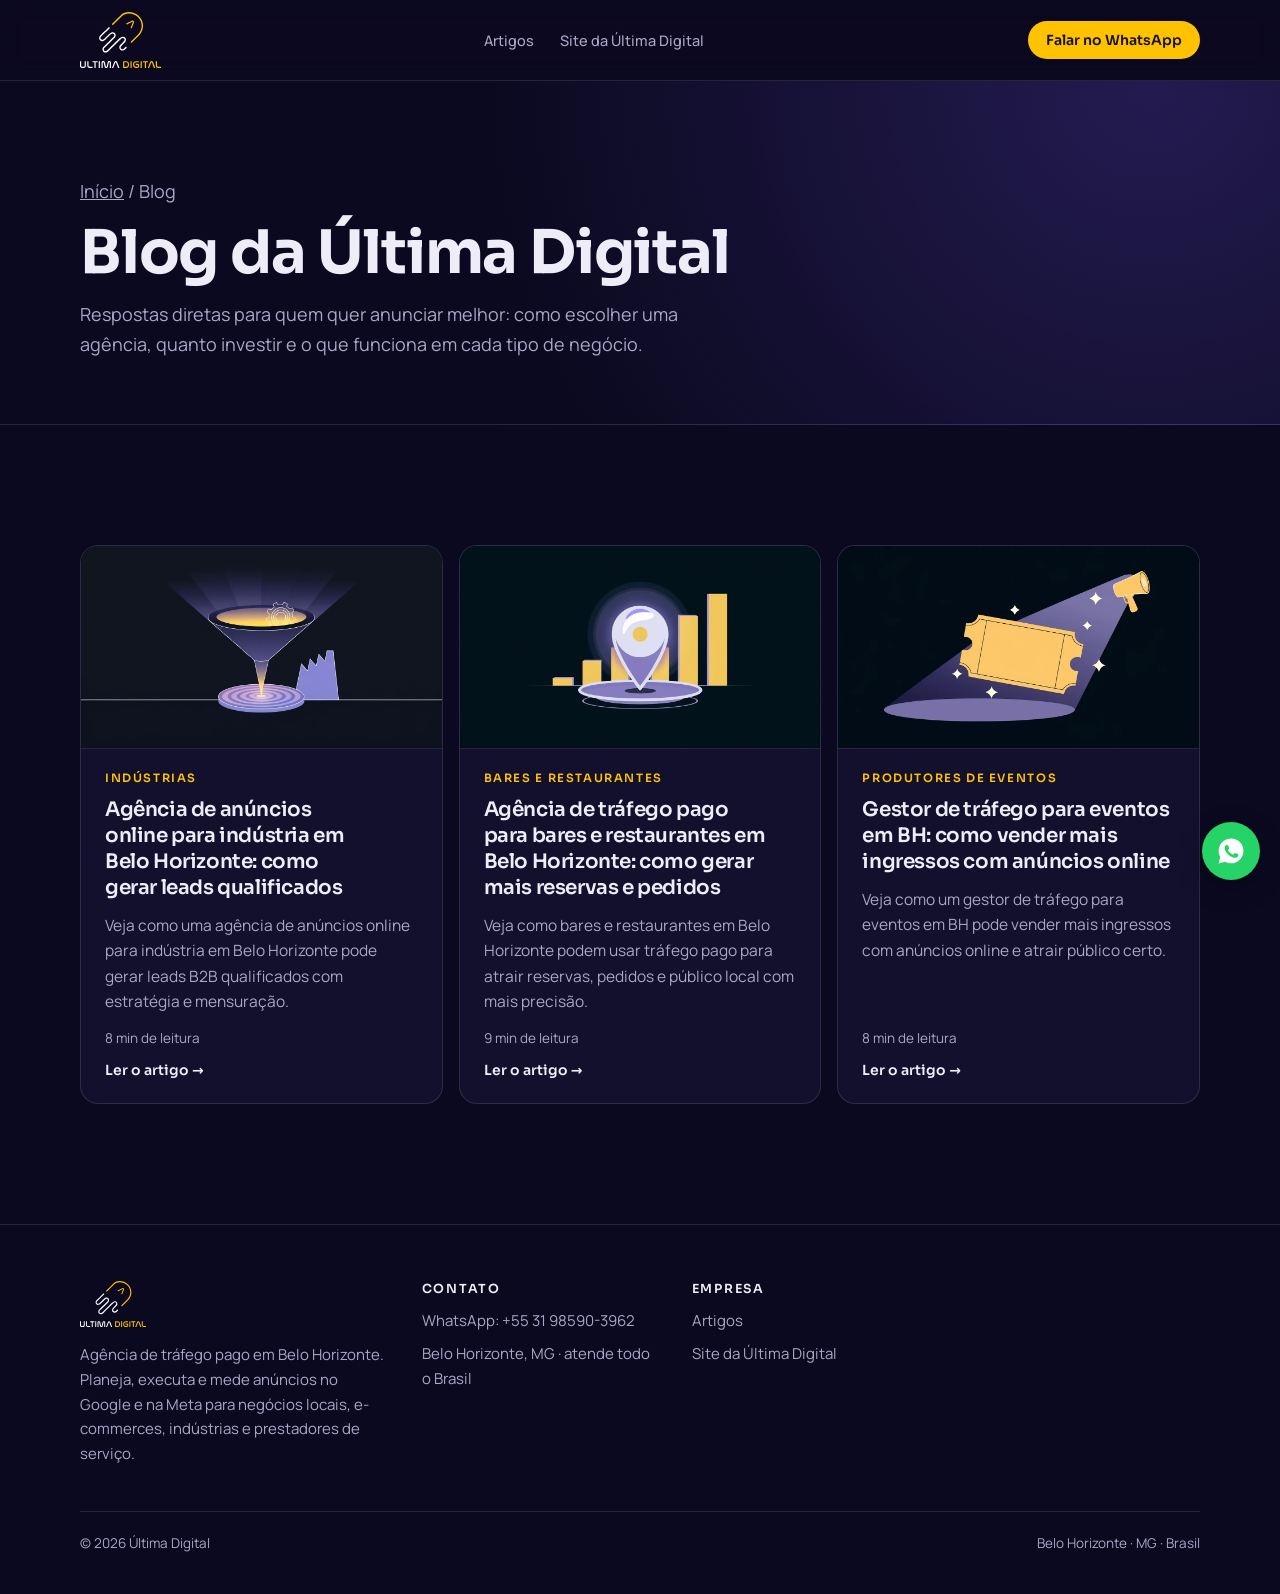
<file: index.html>
<!doctype html>
<html lang="pt-BR">
<head>
<meta name="robots" content="noindex, nofollow">
<meta charset="utf-8">
<meta name="viewport" content="width=device-width, initial-scale=1, viewport-fit=cover">
<title>Blog da Última Digital</title>
<meta name="description" content="Respostas diretas para quem quer anunciar melhor: como escolher uma agência, quanto investir e o que funciona em cada tipo de negócio.">
<link rel="canonical" href="https://blog.ultima-teste.local/">
<link rel="alternate" type="application/rss+xml" title="Última Digital" href="feed.xml">
<meta property="og:type" content="website">
<meta property="og:site_name" content="Última Digital">
<meta property="og:title" content="Blog da Última Digital">
<meta property="og:description" content="Respostas diretas para quem quer anunciar melhor: como escolher uma agência, quanto investir e o que funciona em cada tipo de negócio.">
<meta property="og:url" content="https://blog.ultima-teste.local/">
<meta property="og:image" content="https://blog.ultima-teste.local/assets/banner-v1.jpg">
<meta property="og:locale" content="pt_BR">
<meta name="twitter:card" content="summary_large_image">
<link rel="icon" href="assets/icone.svg">
<link rel="stylesheet" href="assets/fontes.css">
<style>:root{
  --fundo:#0b0920;--fundo-2:#13102e;--fundo-3:#1c1840;--fundo-rodape:#0b0920;
  --texto:#eeecf7;--suave:#aaa6c6;--destaque:#ffc200;--destaque-hover:#ffd34d;
  --texto-destaque:#17120a;--secundaria:#7b5cff;
  --fundo-rgb:11,9,32;--texto-rgb:238,236,247;--destaque-rgb:255,194,0;--secundaria-rgb:123,92,255;
  --titulo:'Sora',system-ui,sans-serif;--corpo:'Manrope',system-ui,-apple-system,'Segoe UI',sans-serif;
}</style>
<link rel="stylesheet" href="assets/estilo.css">
<script type="application/ld+json">{"@context":"https://schema.org","@type":"Blog","name":"Blog da \u00DAltima Digital","url":"https://blog.ultima-teste.local/","publisher":{"@id":"https://ultimadigital.com.br/#empresa"}}</script>
<script type="application/ld+json">{"@context":"https://schema.org","@type":"BreadcrumbList","itemListElement":[{"@type":"ListItem","position":1,"name":"In\u00EDcio","item":"https://ultimadigital.com.br/"},{"@type":"ListItem","position":2,"name":"Blog","item":"https://blog.ultima-teste.local/"}]}</script>
</head>
<body>

<header class="topo">
  <div class="cx">
    <a href="./" aria-label="Última Digital, início"><img src="assets/logo.svg" alt="Última Digital" width="200" height="56" style="height:56px;width:auto"></a>
    <nav aria-label="Seções">
      <a href="./">Artigos</a>
      <a href="https://ultimadigital.com.br/">Site da Última Digital</a>
    </nav>
    <a class="btn btn-amarelo" href="https://wa.me/5531985903962?text=Ol%C3%A1%21%20Vim%20pelo%20site%20e%20quero%20fazer%20meu%20neg%C3%B3cio%20crescer.">Falar no WhatsApp</a>
  </div>
</header>

<main>
<section class="blog-topo">
  <div class="cx">
    <p class="trilha"><a href="https://ultimadigital.com.br/">Início</a> / Blog</p>
    <h1>Blog da Última Digital</h1>
<p>Respostas diretas para quem quer anunciar melhor: como escolher uma agência, quanto investir e o que funciona em cada tipo de negócio.</p>  </div>
</section>
<section class="bloco"><div class="cx">
<ul class="blog-cards">
  <li class="blog-card"><a href="agencia-de-anuncios-online-para-industria-em-belo-horizonte-como-gerar/"><span class="capa-box"><img class="capa" src="assets/capas/agencia-de-anuncios-online-para-industria-em-belo-horizonte-como-gerar.webp" width="1280" height="718" loading="lazy" alt="Capa do artigo: Agência de anúncios online para indústria em Belo Horizonte: como gerar leads qualificados"></span><div class="corpo"><span class="tag">indústrias</span><h3>Agência de anúncios online para indústria em Belo Horizonte: como gerar leads qualificados</h3><p>Veja como uma agência de anúncios online para indústria em Belo Horizonte pode gerar leads B2B qualificados com estratégia e mensuração.</p>
    <span class="meta">8 min de leitura</span><span class="ler">Ler o artigo &rarr;</span></div></a></li>
  <li class="blog-card"><a href="agencia-de-trafego-pago-para-bares-e-restaurantes-em-belo-horizonte/"><span class="capa-box"><img class="capa" src="assets/capas/agencia-de-trafego-pago-para-bares-e-restaurantes-em-belo-horizonte.webp" width="1280" height="718" loading="lazy" alt="Capa do artigo: Agência de tráfego pago para bares e restaurantes em Belo Horizonte: como gerar mais reservas e pedidos"></span><div class="corpo"><span class="tag">bares e restaurantes</span><h3>Agência de tráfego pago para bares e restaurantes em Belo Horizonte: como gerar mais reservas e pedidos</h3><p>Veja como bares e restaurantes em Belo Horizonte podem usar tráfego pago para atrair reservas, pedidos e público local com mais precisão.</p>
    <span class="meta">9 min de leitura</span><span class="ler">Ler o artigo &rarr;</span></div></a></li>
  <li class="blog-card"><a href="gestor-de-trafego-para-eventos-em-bh-como-vender-mais-ingressos-com/"><span class="capa-box"><img class="capa" src="assets/capas/gestor-de-trafego-para-eventos-em-bh-como-vender-mais-ingressos-com.webp" width="1280" height="718" loading="lazy" alt="Capa do artigo: Gestor de tráfego para eventos em BH: como vender mais ingressos com anúncios online"></span><div class="corpo"><span class="tag">produtores de eventos</span><h3>Gestor de tráfego para eventos em BH: como vender mais ingressos com anúncios online</h3><p>Veja como um gestor de tráfego para eventos em BH pode vender mais ingressos com anúncios online e atrair público certo.</p>
    <span class="meta">8 min de leitura</span><span class="ler">Ler o artigo &rarr;</span></div></a></li>
</ul>

</div></section>

</main>

<footer>
  <div class="cx">
    <div class="rod">
      <div>
        <img src="assets/logo.svg" alt="Última Digital" width="200" height="46" style="height:46px;width:auto">
        <p>Agência de tráfego pago em Belo Horizonte. Planeja, executa e mede anúncios no Google e na Meta para negócios locais, e-commerces, indústrias e prestadores de serviço.</p>
      </div>
      <div>
        <h3>Contato</h3>
        <ul>
          <li>WhatsApp: +55 31 98590-3962</li>
          <li>Belo Horizonte, MG &middot; atende todo o Brasil</li>
        </ul>
      </div>
      <div>
        <h3>Empresa</h3>
        <ul>
          <li><a href="./">Artigos</a></li>
          <li><a href="https://ultimadigital.com.br/">Site da Última Digital</a></li>
        </ul>
      </div>
    </div>
    <div class="copy">
      <span>&copy; 2026 Última Digital</span>
      <span>Belo Horizonte &middot; MG &middot; Brasil</span>
    </div>
  </div>
</footer>

<a class="whats" href="https://wa.me/5531985903962?text=Ol%C3%A1%21%20Vim%20pelo%20site%20e%20quero%20fazer%20meu%20neg%C3%B3cio%20crescer." aria-label="Falar no WhatsApp">
  <svg viewBox="0 0 24 24" aria-hidden="true"><path fill="#fff" d="M12.04 2C6.58 2 2.13 6.45 2.13 11.91c0 1.75.46 3.45 1.32 4.95L2.05 22l5.25-1.38a9.9 9.9 0 0 0 4.74 1.21h.01c5.46 0 9.91-4.45 9.91-9.91A9.86 9.86 0 0 0 12.04 2Zm5.8 14.03c-.24.68-1.41 1.3-1.95 1.35-.5.05-.97.23-3.26-.68-2.76-1.09-4.5-3.91-4.64-4.09-.13-.18-1.1-1.47-1.1-2.81 0-1.33.7-1.99.95-2.26.24-.27.53-.34.71-.34h.51c.16 0 .38-.06.6.46.23.54.77 1.87.84 2 .07.14.11.3.02.48-.09.18-.14.29-.27.45-.14.16-.29.35-.41.47-.14.14-.28.28-.12.55.16.27.7 1.16 1.51 1.88 1.04.93 1.91 1.21 2.18 1.35.27.14.43.11.59-.07.16-.18.68-.79.86-1.07.18-.27.36-.23.61-.14.25.09 1.58.75 1.85.88.27.14.45.2.52.32.07.11.07.66-.17 1.33Z"/></svg>
</a>
</body>
</html>
</file>
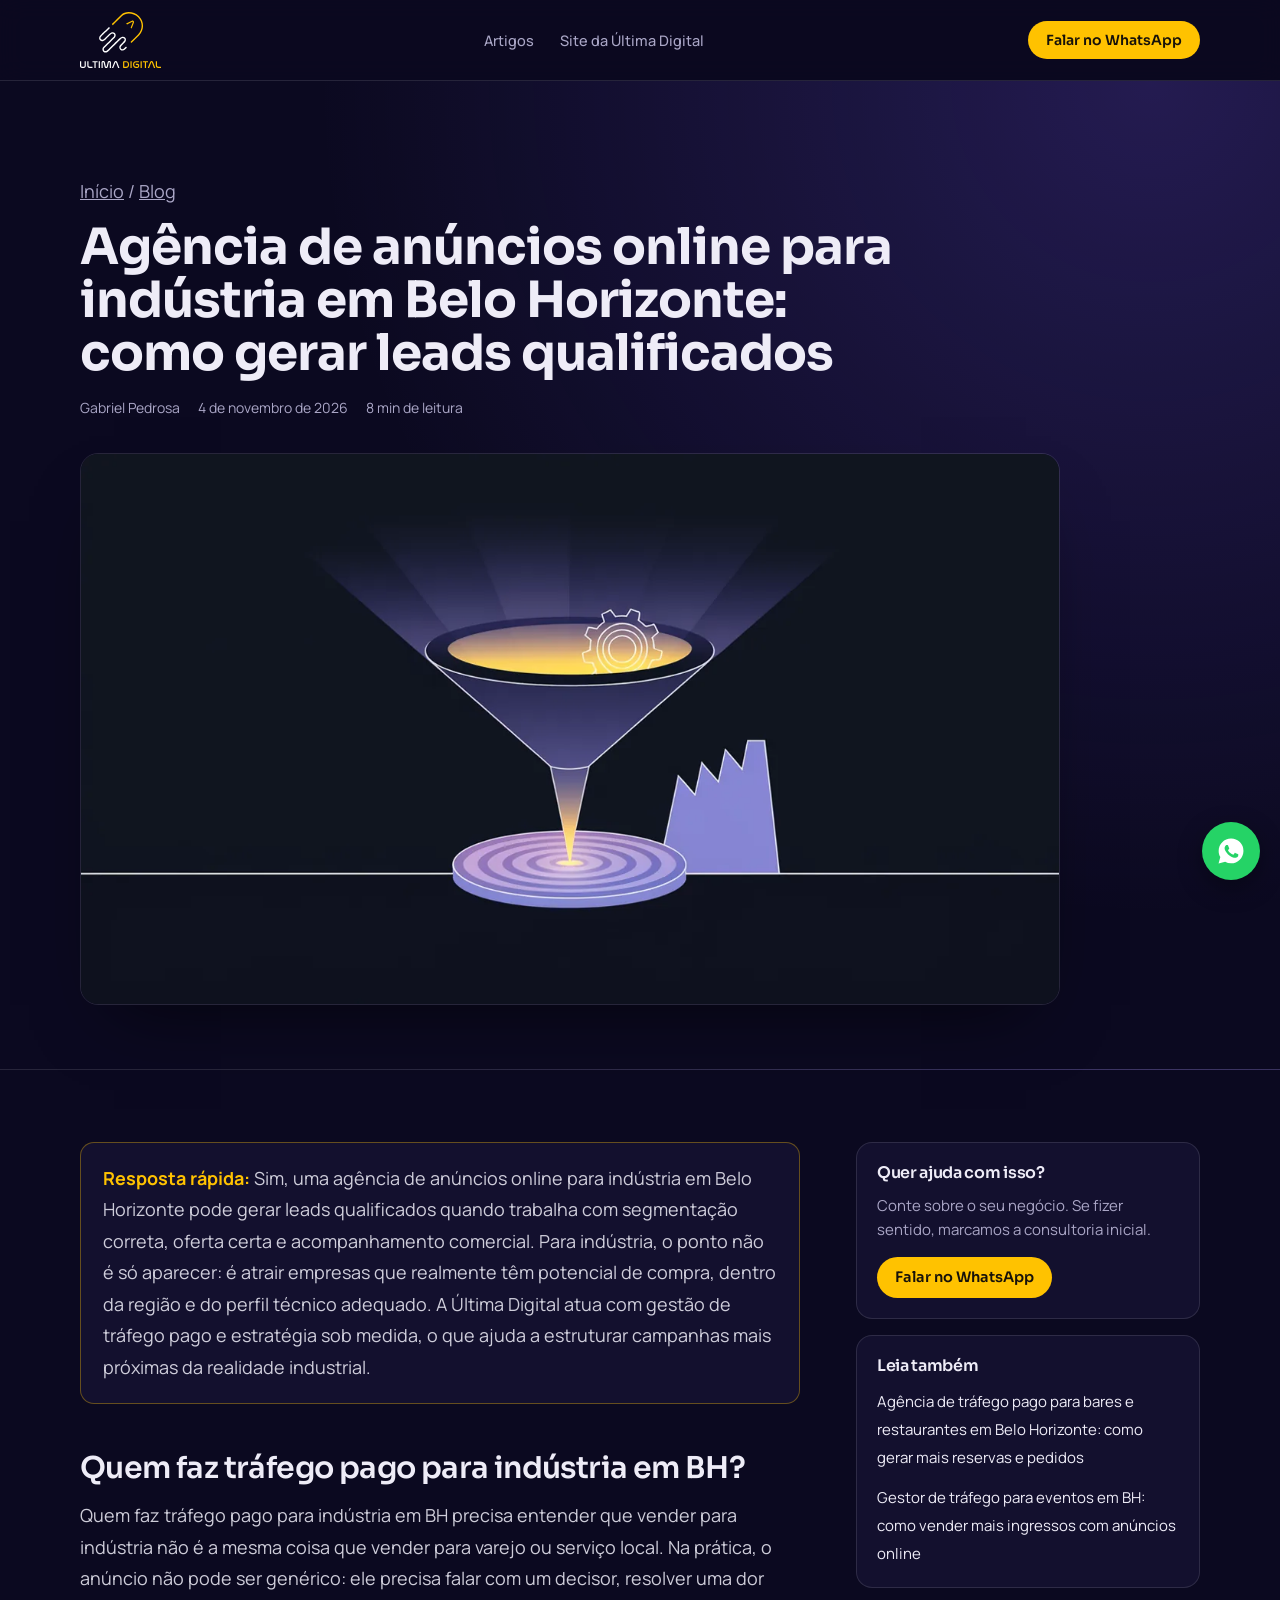
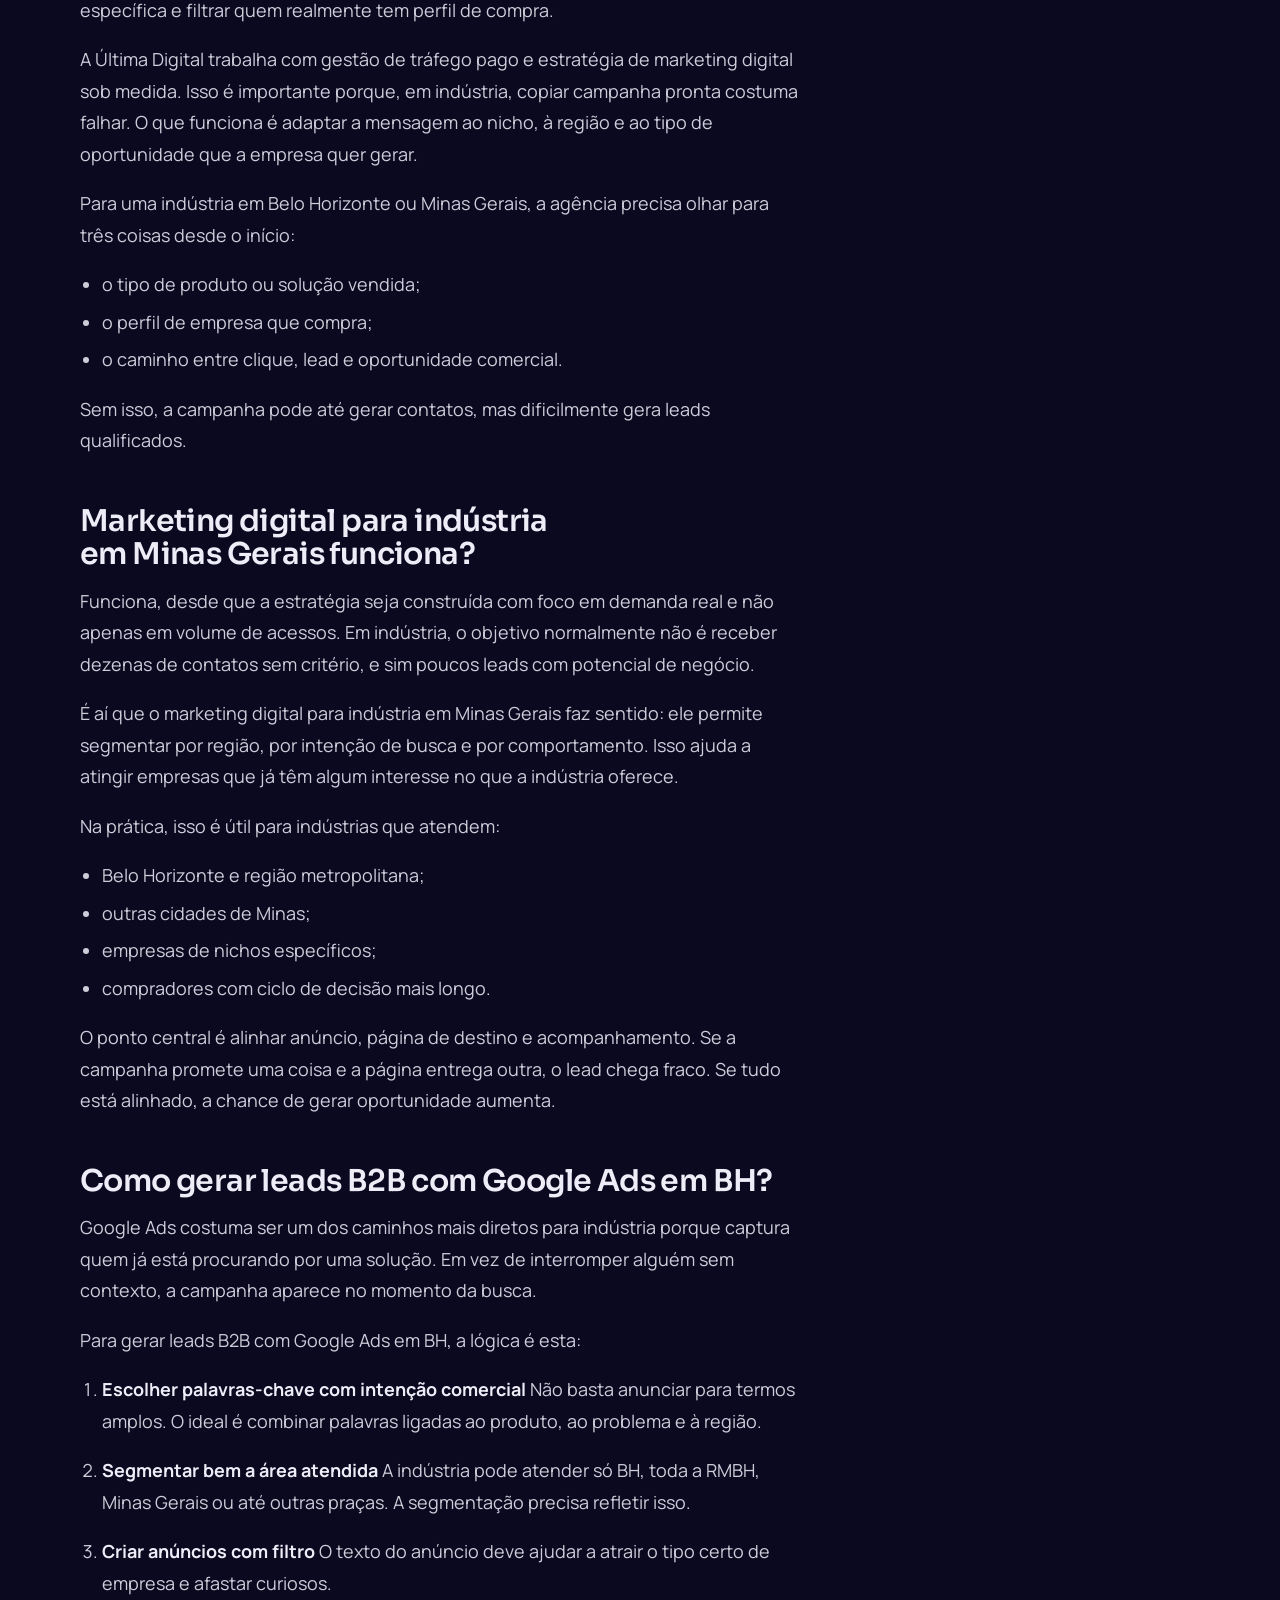
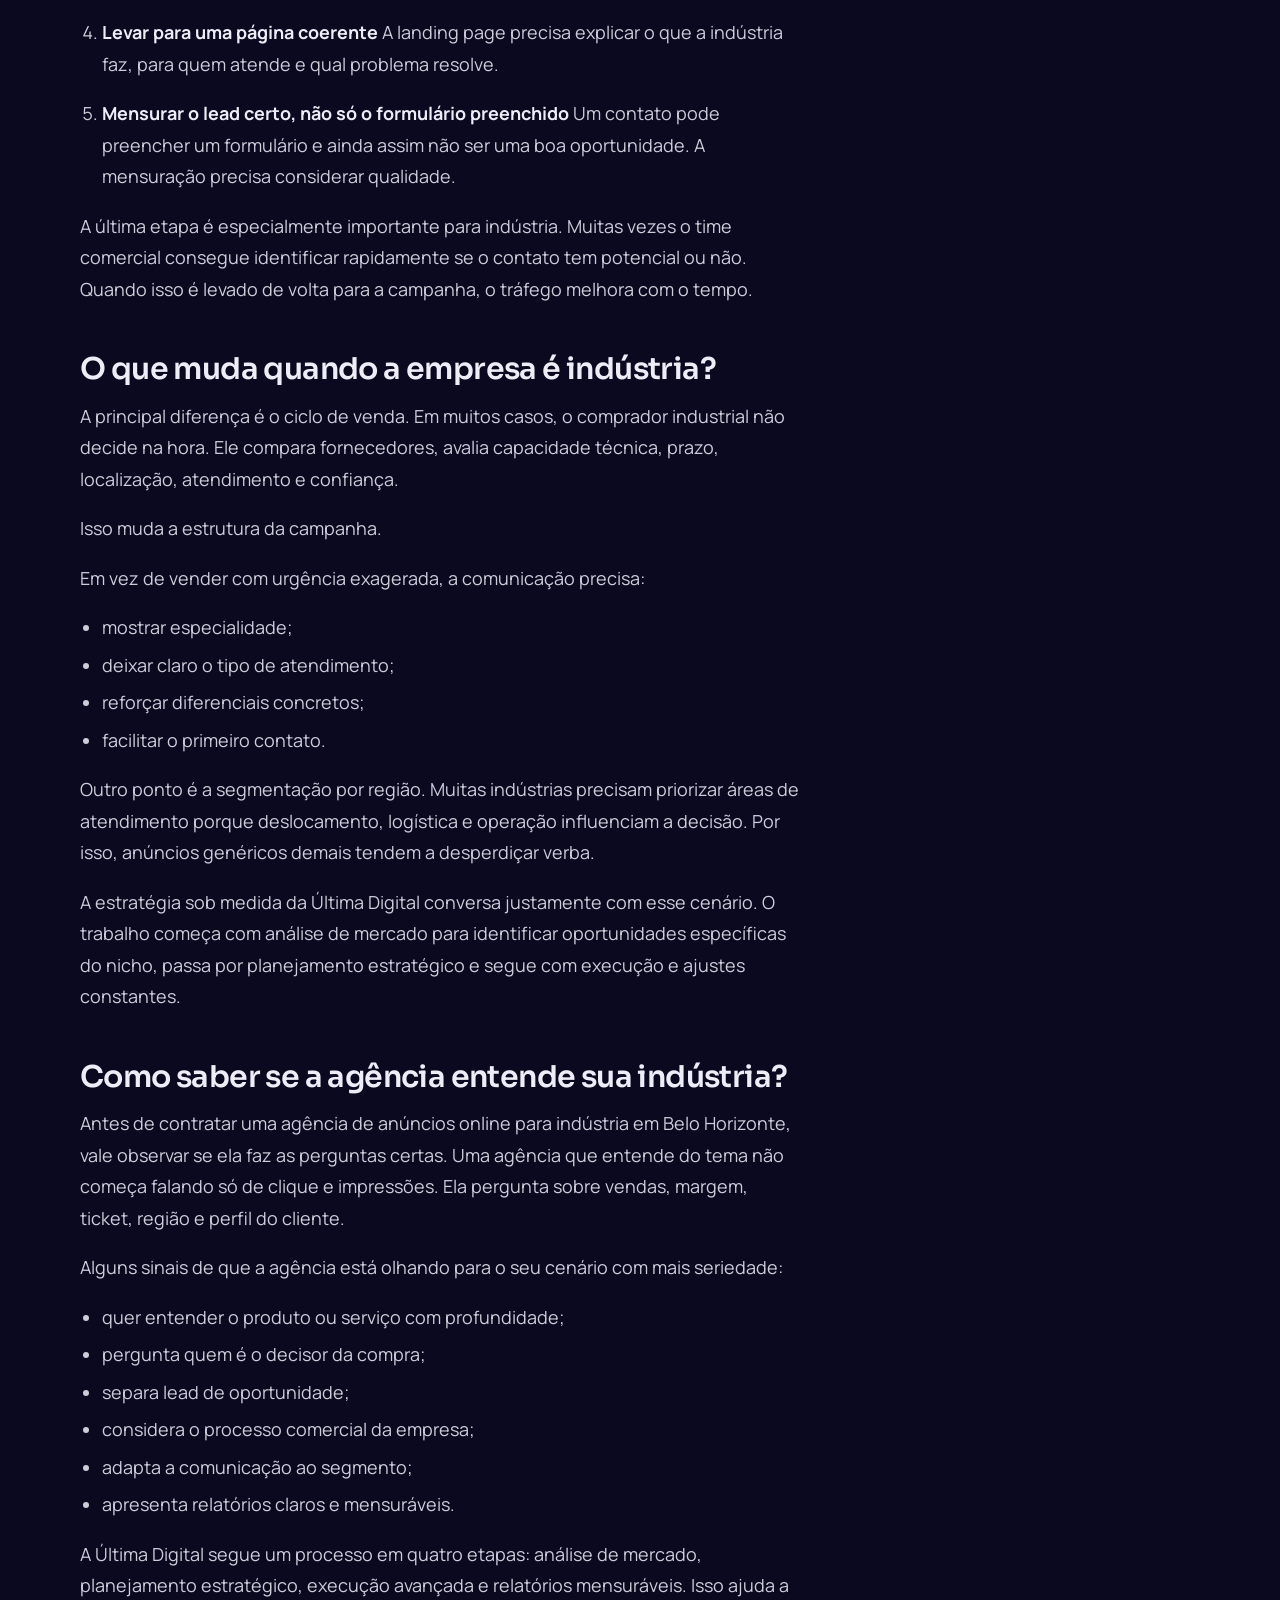
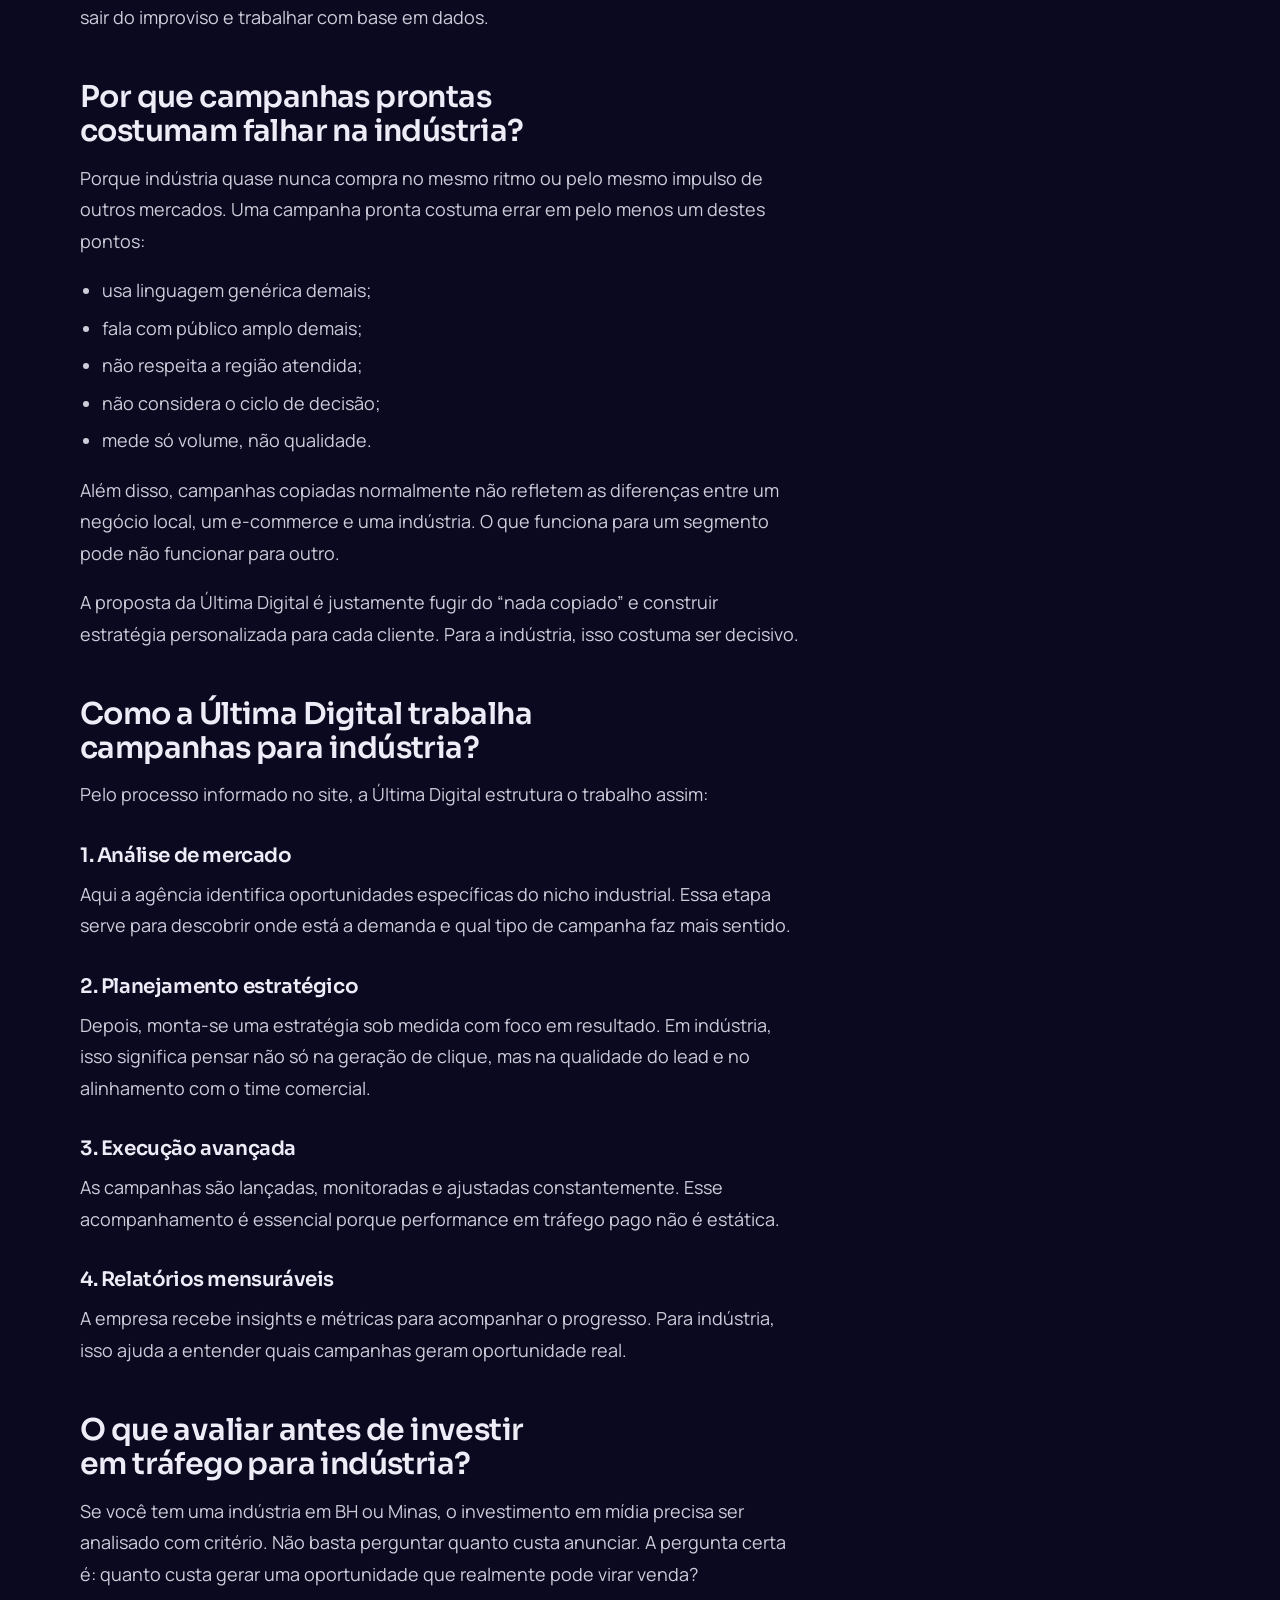
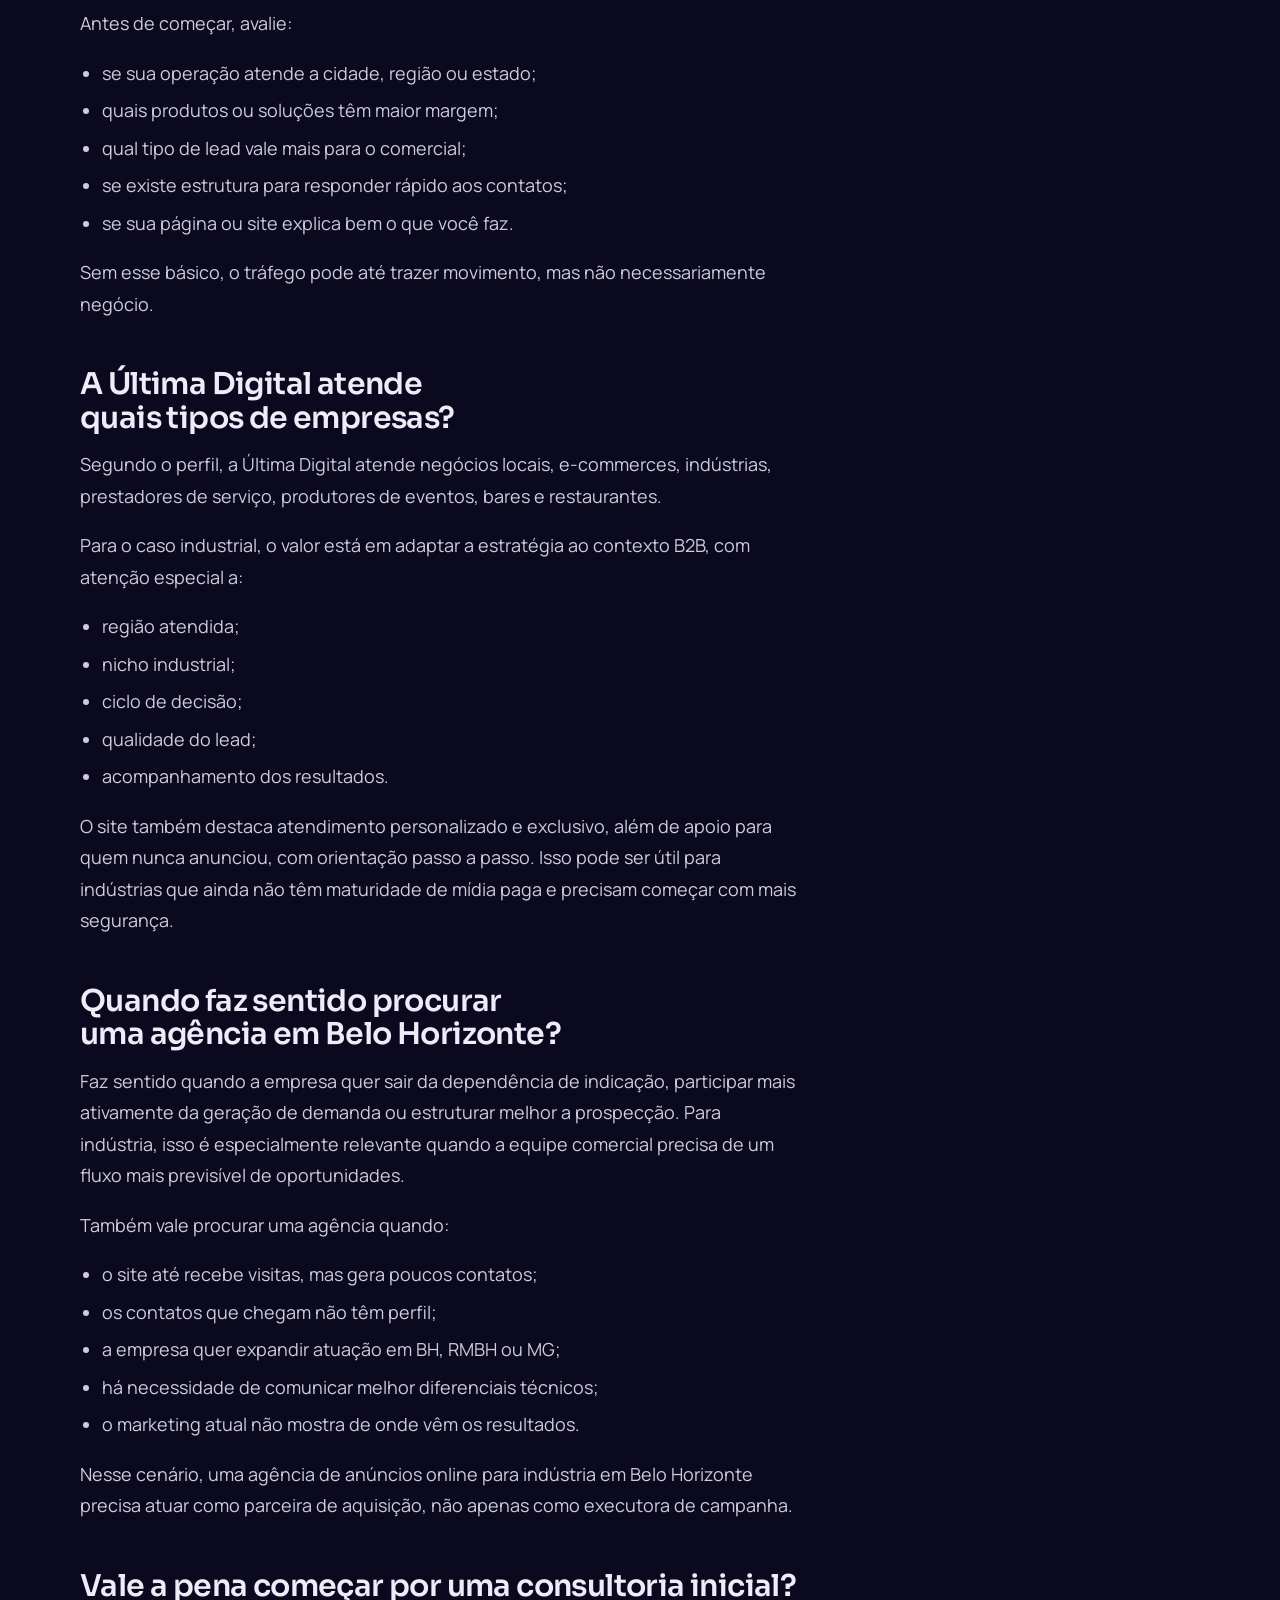
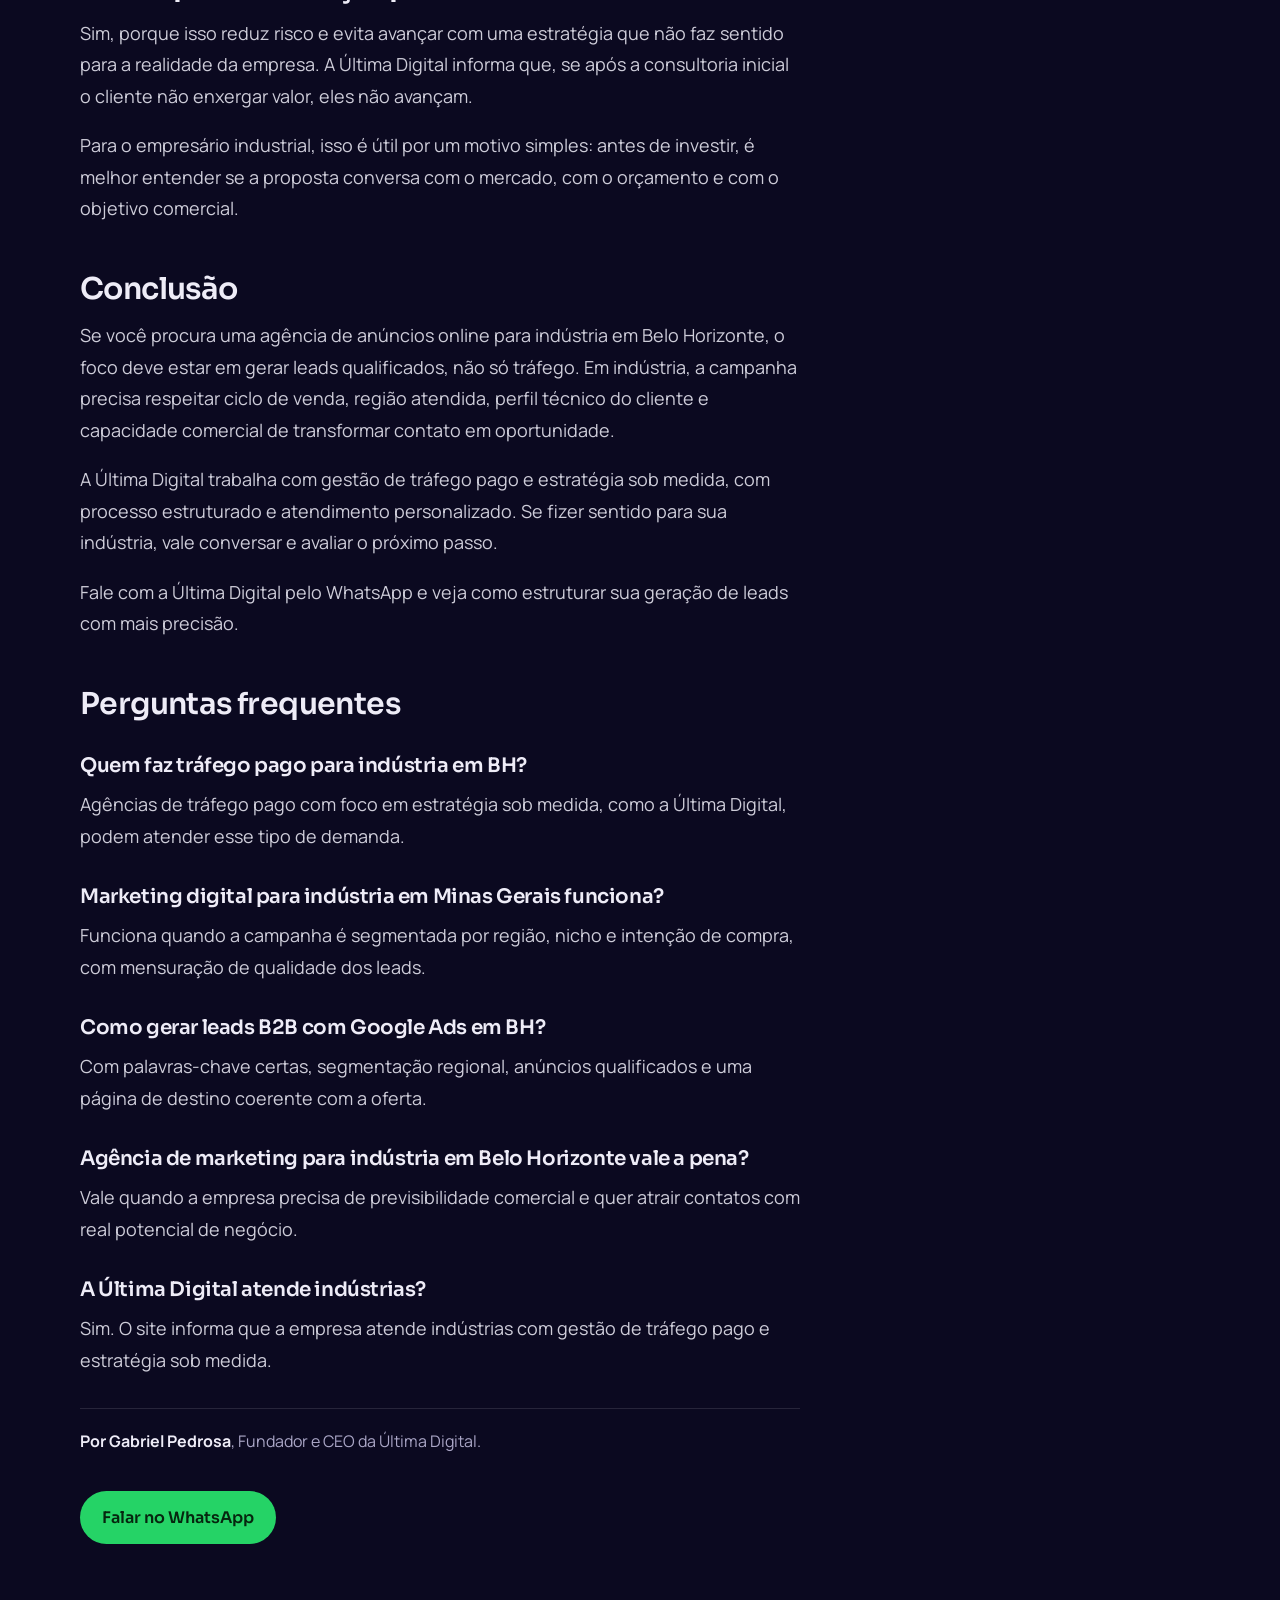
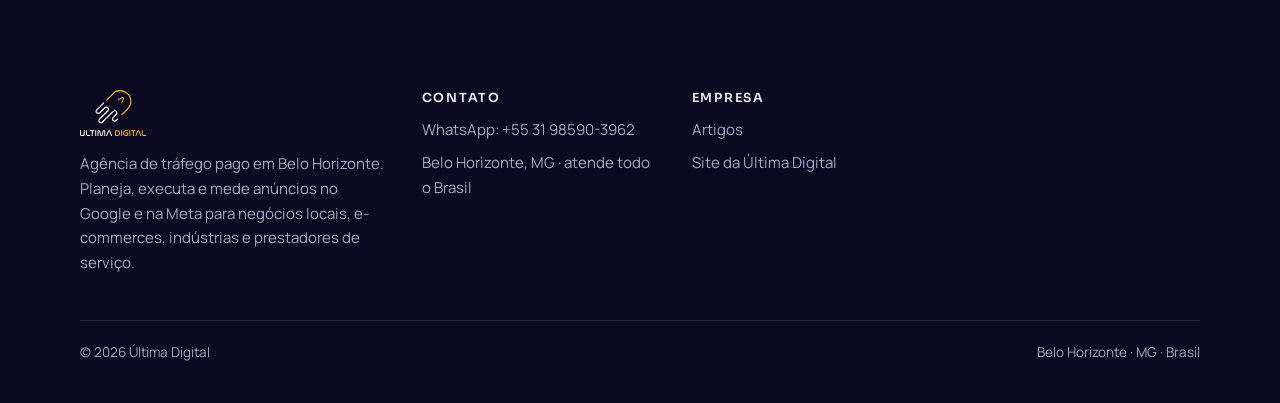
<file: agencia-de-anuncios-online-para-industria-em-belo-horizonte-como-gerar/index.html>
<!doctype html>
<html lang="pt-BR">
<head>
<meta name="robots" content="noindex, nofollow">
<meta charset="utf-8">
<meta name="viewport" content="width=device-width, initial-scale=1, viewport-fit=cover">
<title>Agência de anúncios online para indústria em Belo Horizonte</title>
<meta name="description" content="Veja como uma agência de anúncios online para indústria em Belo Horizonte pode gerar leads B2B qualificados com estratégia e mensuração.">
<link rel="canonical" href="https://blog.ultima-teste.local/agencia-de-anuncios-online-para-industria-em-belo-horizonte-como-gerar/">
<link rel="alternate" type="application/rss+xml" title="Última Digital" href="../feed.xml">
<meta property="og:type" content="article">
<meta property="og:site_name" content="Última Digital">
<meta property="og:title" content="Agência de anúncios online para indústria em Belo Horizonte">
<meta property="og:description" content="Veja como uma agência de anúncios online para indústria em Belo Horizonte pode gerar leads B2B qualificados com estratégia e mensuração.">
<meta property="og:url" content="https://blog.ultima-teste.local/agencia-de-anuncios-online-para-industria-em-belo-horizonte-como-gerar/">
<meta property="og:image" content="https://enzoofs.github.io/ultima-blog-preview/assets/capas/agencia-de-anuncios-online-para-industria-em-belo-horizonte-como-gerar.webp">
<meta property="og:locale" content="pt_BR">
<meta name="twitter:card" content="summary_large_image">
<link rel="icon" href="../assets/icone.svg">
<link rel="stylesheet" href="../assets/fontes.css">
<style>:root{
  --fundo:#0b0920;--fundo-2:#13102e;--fundo-3:#1c1840;--fundo-rodape:#0b0920;
  --texto:#eeecf7;--suave:#aaa6c6;--destaque:#ffc200;--destaque-hover:#ffd34d;
  --texto-destaque:#17120a;--secundaria:#7b5cff;
  --fundo-rgb:11,9,32;--texto-rgb:238,236,247;--destaque-rgb:255,194,0;--secundaria-rgb:123,92,255;
  --titulo:'Sora',system-ui,sans-serif;--corpo:'Manrope',system-ui,-apple-system,'Segoe UI',sans-serif;
}</style>
<link rel="stylesheet" href="../assets/estilo.css">
<script type="application/ld+json">{"@context":"https://schema.org","@type":"BreadcrumbList","itemListElement":[{"@type":"ListItem","position":1,"name":"In\u00EDcio","item":"https://ultimadigital.com.br/"},{"@type":"ListItem","position":2,"name":"Blog","item":"https://blog.ultima-teste.local/"},{"@type":"ListItem","position":3,"name":"Ag\u00EAncia de an\u00FAncios online para ind\u00FAstria em Belo Horizonte: como gerar leads qualificados","item":"https://blog.ultima-teste.local/agencia-de-anuncios-online-para-industria-em-belo-horizonte-como-gerar/"}]}</script>
</head>
<body>

<header class="topo">
  <div class="cx">
    <a href="../" aria-label="Última Digital, início"><img src="../assets/logo.svg" alt="Última Digital" width="200" height="56" style="height:56px;width:auto"></a>
    <nav aria-label="Seções">
      <a href="../">Artigos</a>
      <a href="https://ultimadigital.com.br/">Site da Última Digital</a>
    </nav>
    <a class="btn btn-amarelo" href="https://wa.me/5531985903962?text=Ol%C3%A1%21%20Vim%20pelo%20site%20e%20quero%20fazer%20meu%20neg%C3%B3cio%20crescer.">Falar no WhatsApp</a>
  </div>
</header>

<main>
<section class="blog-topo post-cab">
  <div class="cx">
    <p class="trilha"><a href="https://ultimadigital.com.br/">Início</a> / <a href="../">Blog</a></p>
    <h1>Agência de anúncios online para indústria em Belo Horizonte: como gerar leads qualificados</h1>
    <div class="post-meta"><span>Gabriel Pedrosa</span><span>4 de novembro de 2026</span><span>8 min de leitura</span></div><figure class="capa-artigo"><img src="../assets/capas/agencia-de-anuncios-online-para-industria-em-belo-horizonte-como-gerar.webp" width="1280" height="718" alt="Capa do artigo: Agência de anúncios online para indústria em Belo Horizonte: como gerar leads qualificados"></figure>
  </div>
</section>
<article class="post">
  <div class="cx">
    <div class="prosa"><p class="resposta-direta"><strong>Resposta rápida:</strong> Sim, uma agência de anúncios online para indústria em Belo Horizonte pode gerar leads qualificados quando trabalha com segmentação correta, oferta certa e acompanhamento comercial. Para indústria, o ponto não é só aparecer: é atrair empresas que realmente têm potencial de compra, dentro da região e do perfil técnico adequado. A Última Digital atua com gestão de tráfego pago e estratégia sob medida, o que ajuda a estruturar campanhas mais próximas da realidade industrial.</p>
<h2>Quem faz tráfego pago para indústria em BH?</h2>
<p>Quem faz tráfego pago para indústria em BH precisa entender que vender para indústria não é a mesma coisa que vender para varejo ou serviço local. Na prática, o anúncio não pode ser genérico: ele precisa falar com um decisor, resolver uma dor específica e filtrar quem realmente tem perfil de compra.</p>
<p>A Última Digital trabalha com gestão de tráfego pago e estratégia de marketing digital sob medida. Isso é importante porque, em indústria, copiar campanha pronta costuma falhar. O que funciona é adaptar a mensagem ao nicho, à região e ao tipo de oportunidade que a empresa quer gerar.</p>
<p>Para uma indústria em Belo Horizonte ou Minas Gerais, a agência precisa olhar para três coisas desde o início:</p>
<ul>
<li>o tipo de produto ou solução vendida;</li>
<li>o perfil de empresa que compra;</li>
<li>o caminho entre clique, lead e oportunidade comercial.</li>
</ul>
<p>Sem isso, a campanha pode até gerar contatos, mas dificilmente gera leads qualificados.</p>
<h2>Marketing digital para indústria em Minas Gerais funciona?</h2>
<p>Funciona, desde que a estratégia seja construída com foco em demanda real e não apenas em volume de acessos. Em indústria, o objetivo normalmente não é receber dezenas de contatos sem critério, e sim poucos leads com potencial de negócio.</p>
<p>É aí que o marketing digital para indústria em Minas Gerais faz sentido: ele permite segmentar por região, por intenção de busca e por comportamento. Isso ajuda a atingir empresas que já têm algum interesse no que a indústria oferece.</p>
<p>Na prática, isso é útil para indústrias que atendem:</p>
<ul>
<li>Belo Horizonte e região metropolitana;</li>
<li>outras cidades de Minas;</li>
<li>empresas de nichos específicos;</li>
<li>compradores com ciclo de decisão mais longo.</li>
</ul>
<p>O ponto central é alinhar anúncio, página de destino e acompanhamento. Se a campanha promete uma coisa e a página entrega outra, o lead chega fraco. Se tudo está alinhado, a chance de gerar oportunidade aumenta.</p>
<h2>Como gerar leads B2B com Google Ads em BH?</h2>
<p>Google Ads costuma ser um dos caminhos mais diretos para indústria porque captura quem já está procurando por uma solução. Em vez de interromper alguém sem contexto, a campanha aparece no momento da busca.</p>
<p>Para gerar leads B2B com Google Ads em BH, a lógica é esta:</p>
<ol>
<li><p><strong>Escolher palavras-chave com intenção comercial</strong>
Não basta anunciar para termos amplos. O ideal é combinar palavras ligadas ao produto, ao problema e à região.</p>
</li>
<li><p><strong>Segmentar bem a área atendida</strong>
A indústria pode atender só BH, toda a RMBH, Minas Gerais ou até outras praças. A segmentação precisa refletir isso.</p>
</li>
<li><p><strong>Criar anúncios com filtro</strong>
O texto do anúncio deve ajudar a atrair o tipo certo de empresa e afastar curiosos.</p>
</li>
<li><p><strong>Levar para uma página coerente</strong>
A landing page precisa explicar o que a indústria faz, para quem atende e qual problema resolve.</p>
</li>
<li><p><strong>Mensurar o lead certo, não só o formulário preenchido</strong>
Um contato pode preencher um formulário e ainda assim não ser uma boa oportunidade. A mensuração precisa considerar qualidade.</p>
</li>
</ol>
<p>A última etapa é especialmente importante para indústria. Muitas vezes o time comercial consegue identificar rapidamente se o contato tem potencial ou não. Quando isso é levado de volta para a campanha, o tráfego melhora com o tempo.</p>
<h2>O que muda quando a empresa é indústria?</h2>
<p>A principal diferença é o ciclo de venda. Em muitos casos, o comprador industrial não decide na hora. Ele compara fornecedores, avalia capacidade técnica, prazo, localização, atendimento e confiança.</p>
<p>Isso muda a estrutura da campanha.</p>
<p>Em vez de vender com urgência exagerada, a comunicação precisa:</p>
<ul>
<li>mostrar especialidade;</li>
<li>deixar claro o tipo de atendimento;</li>
<li>reforçar diferenciais concretos;</li>
<li>facilitar o primeiro contato.</li>
</ul>
<p>Outro ponto é a segmentação por região. Muitas indústrias precisam priorizar áreas de atendimento porque deslocamento, logística e operação influenciam a decisão. Por isso, anúncios genéricos demais tendem a desperdiçar verba.</p>
<p>A estratégia sob medida da Última Digital conversa justamente com esse cenário. O trabalho começa com análise de mercado para identificar oportunidades específicas do nicho, passa por planejamento estratégico e segue com execução e ajustes constantes.</p>
<h2>Como saber se a agência entende sua indústria?</h2>
<p>Antes de contratar uma agência de anúncios online para indústria em Belo Horizonte, vale observar se ela faz as perguntas certas. Uma agência que entende do tema não começa falando só de clique e impressões. Ela pergunta sobre vendas, margem, ticket, região e perfil do cliente.</p>
<p>Alguns sinais de que a agência está olhando para o seu cenário com mais seriedade:</p>
<ul>
<li>quer entender o produto ou serviço com profundidade;</li>
<li>pergunta quem é o decisor da compra;</li>
<li>separa lead de oportunidade;</li>
<li>considera o processo comercial da empresa;</li>
<li>adapta a comunicação ao segmento;</li>
<li>apresenta relatórios claros e mensuráveis.</li>
</ul>
<p>A Última Digital segue um processo em quatro etapas: análise de mercado, planejamento estratégico, execução avançada e relatórios mensuráveis. Isso ajuda a sair do improviso e trabalhar com base em dados.</p>
<h2>Por que campanhas prontas costumam falhar na indústria?</h2>
<p>Porque indústria quase nunca compra no mesmo ritmo ou pelo mesmo impulso de outros mercados. Uma campanha pronta costuma errar em pelo menos um destes pontos:</p>
<ul>
<li>usa linguagem genérica demais;</li>
<li>fala com público amplo demais;</li>
<li>não respeita a região atendida;</li>
<li>não considera o ciclo de decisão;</li>
<li>mede só volume, não qualidade.</li>
</ul>
<p>Além disso, campanhas copiadas normalmente não refletem as diferenças entre um negócio local, um e-commerce e uma indústria. O que funciona para um segmento pode não funcionar para outro.</p>
<p>A proposta da Última Digital é justamente fugir do “nada copiado” e construir estratégia personalizada para cada cliente. Para a indústria, isso costuma ser decisivo.</p>
<h2>Como a Última Digital trabalha campanhas para indústria?</h2>
<p>Pelo processo informado no site, a Última Digital estrutura o trabalho assim:</p>
<h3>1. Análise de mercado</h3>
<p>Aqui a agência identifica oportunidades específicas do nicho industrial. Essa etapa serve para descobrir onde está a demanda e qual tipo de campanha faz mais sentido.</p>
<h3>2. Planejamento estratégico</h3>
<p>Depois, monta-se uma estratégia sob medida com foco em resultado. Em indústria, isso significa pensar não só na geração de clique, mas na qualidade do lead e no alinhamento com o time comercial.</p>
<h3>3. Execução avançada</h3>
<p>As campanhas são lançadas, monitoradas e ajustadas constantemente. Esse acompanhamento é essencial porque performance em tráfego pago não é estática.</p>
<h3>4. Relatórios mensuráveis</h3>
<p>A empresa recebe insights e métricas para acompanhar o progresso. Para indústria, isso ajuda a entender quais campanhas geram oportunidade real.</p>
<h2>O que avaliar antes de investir em tráfego para indústria?</h2>
<p>Se você tem uma indústria em BH ou Minas, o investimento em mídia precisa ser analisado com critério. Não basta perguntar quanto custa anunciar. A pergunta certa é: quanto custa gerar uma oportunidade que realmente pode virar venda?</p>
<p>Antes de começar, avalie:</p>
<ul>
<li>se sua operação atende a cidade, região ou estado;</li>
<li>quais produtos ou soluções têm maior margem;</li>
<li>qual tipo de lead vale mais para o comercial;</li>
<li>se existe estrutura para responder rápido aos contatos;</li>
<li>se sua página ou site explica bem o que você faz.</li>
</ul>
<p>Sem esse básico, o tráfego pode até trazer movimento, mas não necessariamente negócio.</p>
<h2>A Última Digital atende quais tipos de empresas?</h2>
<p>Segundo o perfil, a Última Digital atende negócios locais, e-commerces, indústrias, prestadores de serviço, produtores de eventos, bares e restaurantes.</p>
<p>Para o caso industrial, o valor está em adaptar a estratégia ao contexto B2B, com atenção especial a:</p>
<ul>
<li>região atendida;</li>
<li>nicho industrial;</li>
<li>ciclo de decisão;</li>
<li>qualidade do lead;</li>
<li>acompanhamento dos resultados.</li>
</ul>
<p>O site também destaca atendimento personalizado e exclusivo, além de apoio para quem nunca anunciou, com orientação passo a passo. Isso pode ser útil para indústrias que ainda não têm maturidade de mídia paga e precisam começar com mais segurança.</p>
<h2>Quando faz sentido procurar uma agência em Belo Horizonte?</h2>
<p>Faz sentido quando a empresa quer sair da dependência de indicação, participar mais ativamente da geração de demanda ou estruturar melhor a prospecção. Para indústria, isso é especialmente relevante quando a equipe comercial precisa de um fluxo mais previsível de oportunidades.</p>
<p>Também vale procurar uma agência quando:</p>
<ul>
<li>o site até recebe visitas, mas gera poucos contatos;</li>
<li>os contatos que chegam não têm perfil;</li>
<li>a empresa quer expandir atuação em BH, RMBH ou MG;</li>
<li>há necessidade de comunicar melhor diferenciais técnicos;</li>
<li>o marketing atual não mostra de onde vêm os resultados.</li>
</ul>
<p>Nesse cenário, uma agência de anúncios online para indústria em Belo Horizonte precisa atuar como parceira de aquisição, não apenas como executora de campanha.</p>
<h2>Vale a pena começar por uma consultoria inicial?</h2>
<p>Sim, porque isso reduz risco e evita avançar com uma estratégia que não faz sentido para a realidade da empresa. A Última Digital informa que, se após a consultoria inicial o cliente não enxergar valor, eles não avançam.</p>
<p>Para o empresário industrial, isso é útil por um motivo simples: antes de investir, é melhor entender se a proposta conversa com o mercado, com o orçamento e com o objetivo comercial.</p>
<h2>Conclusão</h2>
<p>Se você procura uma agência de anúncios online para indústria em Belo Horizonte, o foco deve estar em gerar leads qualificados, não só tráfego. Em indústria, a campanha precisa respeitar ciclo de venda, região atendida, perfil técnico do cliente e capacidade comercial de transformar contato em oportunidade.</p>
<p>A Última Digital trabalha com gestão de tráfego pago e estratégia sob medida, com processo estruturado e atendimento personalizado. Se fizer sentido para sua indústria, vale conversar e avaliar o próximo passo.</p>
<p>Fale com a Última Digital pelo WhatsApp e veja como estruturar sua geração de leads com mais precisão.</p>

<h2>Perguntas frequentes</h2>
<h3>Quem faz tráfego pago para indústria em BH?</h3>
<p>Agências de tráfego pago com foco em estratégia sob medida, como a Última Digital, podem atender esse tipo de demanda.</p>
<h3>Marketing digital para indústria em Minas Gerais funciona?</h3>
<p>Funciona quando a campanha é segmentada por região, nicho e intenção de compra, com mensuração de qualidade dos leads.</p>
<h3>Como gerar leads B2B com Google Ads em BH?</h3>
<p>Com palavras-chave certas, segmentação regional, anúncios qualificados e uma página de destino coerente com a oferta.</p>
<h3>Agência de marketing para indústria em Belo Horizonte vale a pena?</h3>
<p>Vale quando a empresa precisa de previsibilidade comercial e quer atrair contatos com real potencial de negócio.</p>
<h3>A Última Digital atende indústrias?</h3>
<p>Sim. O site informa que a empresa atende indústrias com gestão de tráfego pago e estratégia sob medida.</p>
<p class="autor"><strong>Por Gabriel Pedrosa</strong>, Fundador e CEO da Última Digital.</p>
<p class="cta"><a href="https://wa.me/5531985903962?text=Ol%C3%A1%21%20Vim%20pelo%20artigo%20%E2%80%9CAg%C3%AAncia%20de%20an%C3%BAncios%20online%20para%20ind%C3%BAstria%20em%20Belo%20Horizonte%3A%20como%20gerar%20leads%20qualificados%E2%80%9D%20no%20site." data-lead="whatsapp" data-artigo="agencia-de-anuncios-online-para-industria-em-belo-horizonte-como-gerar">Falar no WhatsApp</a></p>
<script type="application/ld+json">[{"@context":"https://schema.org","@type":"BlogPosting","headline":"Ag\u00EAncia de an\u00FAncios online para ind\u00FAstria em Belo Horizonte: como gerar leads qualificados","description":"Veja como uma ag\u00EAncia de an\u00FAncios online para ind\u00FAstria em Belo Horizonte pode gerar leads B2B qualificados com estrat\u00E9gia e mensura\u00E7\u00E3o.","inLanguage":"pt-BR","datePublished":"2026-11-04","dateModified":"2026-11-04","author":{"@type":"Person","name":"Gabriel Pedrosa","jobTitle":"Fundador e CEO","worksFor":{"@type":"Organization","name":"\u00DAltima Digital","url":"https://ultimadigital.com.br/"}},"publisher":{"@type":"Organization","name":"\u00DAltima Digital","url":"https://ultimadigital.com.br/"},"mainEntityOfPage":"https://blog.ultima-teste.local/agencia-de-anuncios-online-para-industria-em-belo-horizonte-como-gerar/","wordCount":1608}]</script>
</div>
    <aside class="lateral">
      <div class="caixa-lat"><h3>Quer ajuda com isso?</h3><p>Conte sobre o seu negócio. Se fizer sentido, marcamos a consultoria inicial.</p>
        <a class="btn btn-amarelo" href="https://wa.me/5531985903962?text=Ol%C3%A1%21%20Vim%20pelo%20artigo%20%E2%80%9CAg%C3%AAncia%20de%20an%C3%BAncios%20online%20para%20ind%C3%BAstria%20em%20Belo%20Horizonte%3A%20como%20gerar%20leads%20qualificados%E2%80%9D%20no%20site.">Falar no WhatsApp</a></div>
      <div class="caixa-lat"><h3>Leia também</h3><ul>
<li><a href="../agencia-de-trafego-pago-para-bares-e-restaurantes-em-belo-horizonte/">Agência de tráfego pago para bares e restaurantes em Belo Horizonte: como gerar mais reservas e pedidos</a></li><li><a href="../gestor-de-trafego-para-eventos-em-bh-como-vender-mais-ingressos-com/">Gestor de tráfego para eventos em BH: como vender mais ingressos com anúncios online</a></li>      </ul></div>
    </aside>
  </div>
</article>

</main>

<footer>
  <div class="cx">
    <div class="rod">
      <div>
        <img src="../assets/logo.svg" alt="Última Digital" width="200" height="46" style="height:46px;width:auto">
        <p>Agência de tráfego pago em Belo Horizonte. Planeja, executa e mede anúncios no Google e na Meta para negócios locais, e-commerces, indústrias e prestadores de serviço.</p>
      </div>
      <div>
        <h3>Contato</h3>
        <ul>
          <li>WhatsApp: +55 31 98590-3962</li>
          <li>Belo Horizonte, MG &middot; atende todo o Brasil</li>
        </ul>
      </div>
      <div>
        <h3>Empresa</h3>
        <ul>
          <li><a href="../">Artigos</a></li>
          <li><a href="https://ultimadigital.com.br/">Site da Última Digital</a></li>
        </ul>
      </div>
    </div>
    <div class="copy">
      <span>&copy; 2026 Última Digital</span>
      <span>Belo Horizonte &middot; MG &middot; Brasil</span>
    </div>
  </div>
</footer>

<a class="whats" href="https://wa.me/5531985903962?text=Ol%C3%A1%21%20Vim%20pelo%20site%20e%20quero%20fazer%20meu%20neg%C3%B3cio%20crescer." aria-label="Falar no WhatsApp">
  <svg viewBox="0 0 24 24" aria-hidden="true"><path fill="#fff" d="M12.04 2C6.58 2 2.13 6.45 2.13 11.91c0 1.75.46 3.45 1.32 4.95L2.05 22l5.25-1.38a9.9 9.9 0 0 0 4.74 1.21h.01c5.46 0 9.91-4.45 9.91-9.91A9.86 9.86 0 0 0 12.04 2Zm5.8 14.03c-.24.68-1.41 1.3-1.95 1.35-.5.05-.97.23-3.26-.68-2.76-1.09-4.5-3.91-4.64-4.09-.13-.18-1.1-1.47-1.1-2.81 0-1.33.7-1.99.95-2.26.24-.27.53-.34.71-.34h.51c.16 0 .38-.06.6.46.23.54.77 1.87.84 2 .07.14.11.3.02.48-.09.18-.14.29-.27.45-.14.16-.29.35-.41.47-.14.14-.28.28-.12.55.16.27.7 1.16 1.51 1.88 1.04.93 1.91 1.21 2.18 1.35.27.14.43.11.59-.07.16-.18.68-.79.86-1.07.18-.27.36-.23.61-.14.25.09 1.58.75 1.85.88.27.14.45.2.52.32.07.11.07.66-.17 1.33Z"/></svg>
</a>
</body>
</html>
</file>
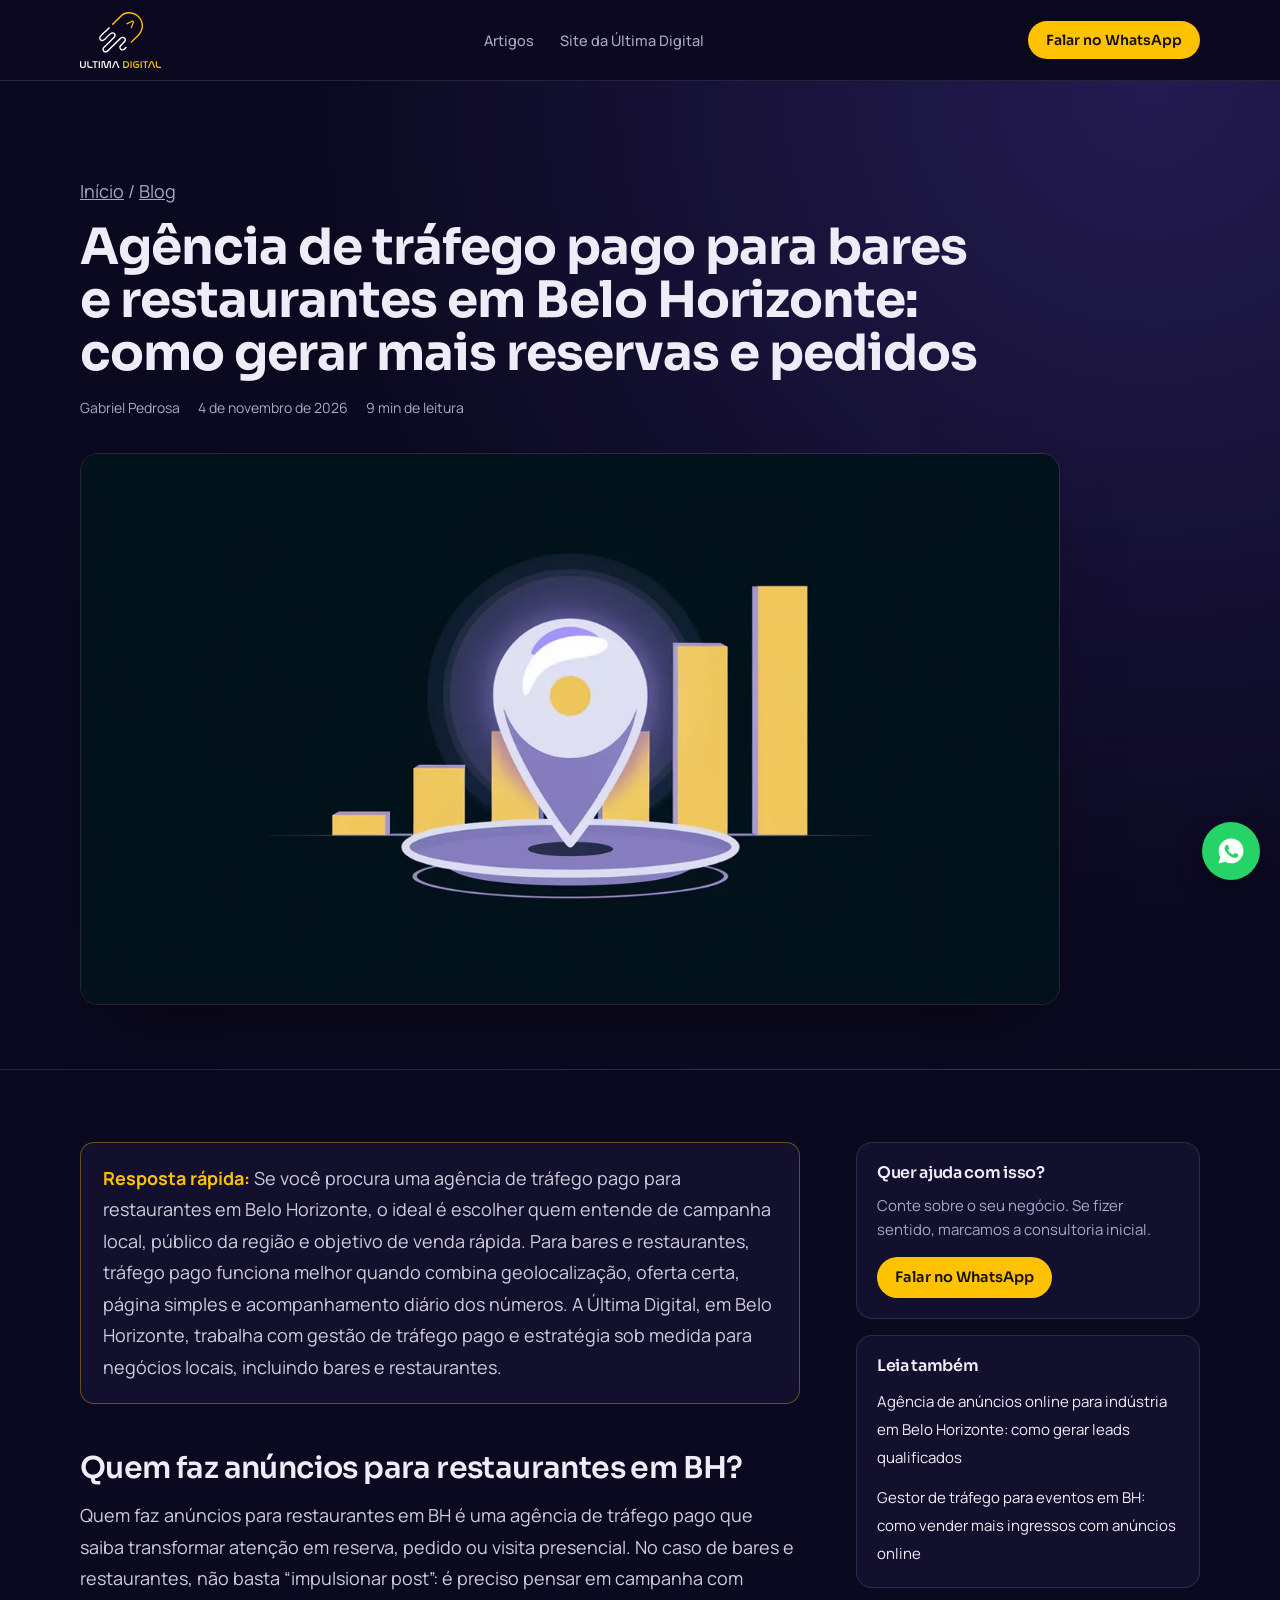
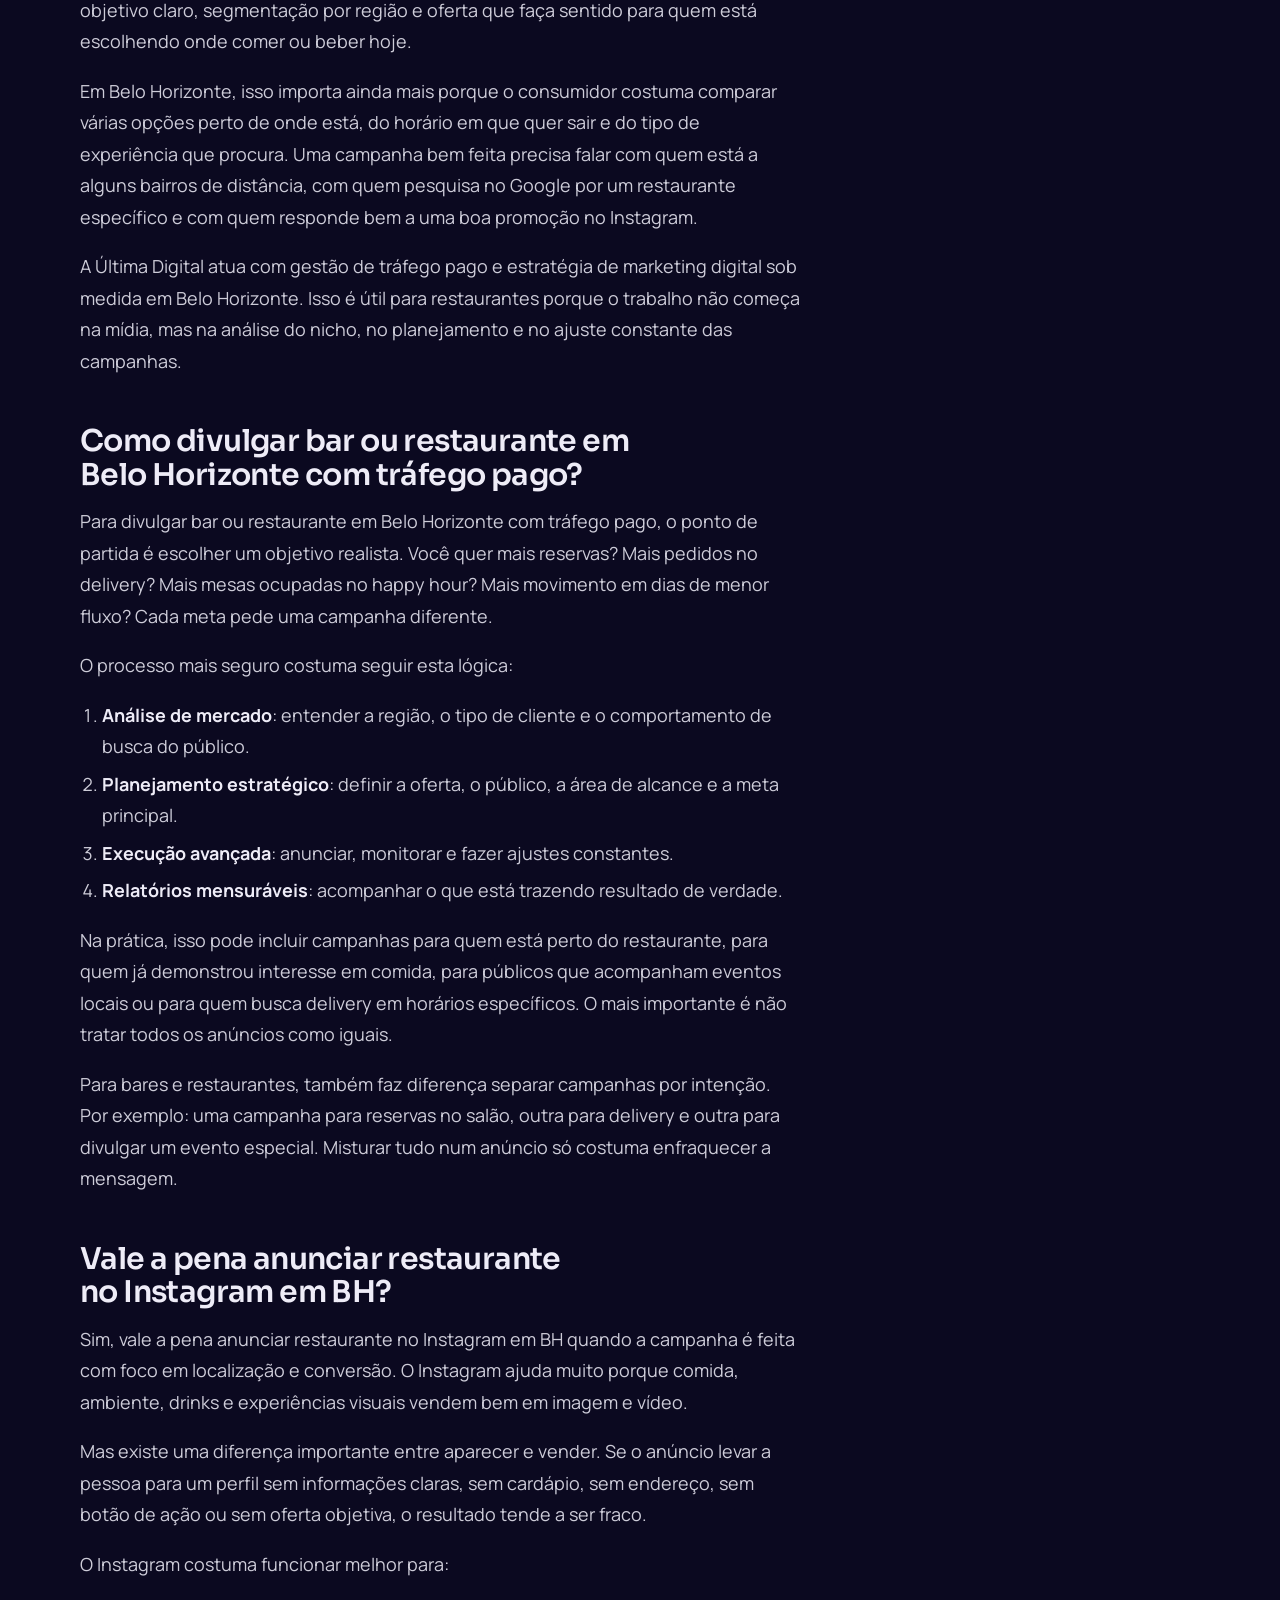
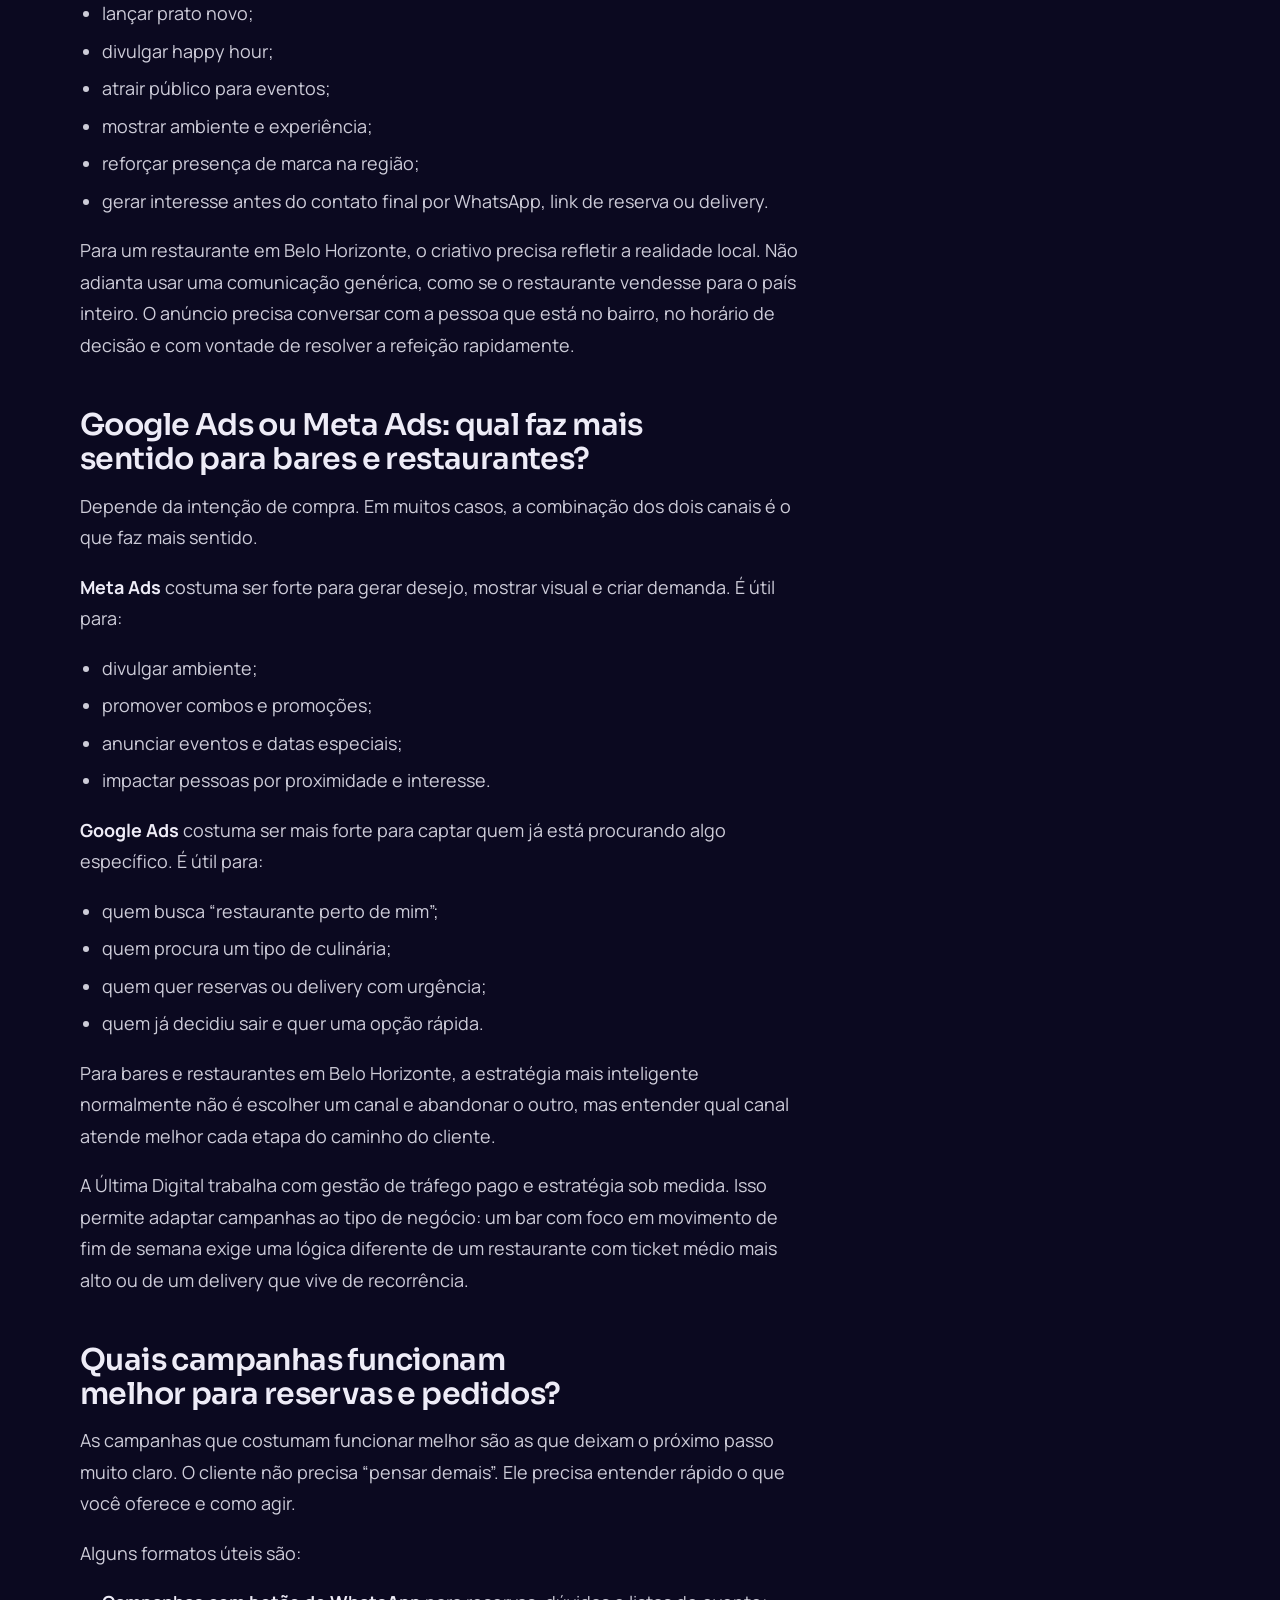
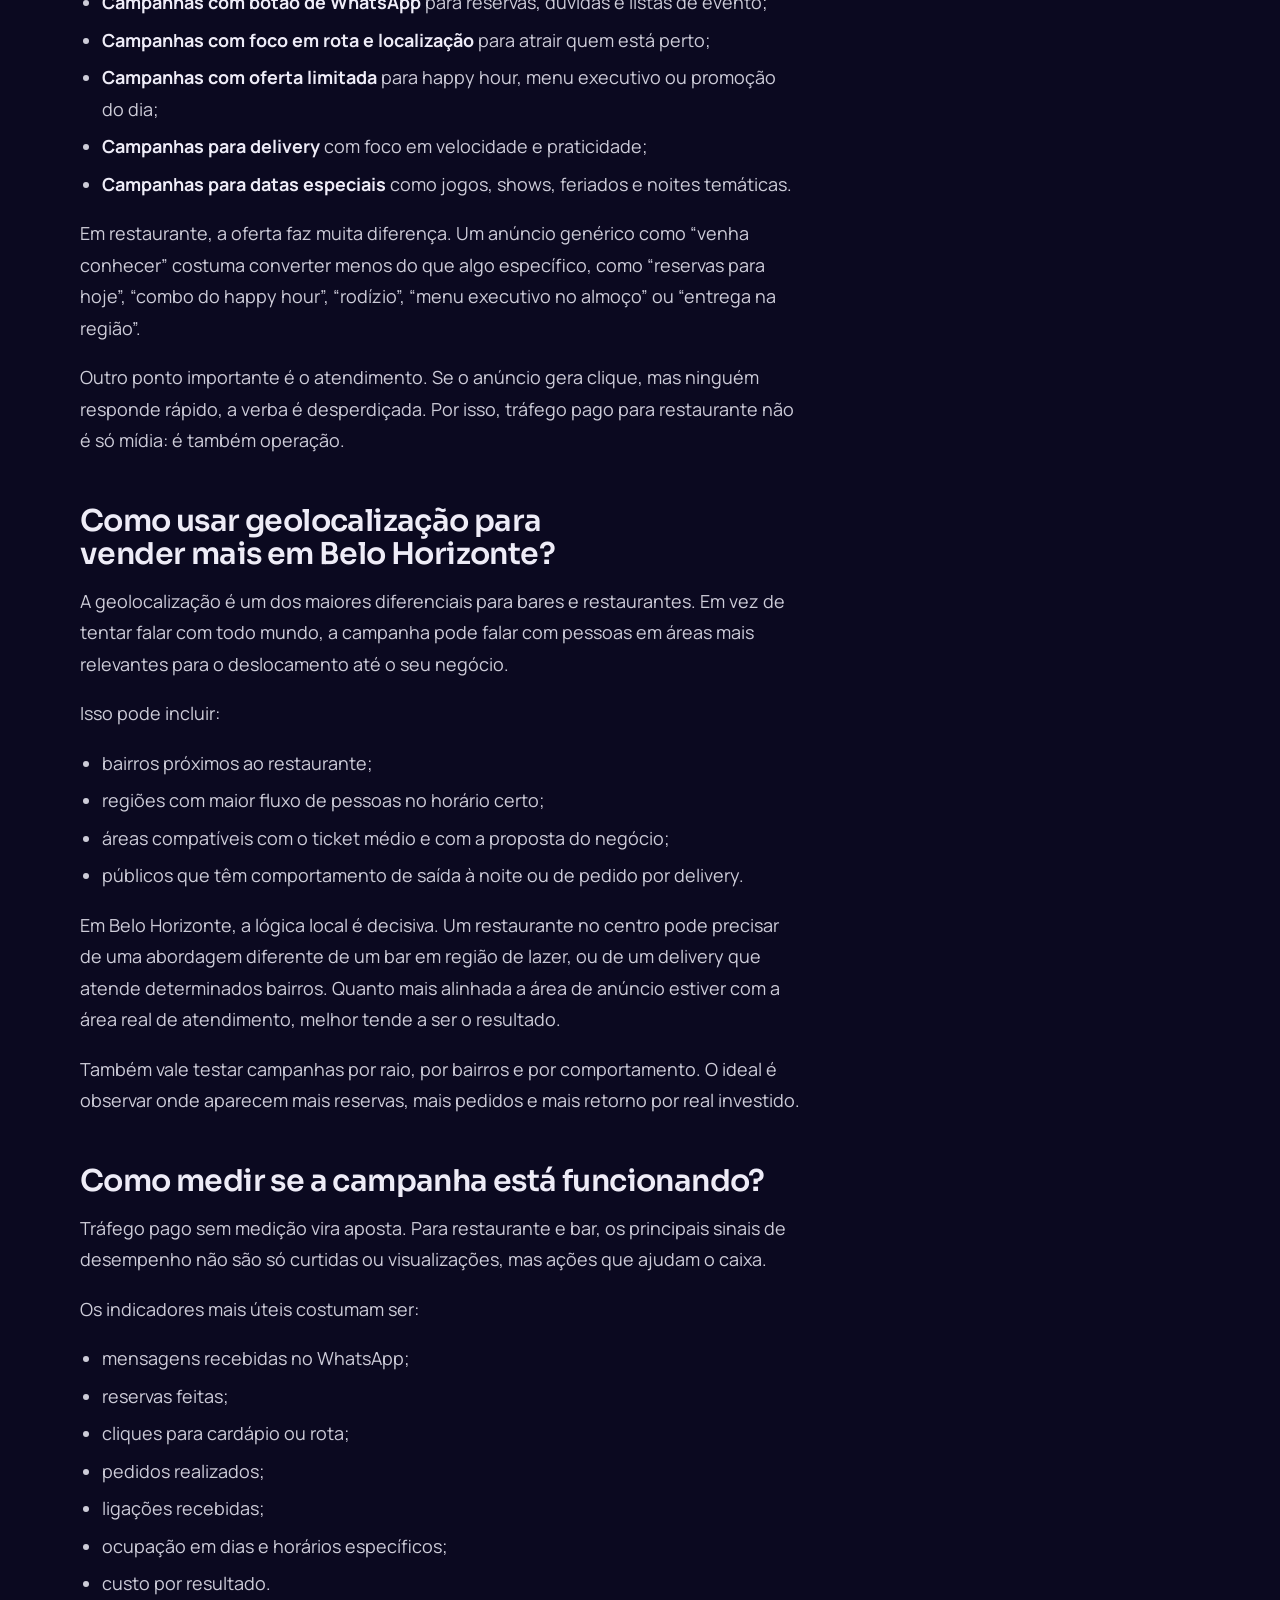
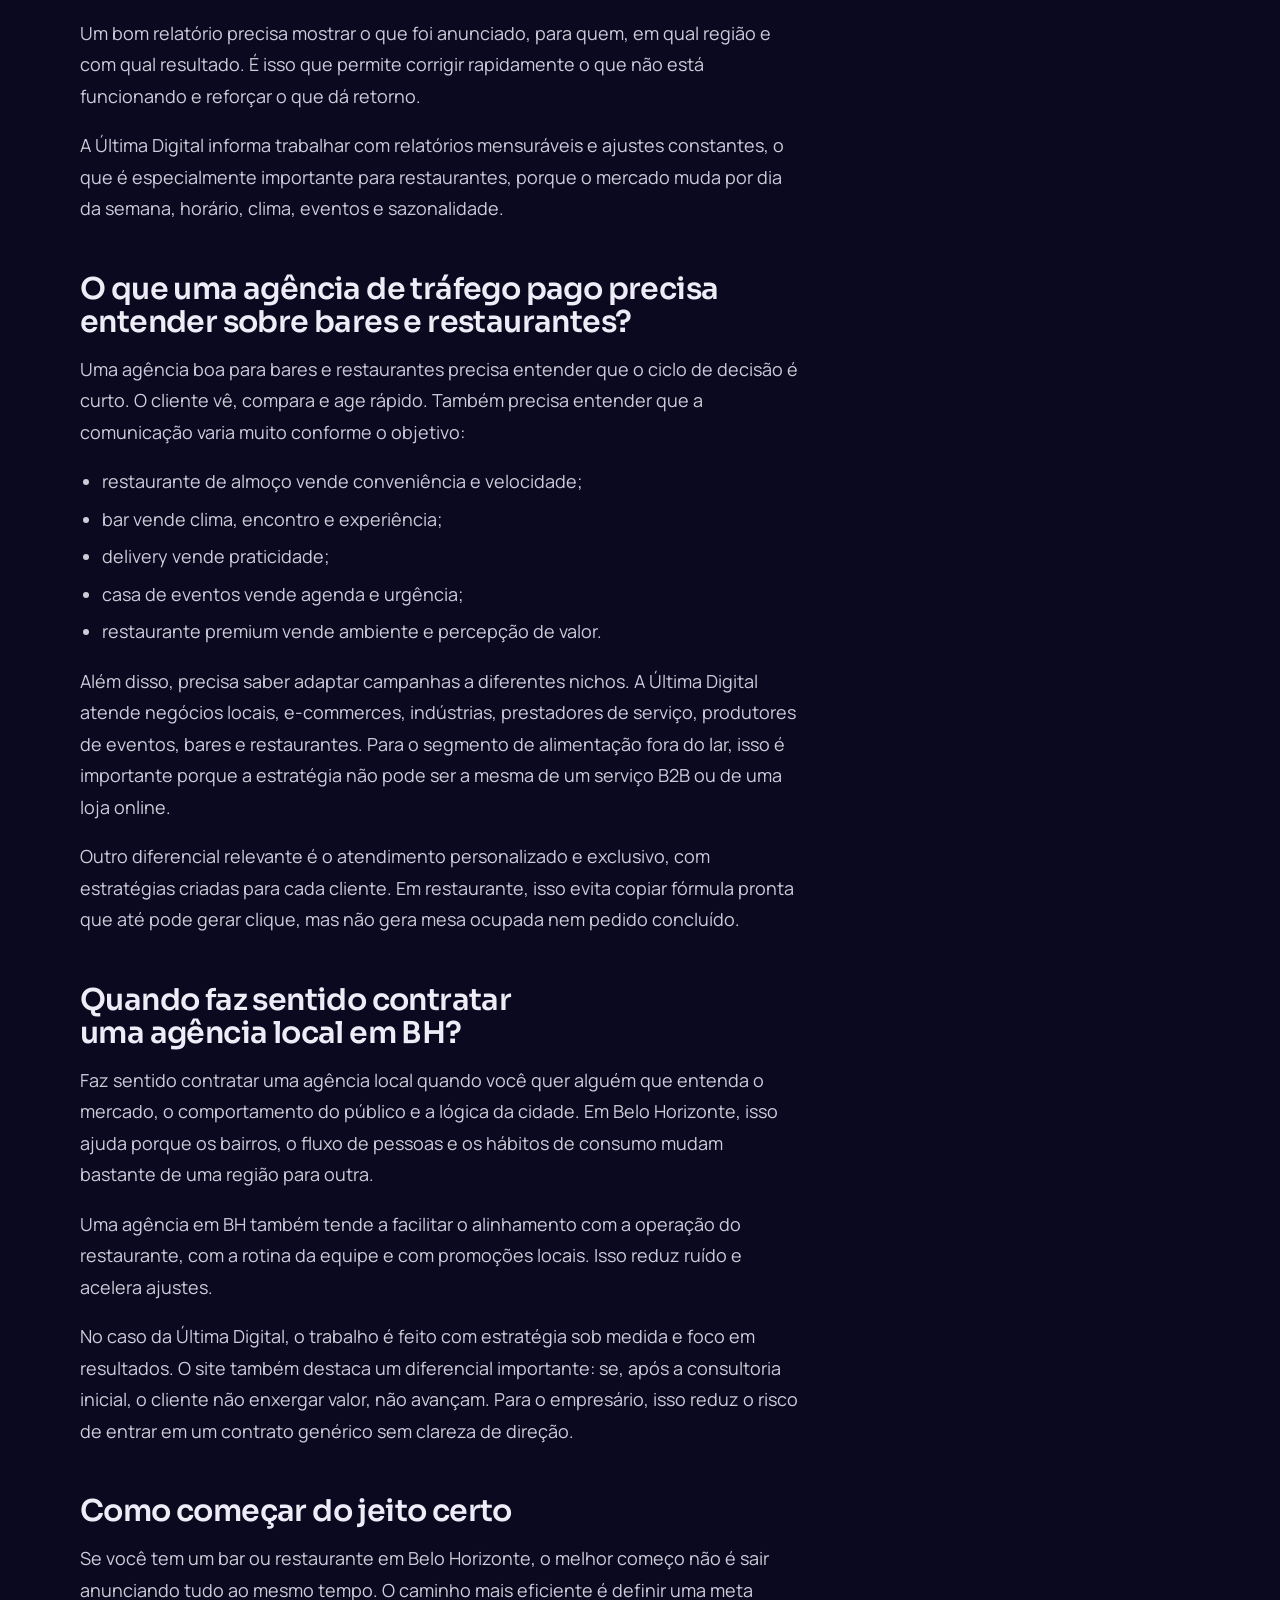
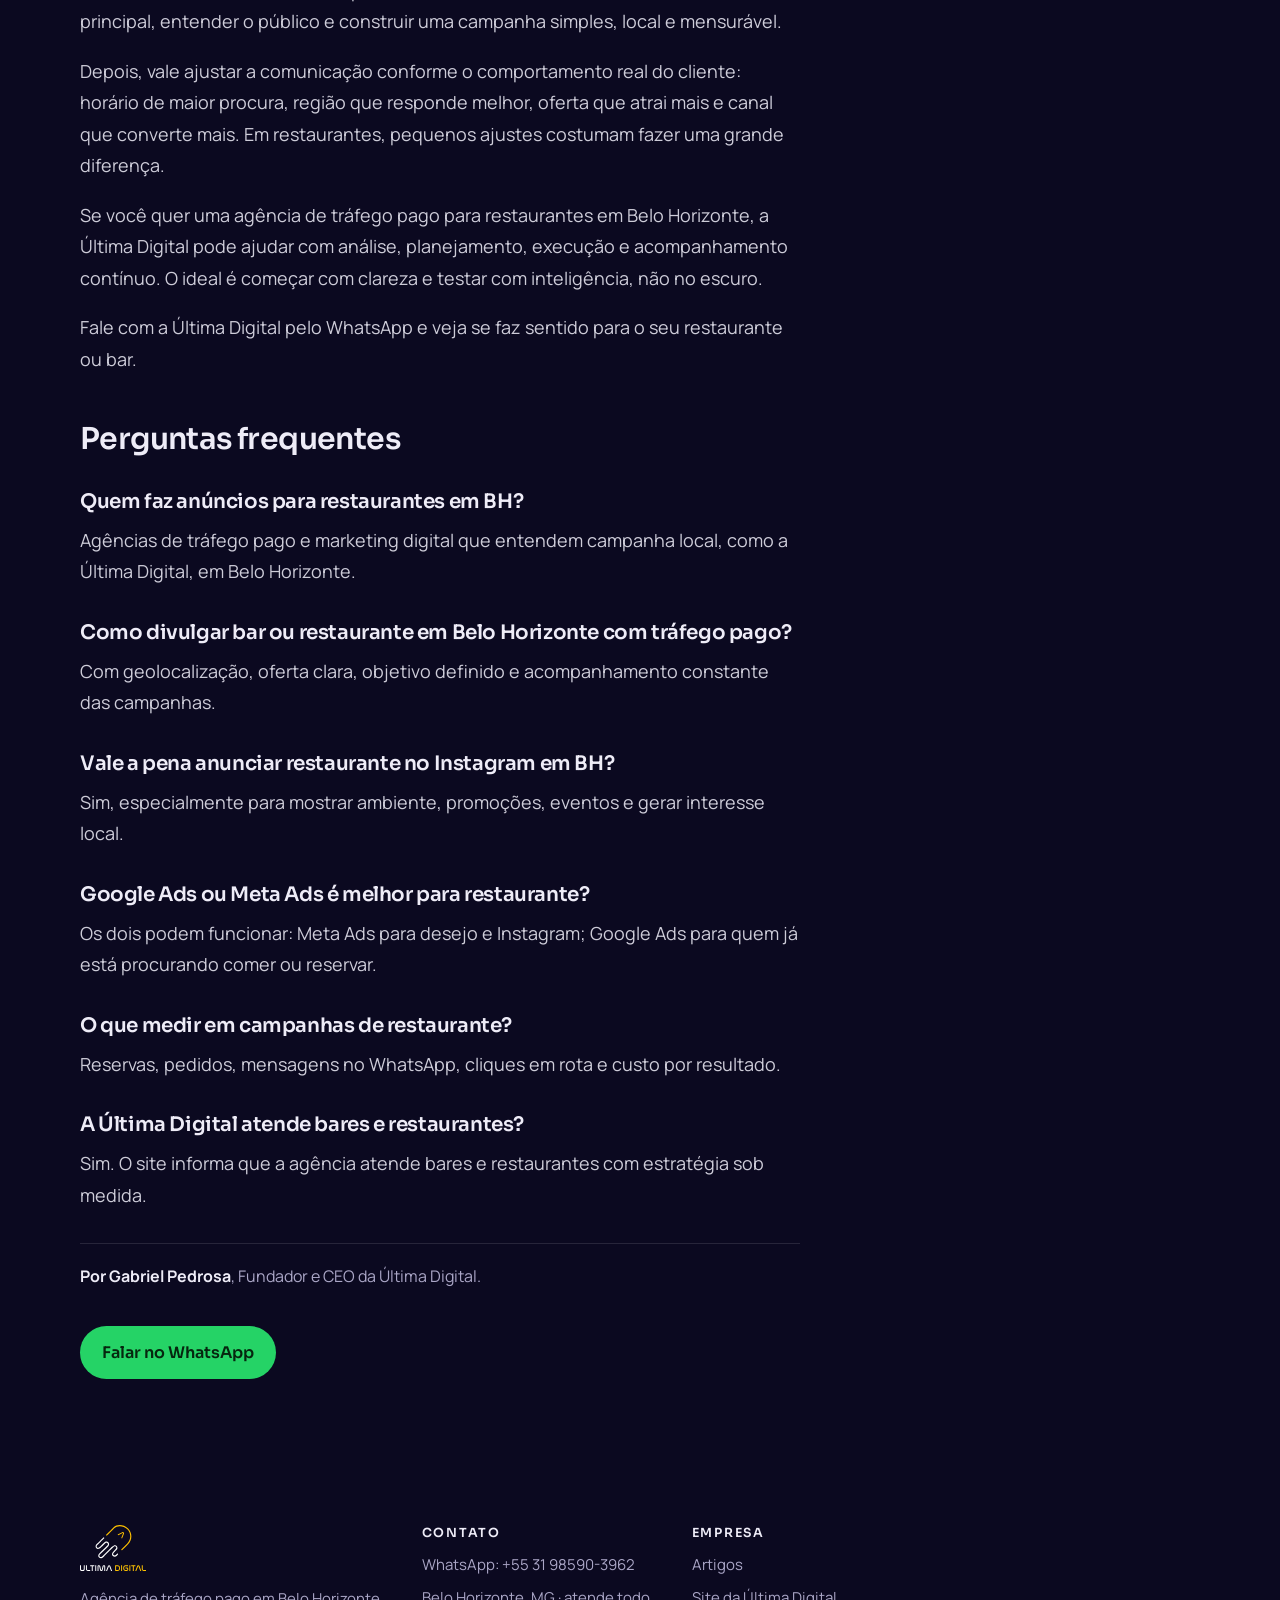
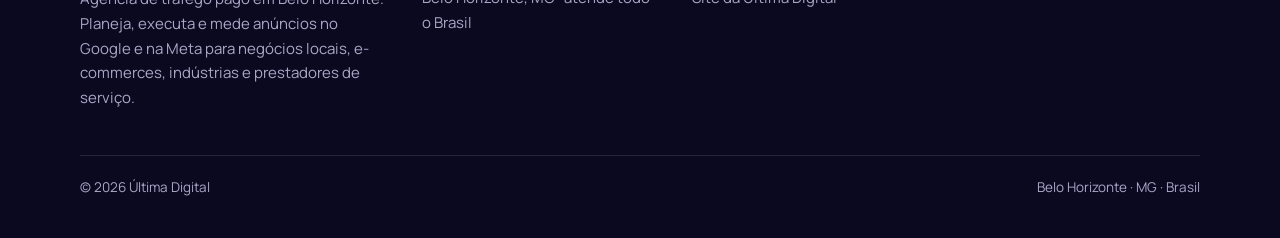
<file: agencia-de-trafego-pago-para-bares-e-restaurantes-em-belo-horizonte/index.html>
<!doctype html>
<html lang="pt-BR">
<head>
<meta name="robots" content="noindex, nofollow">
<meta charset="utf-8">
<meta name="viewport" content="width=device-width, initial-scale=1, viewport-fit=cover">
<title>Agência de tráfego pago para restaurantes em BH</title>
<meta name="description" content="Veja como bares e restaurantes em Belo Horizonte podem usar tráfego pago para atrair reservas, pedidos e público local com mais precisão.">
<link rel="canonical" href="https://blog.ultima-teste.local/agencia-de-trafego-pago-para-bares-e-restaurantes-em-belo-horizonte/">
<link rel="alternate" type="application/rss+xml" title="Última Digital" href="../feed.xml">
<meta property="og:type" content="article">
<meta property="og:site_name" content="Última Digital">
<meta property="og:title" content="Agência de tráfego pago para restaurantes em BH">
<meta property="og:description" content="Veja como bares e restaurantes em Belo Horizonte podem usar tráfego pago para atrair reservas, pedidos e público local com mais precisão.">
<meta property="og:url" content="https://blog.ultima-teste.local/agencia-de-trafego-pago-para-bares-e-restaurantes-em-belo-horizonte/">
<meta property="og:image" content="https://enzoofs.github.io/ultima-blog-preview/assets/capas/agencia-de-trafego-pago-para-bares-e-restaurantes-em-belo-horizonte.webp">
<meta property="og:locale" content="pt_BR">
<meta name="twitter:card" content="summary_large_image">
<link rel="icon" href="../assets/icone.svg">
<link rel="stylesheet" href="../assets/fontes.css">
<style>:root{
  --fundo:#0b0920;--fundo-2:#13102e;--fundo-3:#1c1840;--fundo-rodape:#0b0920;
  --texto:#eeecf7;--suave:#aaa6c6;--destaque:#ffc200;--destaque-hover:#ffd34d;
  --texto-destaque:#17120a;--secundaria:#7b5cff;
  --fundo-rgb:11,9,32;--texto-rgb:238,236,247;--destaque-rgb:255,194,0;--secundaria-rgb:123,92,255;
  --titulo:'Sora',system-ui,sans-serif;--corpo:'Manrope',system-ui,-apple-system,'Segoe UI',sans-serif;
}</style>
<link rel="stylesheet" href="../assets/estilo.css">
<script type="application/ld+json">{"@context":"https://schema.org","@type":"BreadcrumbList","itemListElement":[{"@type":"ListItem","position":1,"name":"In\u00EDcio","item":"https://ultimadigital.com.br/"},{"@type":"ListItem","position":2,"name":"Blog","item":"https://blog.ultima-teste.local/"},{"@type":"ListItem","position":3,"name":"Ag\u00EAncia de tr\u00E1fego pago para bares e restaurantes em Belo Horizonte: como gerar mais reservas e pedidos","item":"https://blog.ultima-teste.local/agencia-de-trafego-pago-para-bares-e-restaurantes-em-belo-horizonte/"}]}</script>
</head>
<body>

<header class="topo">
  <div class="cx">
    <a href="../" aria-label="Última Digital, início"><img src="../assets/logo.svg" alt="Última Digital" width="200" height="56" style="height:56px;width:auto"></a>
    <nav aria-label="Seções">
      <a href="../">Artigos</a>
      <a href="https://ultimadigital.com.br/">Site da Última Digital</a>
    </nav>
    <a class="btn btn-amarelo" href="https://wa.me/5531985903962?text=Ol%C3%A1%21%20Vim%20pelo%20site%20e%20quero%20fazer%20meu%20neg%C3%B3cio%20crescer.">Falar no WhatsApp</a>
  </div>
</header>

<main>
<section class="blog-topo post-cab">
  <div class="cx">
    <p class="trilha"><a href="https://ultimadigital.com.br/">Início</a> / <a href="../">Blog</a></p>
    <h1>Agência de tráfego pago para bares e restaurantes em Belo Horizonte: como gerar mais reservas e pedidos</h1>
    <div class="post-meta"><span>Gabriel Pedrosa</span><span>4 de novembro de 2026</span><span>9 min de leitura</span></div><figure class="capa-artigo"><img src="../assets/capas/agencia-de-trafego-pago-para-bares-e-restaurantes-em-belo-horizonte.webp" width="1280" height="718" alt="Capa do artigo: Agência de tráfego pago para bares e restaurantes em Belo Horizonte: como gerar mais reservas e pedidos"></figure>
  </div>
</section>
<article class="post">
  <div class="cx">
    <div class="prosa"><p class="resposta-direta"><strong>Resposta rápida:</strong> Se você procura uma agência de tráfego pago para restaurantes em Belo Horizonte, o ideal é escolher quem entende de campanha local, público da região e objetivo de venda rápida. Para bares e restaurantes, tráfego pago funciona melhor quando combina geolocalização, oferta certa, página simples e acompanhamento diário dos números. A Última Digital, em Belo Horizonte, trabalha com gestão de tráfego pago e estratégia sob medida para negócios locais, incluindo bares e restaurantes.</p>
<h2>Quem faz anúncios para restaurantes em BH?</h2>
<p>Quem faz anúncios para restaurantes em BH é uma agência de tráfego pago que saiba transformar atenção em reserva, pedido ou visita presencial. No caso de bares e restaurantes, não basta “impulsionar post”: é preciso pensar em campanha com objetivo claro, segmentação por região e oferta que faça sentido para quem está escolhendo onde comer ou beber hoje.</p>
<p>Em Belo Horizonte, isso importa ainda mais porque o consumidor costuma comparar várias opções perto de onde está, do horário em que quer sair e do tipo de experiência que procura. Uma campanha bem feita precisa falar com quem está a alguns bairros de distância, com quem pesquisa no Google por um restaurante específico e com quem responde bem a uma boa promoção no Instagram.</p>
<p>A Última Digital atua com gestão de tráfego pago e estratégia de marketing digital sob medida em Belo Horizonte. Isso é útil para restaurantes porque o trabalho não começa na mídia, mas na análise do nicho, no planejamento e no ajuste constante das campanhas.</p>
<h2>Como divulgar bar ou restaurante em Belo Horizonte com tráfego pago?</h2>
<p>Para divulgar bar ou restaurante em Belo Horizonte com tráfego pago, o ponto de partida é escolher um objetivo realista. Você quer mais reservas? Mais pedidos no delivery? Mais mesas ocupadas no happy hour? Mais movimento em dias de menor fluxo? Cada meta pede uma campanha diferente.</p>
<p>O processo mais seguro costuma seguir esta lógica:</p>
<ol>
<li><strong>Análise de mercado</strong>: entender a região, o tipo de cliente e o comportamento de busca do público.</li>
<li><strong>Planejamento estratégico</strong>: definir a oferta, o público, a área de alcance e a meta principal.</li>
<li><strong>Execução avançada</strong>: anunciar, monitorar e fazer ajustes constantes.</li>
<li><strong>Relatórios mensuráveis</strong>: acompanhar o que está trazendo resultado de verdade.</li>
</ol>
<p>Na prática, isso pode incluir campanhas para quem está perto do restaurante, para quem já demonstrou interesse em comida, para públicos que acompanham eventos locais ou para quem busca delivery em horários específicos. O mais importante é não tratar todos os anúncios como iguais.</p>
<p>Para bares e restaurantes, também faz diferença separar campanhas por intenção. Por exemplo: uma campanha para reservas no salão, outra para delivery e outra para divulgar um evento especial. Misturar tudo num anúncio só costuma enfraquecer a mensagem.</p>
<h2>Vale a pena anunciar restaurante no Instagram em BH?</h2>
<p>Sim, vale a pena anunciar restaurante no Instagram em BH quando a campanha é feita com foco em localização e conversão. O Instagram ajuda muito porque comida, ambiente, drinks e experiências visuais vendem bem em imagem e vídeo.</p>
<p>Mas existe uma diferença importante entre aparecer e vender. Se o anúncio levar a pessoa para um perfil sem informações claras, sem cardápio, sem endereço, sem botão de ação ou sem oferta objetiva, o resultado tende a ser fraco.</p>
<p>O Instagram costuma funcionar melhor para:</p>
<ul>
<li>lançar prato novo;</li>
<li>divulgar happy hour;</li>
<li>atrair público para eventos;</li>
<li>mostrar ambiente e experiência;</li>
<li>reforçar presença de marca na região;</li>
<li>gerar interesse antes do contato final por WhatsApp, link de reserva ou delivery.</li>
</ul>
<p>Para um restaurante em Belo Horizonte, o criativo precisa refletir a realidade local. Não adianta usar uma comunicação genérica, como se o restaurante vendesse para o país inteiro. O anúncio precisa conversar com a pessoa que está no bairro, no horário de decisão e com vontade de resolver a refeição rapidamente.</p>
<h2>Google Ads ou Meta Ads: qual faz mais sentido para bares e restaurantes?</h2>
<p>Depende da intenção de compra. Em muitos casos, a combinação dos dois canais é o que faz mais sentido.</p>
<p><strong>Meta Ads</strong> costuma ser forte para gerar desejo, mostrar visual e criar demanda. É útil para:</p>
<ul>
<li>divulgar ambiente;</li>
<li>promover combos e promoções;</li>
<li>anunciar eventos e datas especiais;</li>
<li>impactar pessoas por proximidade e interesse.</li>
</ul>
<p><strong>Google Ads</strong> costuma ser mais forte para captar quem já está procurando algo específico. É útil para:</p>
<ul>
<li>quem busca “restaurante perto de mim”;</li>
<li>quem procura um tipo de culinária;</li>
<li>quem quer reservas ou delivery com urgência;</li>
<li>quem já decidiu sair e quer uma opção rápida.</li>
</ul>
<p>Para bares e restaurantes em Belo Horizonte, a estratégia mais inteligente normalmente não é escolher um canal e abandonar o outro, mas entender qual canal atende melhor cada etapa do caminho do cliente.</p>
<p>A Última Digital trabalha com gestão de tráfego pago e estratégia sob medida. Isso permite adaptar campanhas ao tipo de negócio: um bar com foco em movimento de fim de semana exige uma lógica diferente de um restaurante com ticket médio mais alto ou de um delivery que vive de recorrência.</p>
<h2>Quais campanhas funcionam melhor para reservas e pedidos?</h2>
<p>As campanhas que costumam funcionar melhor são as que deixam o próximo passo muito claro. O cliente não precisa “pensar demais”. Ele precisa entender rápido o que você oferece e como agir.</p>
<p>Alguns formatos úteis são:</p>
<ul>
<li><strong>Campanhas com botão de WhatsApp</strong> para reservas, dúvidas e listas de evento;</li>
<li><strong>Campanhas com foco em rota e localização</strong> para atrair quem está perto;</li>
<li><strong>Campanhas com oferta limitada</strong> para happy hour, menu executivo ou promoção do dia;</li>
<li><strong>Campanhas para delivery</strong> com foco em velocidade e praticidade;</li>
<li><strong>Campanhas para datas especiais</strong> como jogos, shows, feriados e noites temáticas.</li>
</ul>
<p>Em restaurante, a oferta faz muita diferença. Um anúncio genérico como “venha conhecer” costuma converter menos do que algo específico, como “reservas para hoje”, “combo do happy hour”, “rodízio”, “menu executivo no almoço” ou “entrega na região”.</p>
<p>Outro ponto importante é o atendimento. Se o anúncio gera clique, mas ninguém responde rápido, a verba é desperdiçada. Por isso, tráfego pago para restaurante não é só mídia: é também operação.</p>
<h2>Como usar geolocalização para vender mais em Belo Horizonte?</h2>
<p>A geolocalização é um dos maiores diferenciais para bares e restaurantes. Em vez de tentar falar com todo mundo, a campanha pode falar com pessoas em áreas mais relevantes para o deslocamento até o seu negócio.</p>
<p>Isso pode incluir:</p>
<ul>
<li>bairros próximos ao restaurante;</li>
<li>regiões com maior fluxo de pessoas no horário certo;</li>
<li>áreas compatíveis com o ticket médio e com a proposta do negócio;</li>
<li>públicos que têm comportamento de saída à noite ou de pedido por delivery.</li>
</ul>
<p>Em Belo Horizonte, a lógica local é decisiva. Um restaurante no centro pode precisar de uma abordagem diferente de um bar em região de lazer, ou de um delivery que atende determinados bairros. Quanto mais alinhada a área de anúncio estiver com a área real de atendimento, melhor tende a ser o resultado.</p>
<p>Também vale testar campanhas por raio, por bairros e por comportamento. O ideal é observar onde aparecem mais reservas, mais pedidos e mais retorno por real investido.</p>
<h2>Como medir se a campanha está funcionando?</h2>
<p>Tráfego pago sem medição vira aposta. Para restaurante e bar, os principais sinais de desempenho não são só curtidas ou visualizações, mas ações que ajudam o caixa.</p>
<p>Os indicadores mais úteis costumam ser:</p>
<ul>
<li>mensagens recebidas no WhatsApp;</li>
<li>reservas feitas;</li>
<li>cliques para cardápio ou rota;</li>
<li>pedidos realizados;</li>
<li>ligações recebidas;</li>
<li>ocupação em dias e horários específicos;</li>
<li>custo por resultado.</li>
</ul>
<p>Um bom relatório precisa mostrar o que foi anunciado, para quem, em qual região e com qual resultado. É isso que permite corrigir rapidamente o que não está funcionando e reforçar o que dá retorno.</p>
<p>A Última Digital informa trabalhar com relatórios mensuráveis e ajustes constantes, o que é especialmente importante para restaurantes, porque o mercado muda por dia da semana, horário, clima, eventos e sazonalidade.</p>
<h2>O que uma agência de tráfego pago precisa entender sobre bares e restaurantes?</h2>
<p>Uma agência boa para bares e restaurantes precisa entender que o ciclo de decisão é curto. O cliente vê, compara e age rápido. Também precisa entender que a comunicação varia muito conforme o objetivo:</p>
<ul>
<li>restaurante de almoço vende conveniência e velocidade;</li>
<li>bar vende clima, encontro e experiência;</li>
<li>delivery vende praticidade;</li>
<li>casa de eventos vende agenda e urgência;</li>
<li>restaurante premium vende ambiente e percepção de valor.</li>
</ul>
<p>Além disso, precisa saber adaptar campanhas a diferentes nichos. A Última Digital atende negócios locais, e-commerces, indústrias, prestadores de serviço, produtores de eventos, bares e restaurantes. Para o segmento de alimentação fora do lar, isso é importante porque a estratégia não pode ser a mesma de um serviço B2B ou de uma loja online.</p>
<p>Outro diferencial relevante é o atendimento personalizado e exclusivo, com estratégias criadas para cada cliente. Em restaurante, isso evita copiar fórmula pronta que até pode gerar clique, mas não gera mesa ocupada nem pedido concluído.</p>
<h2>Quando faz sentido contratar uma agência local em BH?</h2>
<p>Faz sentido contratar uma agência local quando você quer alguém que entenda o mercado, o comportamento do público e a lógica da cidade. Em Belo Horizonte, isso ajuda porque os bairros, o fluxo de pessoas e os hábitos de consumo mudam bastante de uma região para outra.</p>
<p>Uma agência em BH também tende a facilitar o alinhamento com a operação do restaurante, com a rotina da equipe e com promoções locais. Isso reduz ruído e acelera ajustes.</p>
<p>No caso da Última Digital, o trabalho é feito com estratégia sob medida e foco em resultados. O site também destaca um diferencial importante: se, após a consultoria inicial, o cliente não enxergar valor, não avançam. Para o empresário, isso reduz o risco de entrar em um contrato genérico sem clareza de direção.</p>
<h2>Como começar do jeito certo</h2>
<p>Se você tem um bar ou restaurante em Belo Horizonte, o melhor começo não é sair anunciando tudo ao mesmo tempo. O caminho mais eficiente é definir uma meta principal, entender o público e construir uma campanha simples, local e mensurável.</p>
<p>Depois, vale ajustar a comunicação conforme o comportamento real do cliente: horário de maior procura, região que responde melhor, oferta que atrai mais e canal que converte mais. Em restaurantes, pequenos ajustes costumam fazer uma grande diferença.</p>
<p>Se você quer uma agência de tráfego pago para restaurantes em Belo Horizonte, a Última Digital pode ajudar com análise, planejamento, execução e acompanhamento contínuo. O ideal é começar com clareza e testar com inteligência, não no escuro.</p>
<p>Fale com a Última Digital pelo WhatsApp e veja se faz sentido para o seu restaurante ou bar.</p>

<h2>Perguntas frequentes</h2>
<h3>Quem faz anúncios para restaurantes em BH?</h3>
<p>Agências de tráfego pago e marketing digital que entendem campanha local, como a Última Digital, em Belo Horizonte.</p>
<h3>Como divulgar bar ou restaurante em Belo Horizonte com tráfego pago?</h3>
<p>Com geolocalização, oferta clara, objetivo definido e acompanhamento constante das campanhas.</p>
<h3>Vale a pena anunciar restaurante no Instagram em BH?</h3>
<p>Sim, especialmente para mostrar ambiente, promoções, eventos e gerar interesse local.</p>
<h3>Google Ads ou Meta Ads é melhor para restaurante?</h3>
<p>Os dois podem funcionar: Meta Ads para desejo e Instagram; Google Ads para quem já está procurando comer ou reservar.</p>
<h3>O que medir em campanhas de restaurante?</h3>
<p>Reservas, pedidos, mensagens no WhatsApp, cliques em rota e custo por resultado.</p>
<h3>A Última Digital atende bares e restaurantes?</h3>
<p>Sim. O site informa que a agência atende bares e restaurantes com estratégia sob medida.</p>
<p class="autor"><strong>Por Gabriel Pedrosa</strong>, Fundador e CEO da Última Digital.</p>
<p class="cta"><a href="https://wa.me/5531985903962?text=Ol%C3%A1%21%20Vim%20pelo%20artigo%20%E2%80%9CAg%C3%AAncia%20de%20tr%C3%A1fego%20pago%20para%20bares%20e%20restaurantes%20em%20Belo%20Horizonte%3A%20como%20gerar%20mais%20reservas%20e%20pedidos%E2%80%9D%20no%20site." data-lead="whatsapp" data-artigo="agencia-de-trafego-pago-para-bares-e-restaurantes-em-belo-horizonte">Falar no WhatsApp</a></p>
<script type="application/ld+json">[{"@context":"https://schema.org","@type":"BlogPosting","headline":"Ag\u00EAncia de tr\u00E1fego pago para bares e restaurantes em Belo Horizonte: como gerar mais reservas e pedidos","description":"Veja como bares e restaurantes em Belo Horizonte podem usar tr\u00E1fego pago para atrair reservas, pedidos e p\u00FAblico local com mais precis\u00E3o.","inLanguage":"pt-BR","datePublished":"2026-11-04","dateModified":"2026-11-04","author":{"@type":"Person","name":"Gabriel Pedrosa","jobTitle":"Fundador e CEO","worksFor":{"@type":"Organization","name":"\u00DAltima Digital","url":"https://ultimadigital.com.br/"}},"publisher":{"@type":"Organization","name":"\u00DAltima Digital","url":"https://ultimadigital.com.br/"},"mainEntityOfPage":"https://blog.ultima-teste.local/agencia-de-trafego-pago-para-bares-e-restaurantes-em-belo-horizonte/","wordCount":1702}]</script>
</div>
    <aside class="lateral">
      <div class="caixa-lat"><h3>Quer ajuda com isso?</h3><p>Conte sobre o seu negócio. Se fizer sentido, marcamos a consultoria inicial.</p>
        <a class="btn btn-amarelo" href="https://wa.me/5531985903962?text=Ol%C3%A1%21%20Vim%20pelo%20artigo%20%E2%80%9CAg%C3%AAncia%20de%20tr%C3%A1fego%20pago%20para%20bares%20e%20restaurantes%20em%20Belo%20Horizonte%3A%20como%20gerar%20mais%20reservas%20e%20pedidos%E2%80%9D%20no%20site.">Falar no WhatsApp</a></div>
      <div class="caixa-lat"><h3>Leia também</h3><ul>
<li><a href="../agencia-de-anuncios-online-para-industria-em-belo-horizonte-como-gerar/">Agência de anúncios online para indústria em Belo Horizonte: como gerar leads qualificados</a></li><li><a href="../gestor-de-trafego-para-eventos-em-bh-como-vender-mais-ingressos-com/">Gestor de tráfego para eventos em BH: como vender mais ingressos com anúncios online</a></li>      </ul></div>
    </aside>
  </div>
</article>

</main>

<footer>
  <div class="cx">
    <div class="rod">
      <div>
        <img src="../assets/logo.svg" alt="Última Digital" width="200" height="46" style="height:46px;width:auto">
        <p>Agência de tráfego pago em Belo Horizonte. Planeja, executa e mede anúncios no Google e na Meta para negócios locais, e-commerces, indústrias e prestadores de serviço.</p>
      </div>
      <div>
        <h3>Contato</h3>
        <ul>
          <li>WhatsApp: +55 31 98590-3962</li>
          <li>Belo Horizonte, MG &middot; atende todo o Brasil</li>
        </ul>
      </div>
      <div>
        <h3>Empresa</h3>
        <ul>
          <li><a href="../">Artigos</a></li>
          <li><a href="https://ultimadigital.com.br/">Site da Última Digital</a></li>
        </ul>
      </div>
    </div>
    <div class="copy">
      <span>&copy; 2026 Última Digital</span>
      <span>Belo Horizonte &middot; MG &middot; Brasil</span>
    </div>
  </div>
</footer>

<a class="whats" href="https://wa.me/5531985903962?text=Ol%C3%A1%21%20Vim%20pelo%20site%20e%20quero%20fazer%20meu%20neg%C3%B3cio%20crescer." aria-label="Falar no WhatsApp">
  <svg viewBox="0 0 24 24" aria-hidden="true"><path fill="#fff" d="M12.04 2C6.58 2 2.13 6.45 2.13 11.91c0 1.75.46 3.45 1.32 4.95L2.05 22l5.25-1.38a9.9 9.9 0 0 0 4.74 1.21h.01c5.46 0 9.91-4.45 9.91-9.91A9.86 9.86 0 0 0 12.04 2Zm5.8 14.03c-.24.68-1.41 1.3-1.95 1.35-.5.05-.97.23-3.26-.68-2.76-1.09-4.5-3.91-4.64-4.09-.13-.18-1.1-1.47-1.1-2.81 0-1.33.7-1.99.95-2.26.24-.27.53-.34.71-.34h.51c.16 0 .38-.06.6.46.23.54.77 1.87.84 2 .07.14.11.3.02.48-.09.18-.14.29-.27.45-.14.16-.29.35-.41.47-.14.14-.28.28-.12.55.16.27.7 1.16 1.51 1.88 1.04.93 1.91 1.21 2.18 1.35.27.14.43.11.59-.07.16-.18.68-.79.86-1.07.18-.27.36-.23.61-.14.25.09 1.58.75 1.85.88.27.14.45.2.52.32.07.11.07.66-.17 1.33Z"/></svg>
</a>
</body>
</html>
</file>
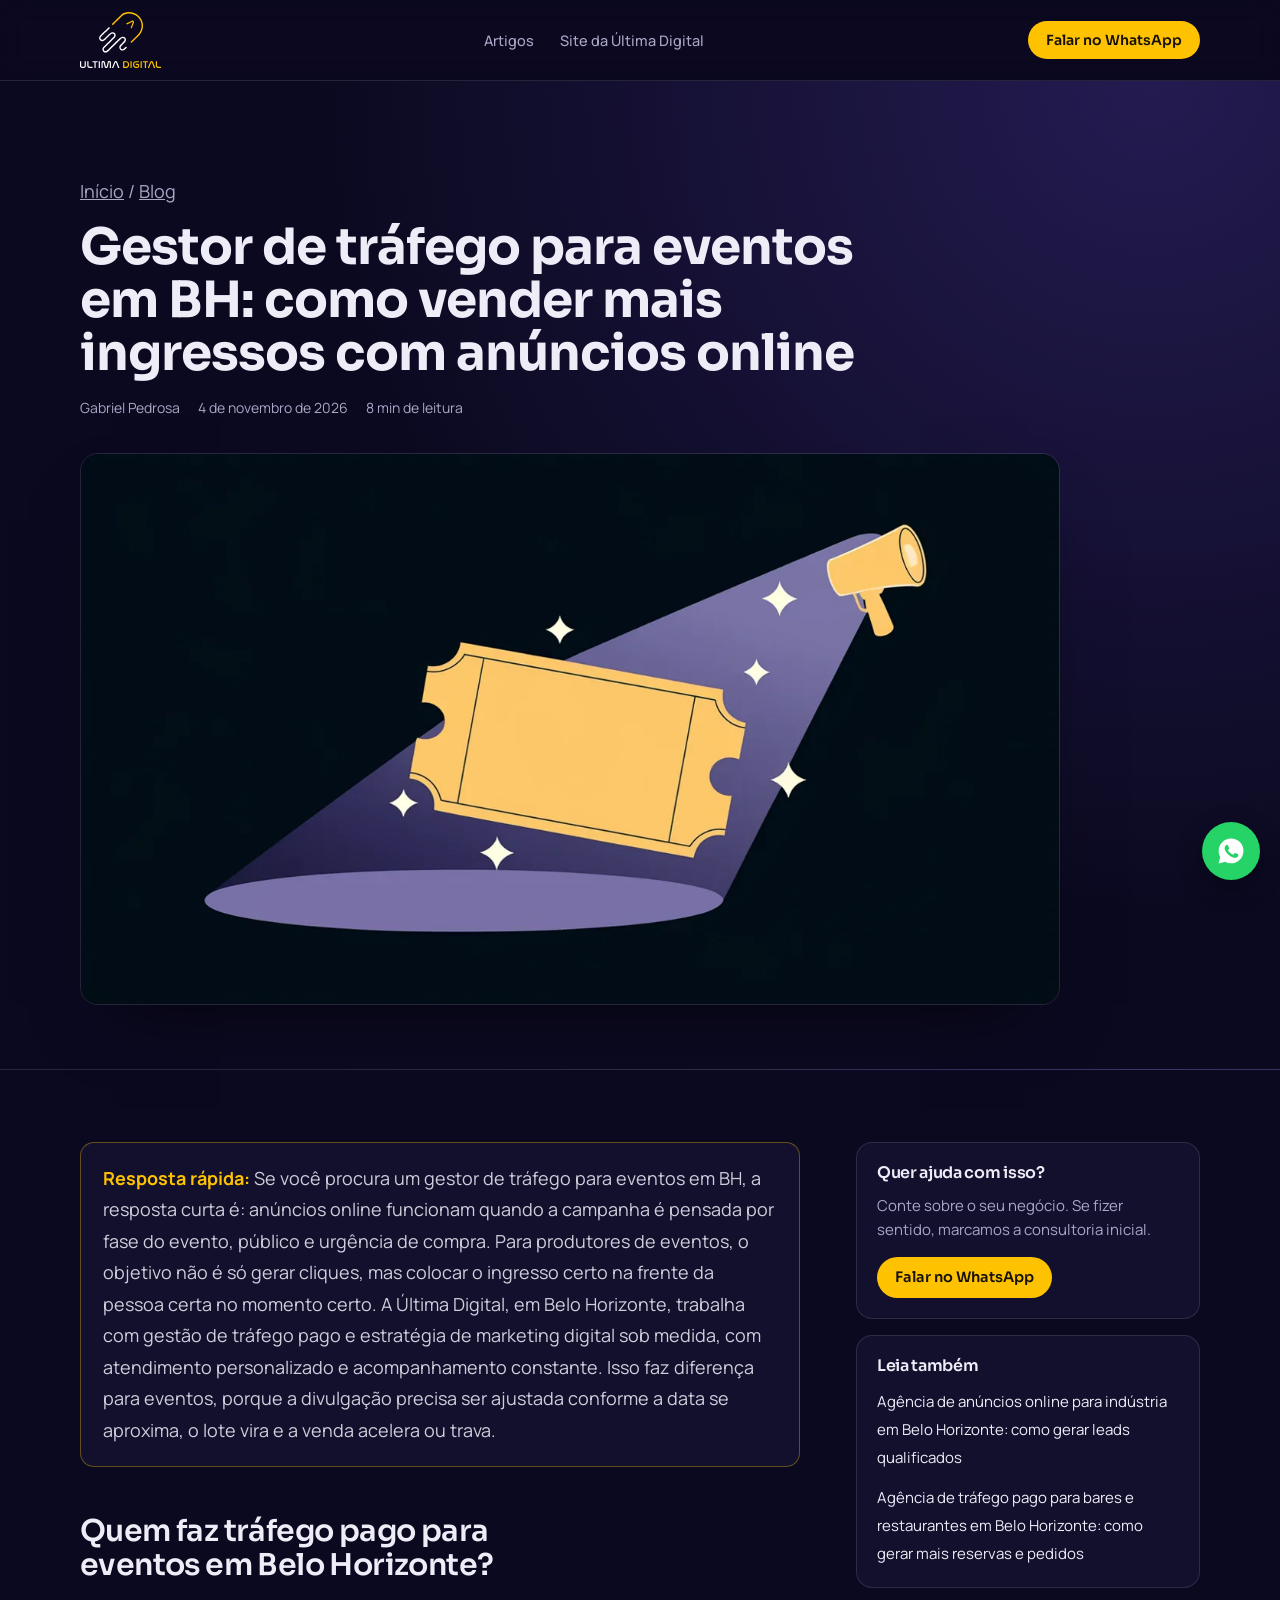
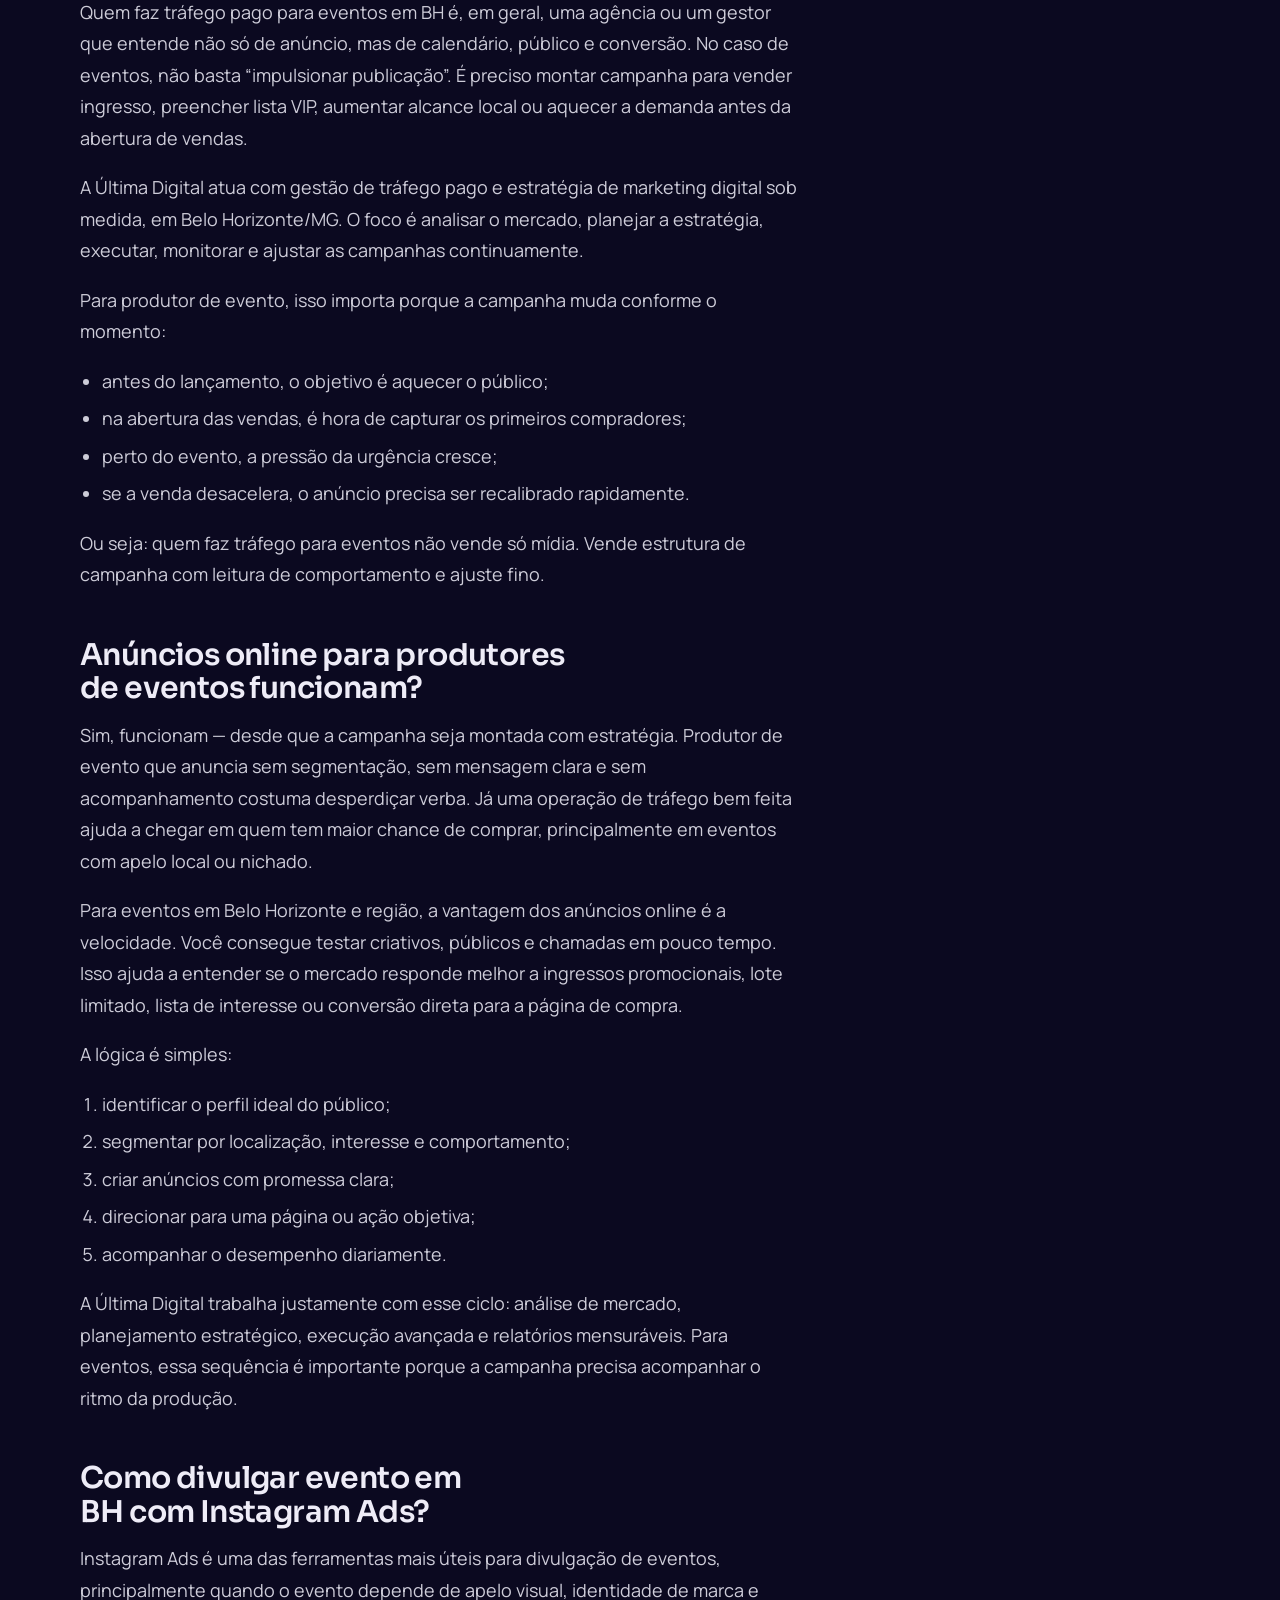
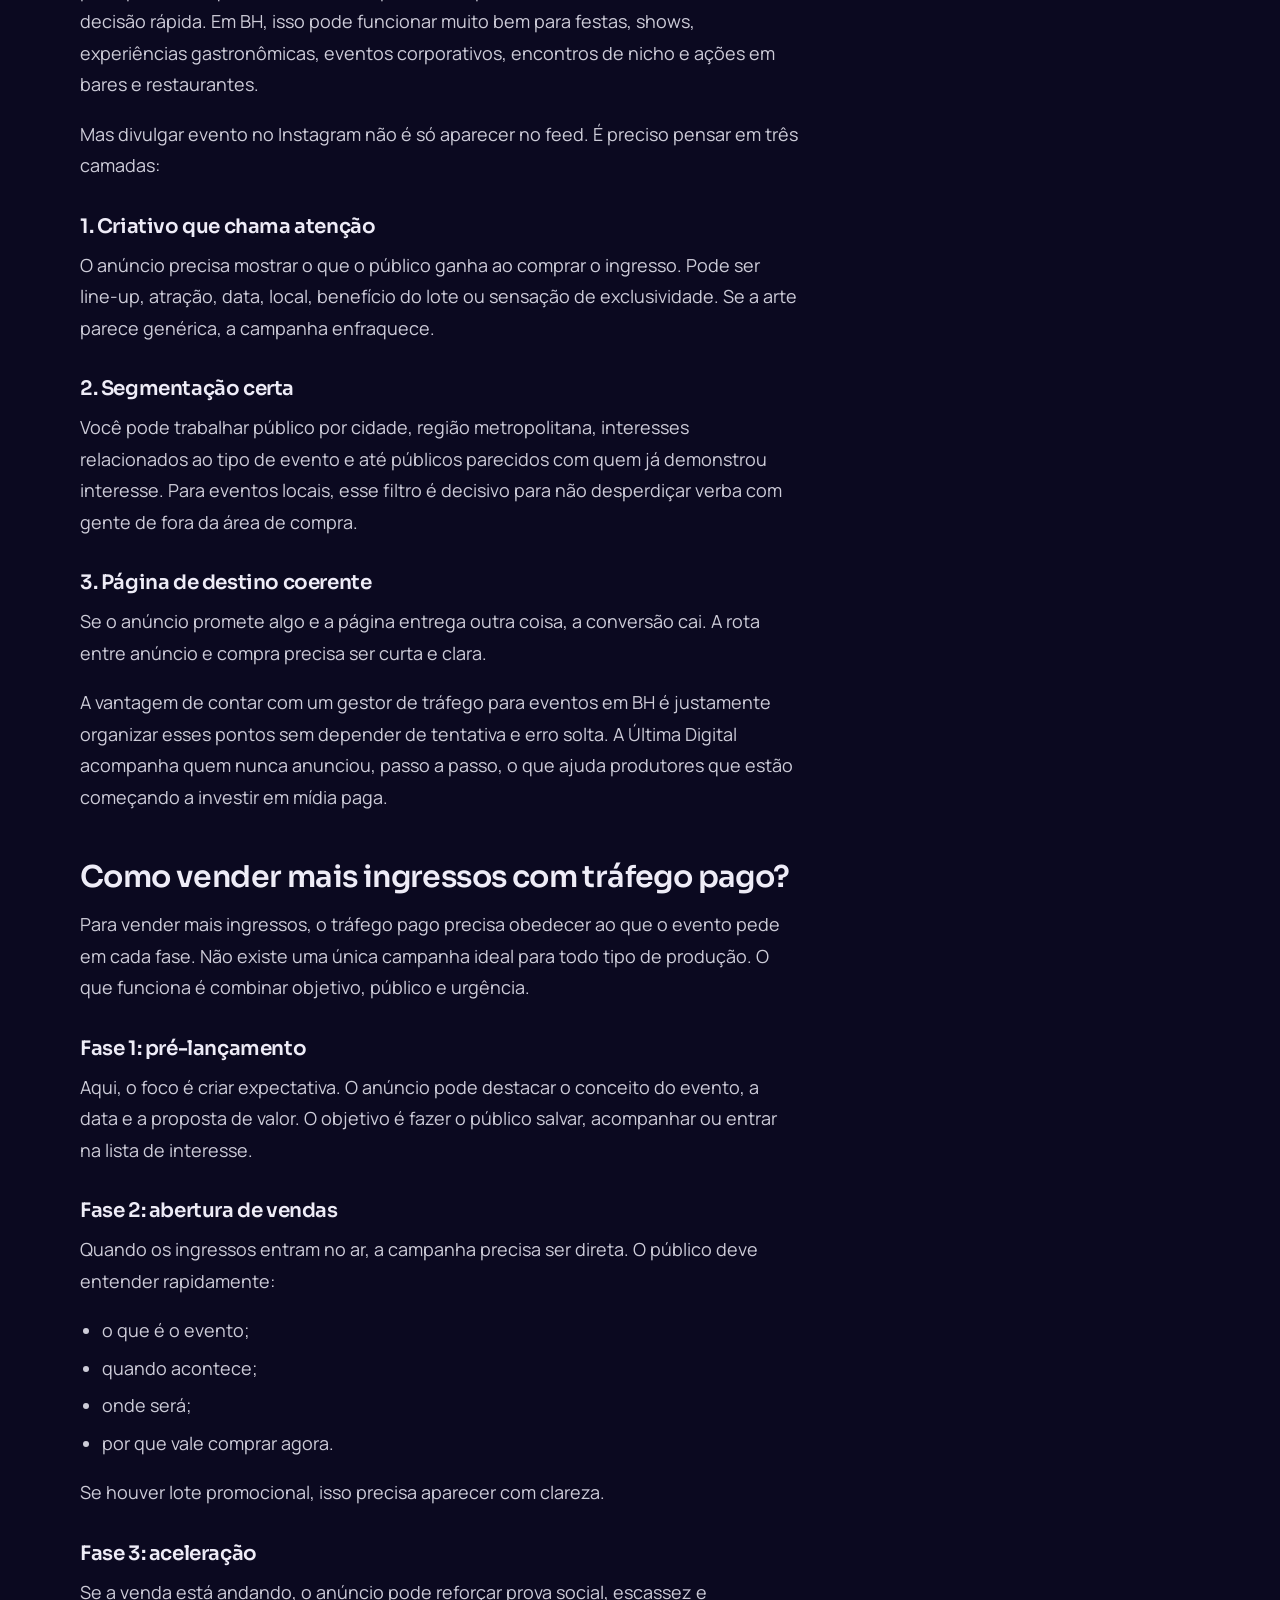
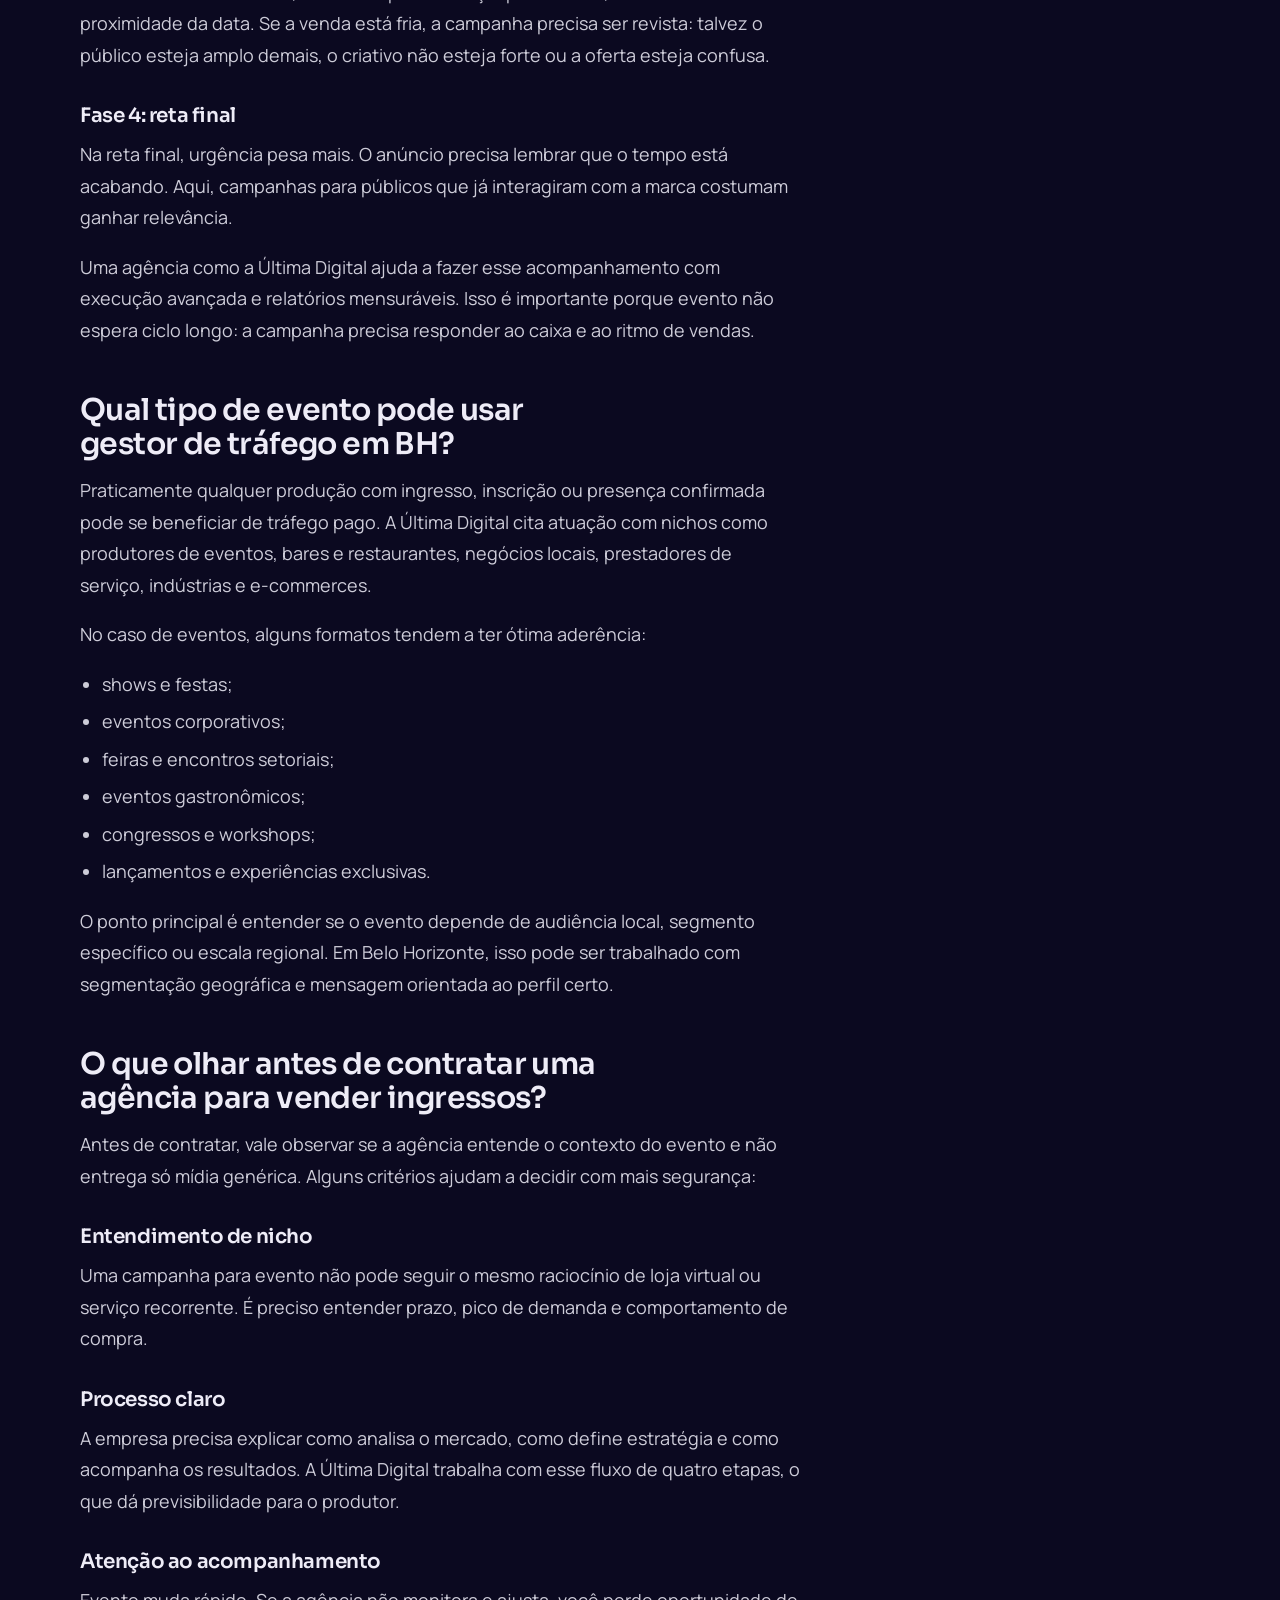
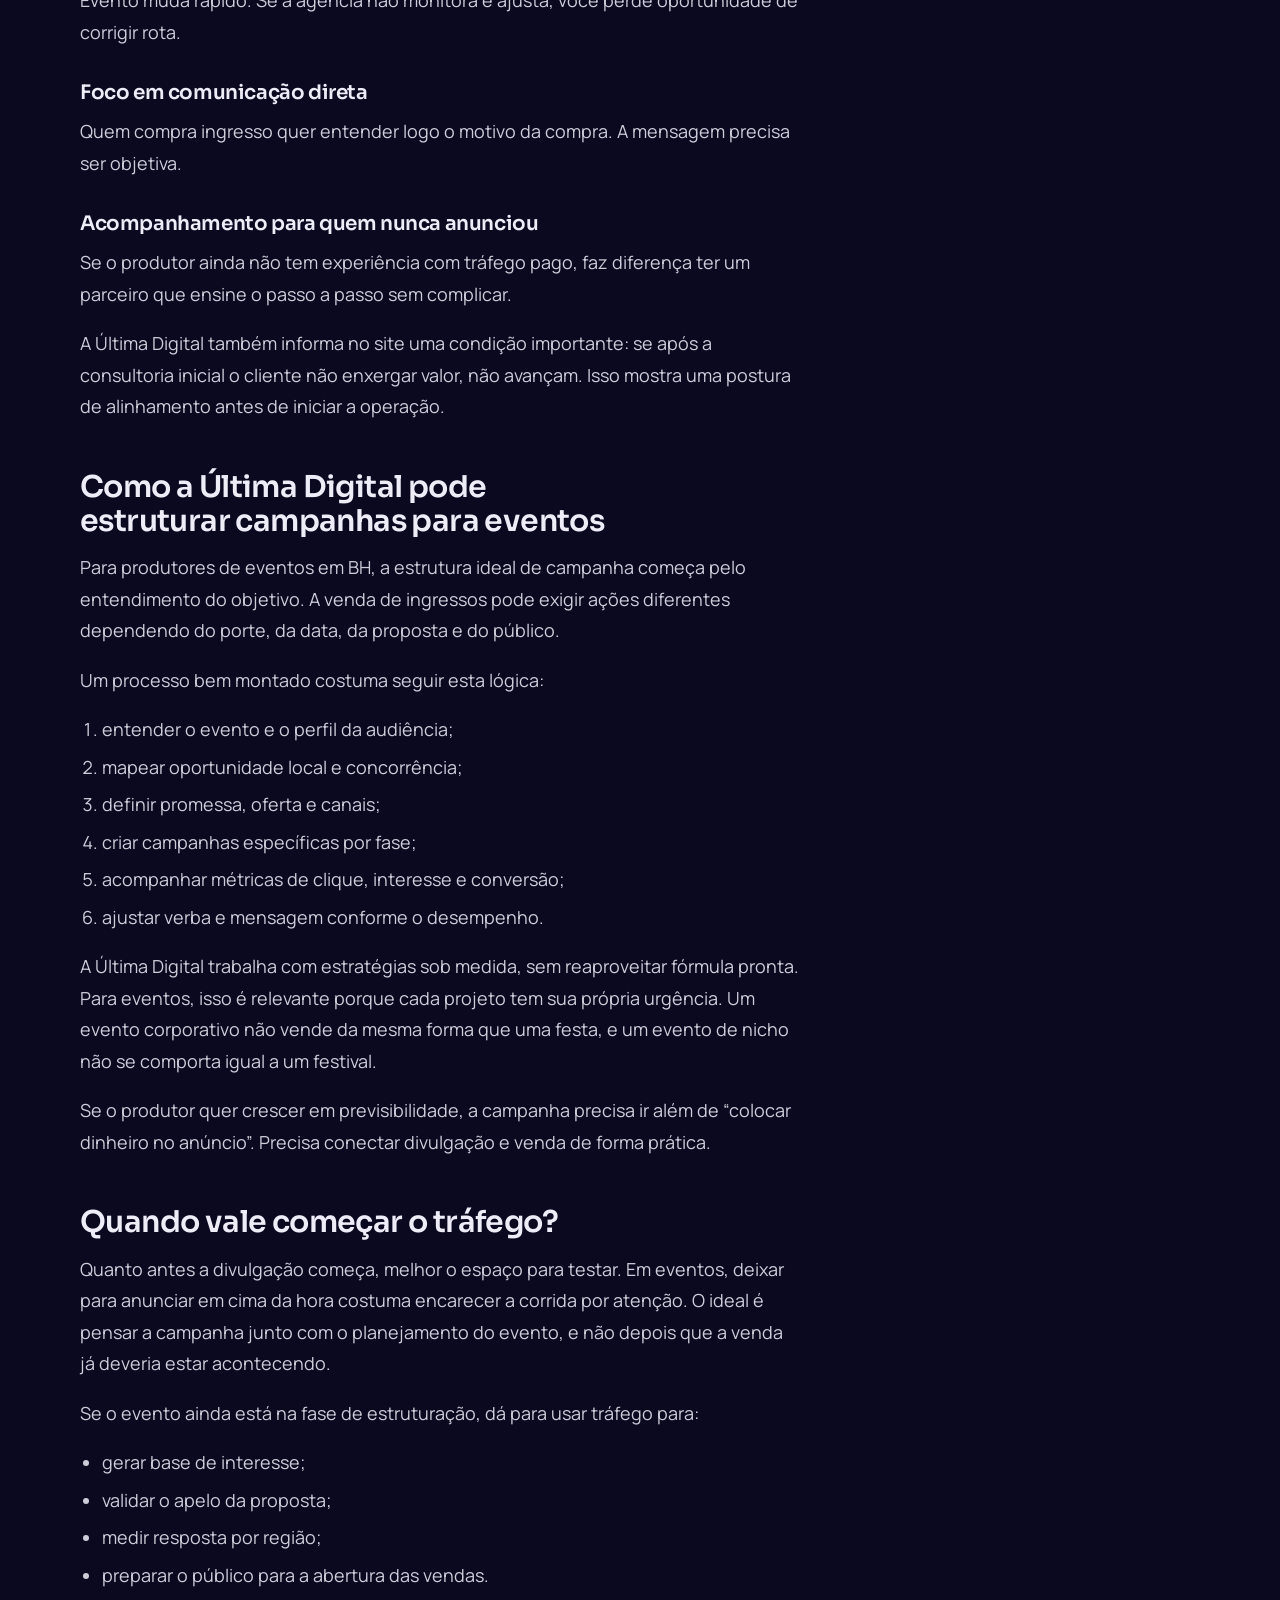
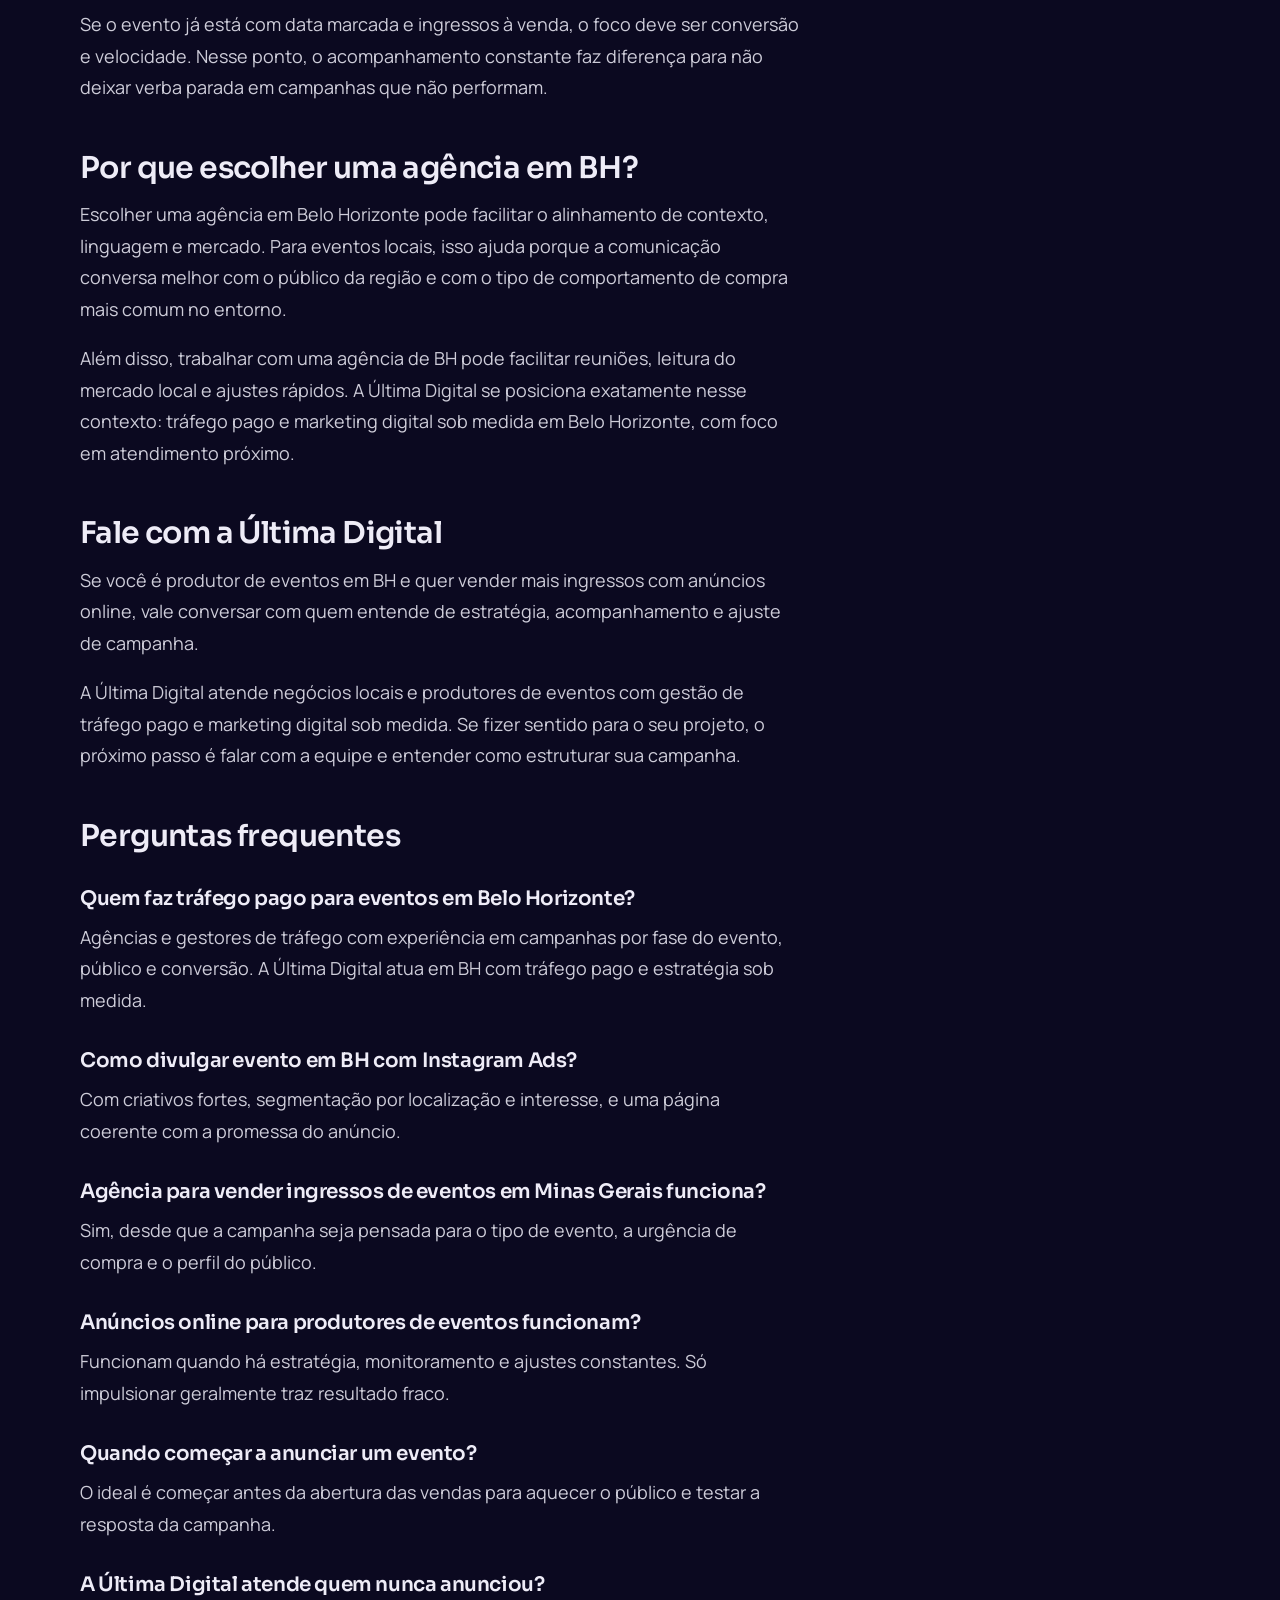
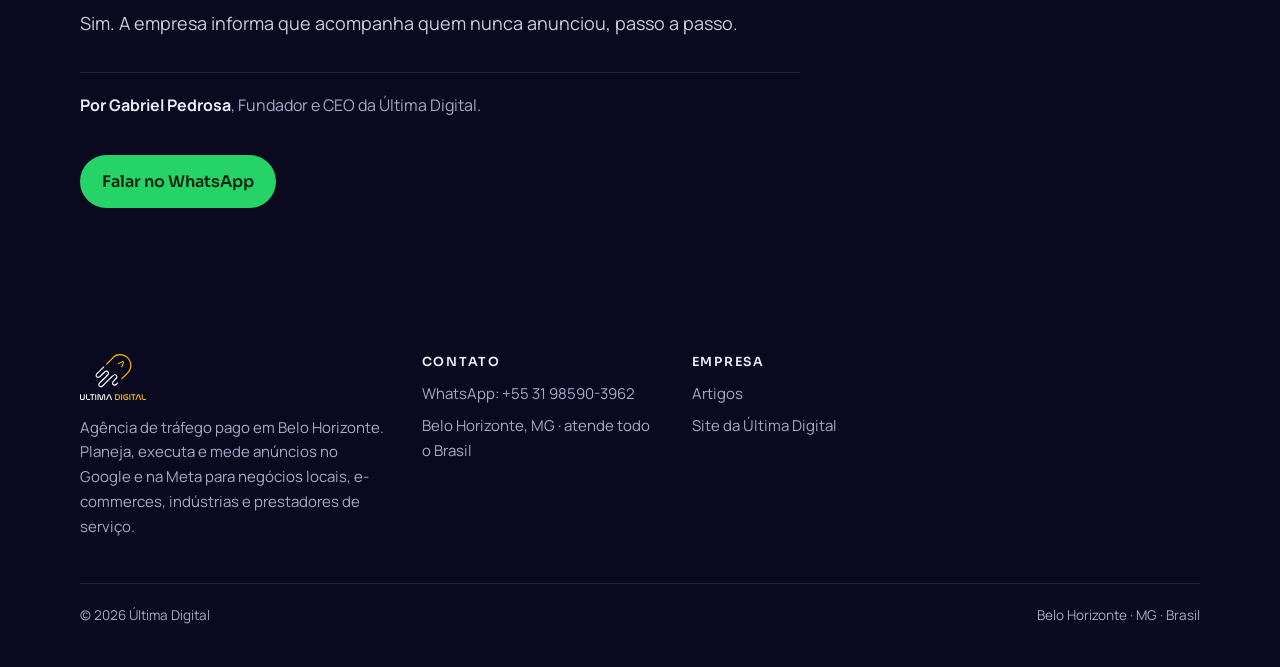
<file: gestor-de-trafego-para-eventos-em-bh-como-vender-mais-ingressos-com/index.html>
<!doctype html>
<html lang="pt-BR">
<head>
<meta name="robots" content="noindex, nofollow">
<meta charset="utf-8">
<meta name="viewport" content="width=device-width, initial-scale=1, viewport-fit=cover">
<title>Gestor de tráfego para eventos em BH</title>
<meta name="description" content="Veja como um gestor de tráfego para eventos em BH pode vender mais ingressos com anúncios online e atrair público certo.">
<link rel="canonical" href="https://blog.ultima-teste.local/gestor-de-trafego-para-eventos-em-bh-como-vender-mais-ingressos-com/">
<link rel="alternate" type="application/rss+xml" title="Última Digital" href="../feed.xml">
<meta property="og:type" content="article">
<meta property="og:site_name" content="Última Digital">
<meta property="og:title" content="Gestor de tráfego para eventos em BH">
<meta property="og:description" content="Veja como um gestor de tráfego para eventos em BH pode vender mais ingressos com anúncios online e atrair público certo.">
<meta property="og:url" content="https://blog.ultima-teste.local/gestor-de-trafego-para-eventos-em-bh-como-vender-mais-ingressos-com/">
<meta property="og:image" content="https://enzoofs.github.io/ultima-blog-preview/assets/capas/gestor-de-trafego-para-eventos-em-bh-como-vender-mais-ingressos-com.webp">
<meta property="og:locale" content="pt_BR">
<meta name="twitter:card" content="summary_large_image">
<link rel="icon" href="../assets/icone.svg">
<link rel="stylesheet" href="../assets/fontes.css">
<style>:root{
  --fundo:#0b0920;--fundo-2:#13102e;--fundo-3:#1c1840;--fundo-rodape:#0b0920;
  --texto:#eeecf7;--suave:#aaa6c6;--destaque:#ffc200;--destaque-hover:#ffd34d;
  --texto-destaque:#17120a;--secundaria:#7b5cff;
  --fundo-rgb:11,9,32;--texto-rgb:238,236,247;--destaque-rgb:255,194,0;--secundaria-rgb:123,92,255;
  --titulo:'Sora',system-ui,sans-serif;--corpo:'Manrope',system-ui,-apple-system,'Segoe UI',sans-serif;
}</style>
<link rel="stylesheet" href="../assets/estilo.css">
<script type="application/ld+json">{"@context":"https://schema.org","@type":"BreadcrumbList","itemListElement":[{"@type":"ListItem","position":1,"name":"In\u00EDcio","item":"https://ultimadigital.com.br/"},{"@type":"ListItem","position":2,"name":"Blog","item":"https://blog.ultima-teste.local/"},{"@type":"ListItem","position":3,"name":"Gestor de tr\u00E1fego para eventos em BH: como vender mais ingressos com an\u00FAncios online","item":"https://blog.ultima-teste.local/gestor-de-trafego-para-eventos-em-bh-como-vender-mais-ingressos-com/"}]}</script>
</head>
<body>

<header class="topo">
  <div class="cx">
    <a href="../" aria-label="Última Digital, início"><img src="../assets/logo.svg" alt="Última Digital" width="200" height="56" style="height:56px;width:auto"></a>
    <nav aria-label="Seções">
      <a href="../">Artigos</a>
      <a href="https://ultimadigital.com.br/">Site da Última Digital</a>
    </nav>
    <a class="btn btn-amarelo" href="https://wa.me/5531985903962?text=Ol%C3%A1%21%20Vim%20pelo%20site%20e%20quero%20fazer%20meu%20neg%C3%B3cio%20crescer.">Falar no WhatsApp</a>
  </div>
</header>

<main>
<section class="blog-topo post-cab">
  <div class="cx">
    <p class="trilha"><a href="https://ultimadigital.com.br/">Início</a> / <a href="../">Blog</a></p>
    <h1>Gestor de tráfego para eventos em BH: como vender mais ingressos com anúncios online</h1>
    <div class="post-meta"><span>Gabriel Pedrosa</span><span>4 de novembro de 2026</span><span>8 min de leitura</span></div><figure class="capa-artigo"><img src="../assets/capas/gestor-de-trafego-para-eventos-em-bh-como-vender-mais-ingressos-com.webp" width="1280" height="718" alt="Capa do artigo: Gestor de tráfego para eventos em BH: como vender mais ingressos com anúncios online"></figure>
  </div>
</section>
<article class="post">
  <div class="cx">
    <div class="prosa"><p class="resposta-direta"><strong>Resposta rápida:</strong> Se você procura um gestor de tráfego para eventos em BH, a resposta curta é: anúncios online funcionam quando a campanha é pensada por fase do evento, público e urgência de compra. Para produtores de eventos, o objetivo não é só gerar cliques, mas colocar o ingresso certo na frente da pessoa certa no momento certo.

A Última Digital, em Belo Horizonte, trabalha com gestão de tráfego pago e estratégia de marketing digital sob medida, com atendimento personalizado e acompanhamento constante. Isso faz diferença para eventos, porque a divulgação precisa ser ajustada conforme a data se aproxima, o lote vira e a venda acelera ou trava.</p>
<h2>Quem faz tráfego pago para eventos em Belo Horizonte?</h2>
<p>Quem faz tráfego pago para eventos em BH é, em geral, uma agência ou um gestor que entende não só de anúncio, mas de calendário, público e conversão. No caso de eventos, não basta “impulsionar publicação”. É preciso montar campanha para vender ingresso, preencher lista VIP, aumentar alcance local ou aquecer a demanda antes da abertura de vendas.</p>
<p>A Última Digital atua com gestão de tráfego pago e estratégia de marketing digital sob medida, em Belo Horizonte/MG. O foco é analisar o mercado, planejar a estratégia, executar, monitorar e ajustar as campanhas continuamente.</p>
<p>Para produtor de evento, isso importa porque a campanha muda conforme o momento:</p>
<ul>
<li>antes do lançamento, o objetivo é aquecer o público;</li>
<li>na abertura das vendas, é hora de capturar os primeiros compradores;</li>
<li>perto do evento, a pressão da urgência cresce;</li>
<li>se a venda desacelera, o anúncio precisa ser recalibrado rapidamente.</li>
</ul>
<p>Ou seja: quem faz tráfego para eventos não vende só mídia. Vende estrutura de campanha com leitura de comportamento e ajuste fino.</p>
<h2>Anúncios online para produtores de eventos funcionam?</h2>
<p>Sim, funcionam — desde que a campanha seja montada com estratégia. Produtor de evento que anuncia sem segmentação, sem mensagem clara e sem acompanhamento costuma desperdiçar verba. Já uma operação de tráfego bem feita ajuda a chegar em quem tem maior chance de comprar, principalmente em eventos com apelo local ou nichado.</p>
<p>Para eventos em Belo Horizonte e região, a vantagem dos anúncios online é a velocidade. Você consegue testar criativos, públicos e chamadas em pouco tempo. Isso ajuda a entender se o mercado responde melhor a ingressos promocionais, lote limitado, lista de interesse ou conversão direta para a página de compra.</p>
<p>A lógica é simples:</p>
<ol>
<li>identificar o perfil ideal do público;</li>
<li>segmentar por localização, interesse e comportamento;</li>
<li>criar anúncios com promessa clara;</li>
<li>direcionar para uma página ou ação objetiva;</li>
<li>acompanhar o desempenho diariamente.</li>
</ol>
<p>A Última Digital trabalha justamente com esse ciclo: análise de mercado, planejamento estratégico, execução avançada e relatórios mensuráveis. Para eventos, essa sequência é importante porque a campanha precisa acompanhar o ritmo da produção.</p>
<h2>Como divulgar evento em BH com Instagram Ads?</h2>
<p>Instagram Ads é uma das ferramentas mais úteis para divulgação de eventos, principalmente quando o evento depende de apelo visual, identidade de marca e decisão rápida. Em BH, isso pode funcionar muito bem para festas, shows, experiências gastronômicas, eventos corporativos, encontros de nicho e ações em bares e restaurantes.</p>
<p>Mas divulgar evento no Instagram não é só aparecer no feed. É preciso pensar em três camadas:</p>
<h3>1. Criativo que chama atenção</h3>
<p>O anúncio precisa mostrar o que o público ganha ao comprar o ingresso. Pode ser line-up, atração, data, local, benefício do lote ou sensação de exclusividade. Se a arte parece genérica, a campanha enfraquece.</p>
<h3>2. Segmentação certa</h3>
<p>Você pode trabalhar público por cidade, região metropolitana, interesses relacionados ao tipo de evento e até públicos parecidos com quem já demonstrou interesse. Para eventos locais, esse filtro é decisivo para não desperdiçar verba com gente de fora da área de compra.</p>
<h3>3. Página de destino coerente</h3>
<p>Se o anúncio promete algo e a página entrega outra coisa, a conversão cai. A rota entre anúncio e compra precisa ser curta e clara.</p>
<p>A vantagem de contar com um gestor de tráfego para eventos em BH é justamente organizar esses pontos sem depender de tentativa e erro solta. A Última Digital acompanha quem nunca anunciou, passo a passo, o que ajuda produtores que estão começando a investir em mídia paga.</p>
<h2>Como vender mais ingressos com tráfego pago?</h2>
<p>Para vender mais ingressos, o tráfego pago precisa obedecer ao que o evento pede em cada fase. Não existe uma única campanha ideal para todo tipo de produção. O que funciona é combinar objetivo, público e urgência.</p>
<h3>Fase 1: pré-lançamento</h3>
<p>Aqui, o foco é criar expectativa. O anúncio pode destacar o conceito do evento, a data e a proposta de valor. O objetivo é fazer o público salvar, acompanhar ou entrar na lista de interesse.</p>
<h3>Fase 2: abertura de vendas</h3>
<p>Quando os ingressos entram no ar, a campanha precisa ser direta. O público deve entender rapidamente:</p>
<ul>
<li>o que é o evento;</li>
<li>quando acontece;</li>
<li>onde será;</li>
<li>por que vale comprar agora.</li>
</ul>
<p>Se houver lote promocional, isso precisa aparecer com clareza.</p>
<h3>Fase 3: aceleração</h3>
<p>Se a venda está andando, o anúncio pode reforçar prova social, escassez e proximidade da data. Se a venda está fria, a campanha precisa ser revista: talvez o público esteja amplo demais, o criativo não esteja forte ou a oferta esteja confusa.</p>
<h3>Fase 4: reta final</h3>
<p>Na reta final, urgência pesa mais. O anúncio precisa lembrar que o tempo está acabando. Aqui, campanhas para públicos que já interagiram com a marca costumam ganhar relevância.</p>
<p>Uma agência como a Última Digital ajuda a fazer esse acompanhamento com execução avançada e relatórios mensuráveis. Isso é importante porque evento não espera ciclo longo: a campanha precisa responder ao caixa e ao ritmo de vendas.</p>
<h2>Qual tipo de evento pode usar gestor de tráfego em BH?</h2>
<p>Praticamente qualquer produção com ingresso, inscrição ou presença confirmada pode se beneficiar de tráfego pago. A Última Digital cita atuação com nichos como produtores de eventos, bares e restaurantes, negócios locais, prestadores de serviço, indústrias e e-commerces.</p>
<p>No caso de eventos, alguns formatos tendem a ter ótima aderência:</p>
<ul>
<li>shows e festas;</li>
<li>eventos corporativos;</li>
<li>feiras e encontros setoriais;</li>
<li>eventos gastronômicos;</li>
<li>congressos e workshops;</li>
<li>lançamentos e experiências exclusivas.</li>
</ul>
<p>O ponto principal é entender se o evento depende de audiência local, segmento específico ou escala regional. Em Belo Horizonte, isso pode ser trabalhado com segmentação geográfica e mensagem orientada ao perfil certo.</p>
<h2>O que olhar antes de contratar uma agência para vender ingressos?</h2>
<p>Antes de contratar, vale observar se a agência entende o contexto do evento e não entrega só mídia genérica. Alguns critérios ajudam a decidir com mais segurança:</p>
<h3>Entendimento de nicho</h3>
<p>Uma campanha para evento não pode seguir o mesmo raciocínio de loja virtual ou serviço recorrente. É preciso entender prazo, pico de demanda e comportamento de compra.</p>
<h3>Processo claro</h3>
<p>A empresa precisa explicar como analisa o mercado, como define estratégia e como acompanha os resultados. A Última Digital trabalha com esse fluxo de quatro etapas, o que dá previsibilidade para o produtor.</p>
<h3>Atenção ao acompanhamento</h3>
<p>Evento muda rápido. Se a agência não monitora e ajusta, você perde oportunidade de corrigir rota.</p>
<h3>Foco em comunicação direta</h3>
<p>Quem compra ingresso quer entender logo o motivo da compra. A mensagem precisa ser objetiva.</p>
<h3>Acompanhamento para quem nunca anunciou</h3>
<p>Se o produtor ainda não tem experiência com tráfego pago, faz diferença ter um parceiro que ensine o passo a passo sem complicar.</p>
<p>A Última Digital também informa no site uma condição importante: se após a consultoria inicial o cliente não enxergar valor, não avançam. Isso mostra uma postura de alinhamento antes de iniciar a operação.</p>
<h2>Como a Última Digital pode estruturar campanhas para eventos</h2>
<p>Para produtores de eventos em BH, a estrutura ideal de campanha começa pelo entendimento do objetivo. A venda de ingressos pode exigir ações diferentes dependendo do porte, da data, da proposta e do público.</p>
<p>Um processo bem montado costuma seguir esta lógica:</p>
<ol>
<li>entender o evento e o perfil da audiência;</li>
<li>mapear oportunidade local e concorrência;</li>
<li>definir promessa, oferta e canais;</li>
<li>criar campanhas específicas por fase;</li>
<li>acompanhar métricas de clique, interesse e conversão;</li>
<li>ajustar verba e mensagem conforme o desempenho.</li>
</ol>
<p>A Última Digital trabalha com estratégias sob medida, sem reaproveitar fórmula pronta. Para eventos, isso é relevante porque cada projeto tem sua própria urgência. Um evento corporativo não vende da mesma forma que uma festa, e um evento de nicho não se comporta igual a um festival.</p>
<p>Se o produtor quer crescer em previsibilidade, a campanha precisa ir além de “colocar dinheiro no anúncio”. Precisa conectar divulgação e venda de forma prática.</p>
<h2>Quando vale começar o tráfego?</h2>
<p>Quanto antes a divulgação começa, melhor o espaço para testar. Em eventos, deixar para anunciar em cima da hora costuma encarecer a corrida por atenção. O ideal é pensar a campanha junto com o planejamento do evento, e não depois que a venda já deveria estar acontecendo.</p>
<p>Se o evento ainda está na fase de estruturação, dá para usar tráfego para:</p>
<ul>
<li>gerar base de interesse;</li>
<li>validar o apelo da proposta;</li>
<li>medir resposta por região;</li>
<li>preparar o público para a abertura das vendas.</li>
</ul>
<p>Se o evento já está com data marcada e ingressos à venda, o foco deve ser conversão e velocidade. Nesse ponto, o acompanhamento constante faz diferença para não deixar verba parada em campanhas que não performam.</p>
<h2>Por que escolher uma agência em BH?</h2>
<p>Escolher uma agência em Belo Horizonte pode facilitar o alinhamento de contexto, linguagem e mercado. Para eventos locais, isso ajuda porque a comunicação conversa melhor com o público da região e com o tipo de comportamento de compra mais comum no entorno.</p>
<p>Além disso, trabalhar com uma agência de BH pode facilitar reuniões, leitura do mercado local e ajustes rápidos. A Última Digital se posiciona exatamente nesse contexto: tráfego pago e marketing digital sob medida em Belo Horizonte, com foco em atendimento próximo.</p>
<h2>Fale com a Última Digital</h2>
<p>Se você é produtor de eventos em BH e quer vender mais ingressos com anúncios online, vale conversar com quem entende de estratégia, acompanhamento e ajuste de campanha.</p>
<p>A Última Digital atende negócios locais e produtores de eventos com gestão de tráfego pago e marketing digital sob medida. Se fizer sentido para o seu projeto, o próximo passo é falar com a equipe e entender como estruturar sua campanha.</p>

<h2>Perguntas frequentes</h2>
<h3>Quem faz tráfego pago para eventos em Belo Horizonte?</h3>
<p>Agências e gestores de tráfego com experiência em campanhas por fase do evento, público e conversão. A Última Digital atua em BH com tráfego pago e estratégia sob medida.</p>
<h3>Como divulgar evento em BH com Instagram Ads?</h3>
<p>Com criativos fortes, segmentação por localização e interesse, e uma página coerente com a promessa do anúncio.</p>
<h3>Agência para vender ingressos de eventos em Minas Gerais funciona?</h3>
<p>Sim, desde que a campanha seja pensada para o tipo de evento, a urgência de compra e o perfil do público.</p>
<h3>Anúncios online para produtores de eventos funcionam?</h3>
<p>Funcionam quando há estratégia, monitoramento e ajustes constantes. Só impulsionar geralmente traz resultado fraco.</p>
<h3>Quando começar a anunciar um evento?</h3>
<p>O ideal é começar antes da abertura das vendas para aquecer o público e testar a resposta da campanha.</p>
<h3>A Última Digital atende quem nunca anunciou?</h3>
<p>Sim. A empresa informa que acompanha quem nunca anunciou, passo a passo.</p>
<p class="autor"><strong>Por Gabriel Pedrosa</strong>, Fundador e CEO da Última Digital.</p>
<p class="cta"><a href="https://wa.me/5531985903962?text=Ol%C3%A1%21%20Vim%20pelo%20artigo%20%E2%80%9CGestor%20de%20tr%C3%A1fego%20para%20eventos%20em%20BH%3A%20como%20vender%20mais%20ingressos%20com%20an%C3%BAncios%20online%E2%80%9D%20no%20site." data-lead="whatsapp" data-artigo="gestor-de-trafego-para-eventos-em-bh-como-vender-mais-ingressos-com">Falar no WhatsApp</a></p>
<script type="application/ld+json">[{"@context":"https://schema.org","@type":"BlogPosting","headline":"Gestor de tr\u00E1fego para eventos em BH: como vender mais ingressos com an\u00FAncios online","description":"Veja como um gestor de tr\u00E1fego para eventos em BH pode vender mais ingressos com an\u00FAncios online e atrair p\u00FAblico certo.","inLanguage":"pt-BR","datePublished":"2026-11-04","dateModified":"2026-11-04","author":{"@type":"Person","name":"Gabriel Pedrosa","jobTitle":"Fundador e CEO","worksFor":{"@type":"Organization","name":"\u00DAltima Digital","url":"https://ultimadigital.com.br/"}},"publisher":{"@type":"Organization","name":"\u00DAltima Digital","url":"https://ultimadigital.com.br/"},"mainEntityOfPage":"https://blog.ultima-teste.local/gestor-de-trafego-para-eventos-em-bh-como-vender-mais-ingressos-com/","wordCount":1634}]</script>
</div>
    <aside class="lateral">
      <div class="caixa-lat"><h3>Quer ajuda com isso?</h3><p>Conte sobre o seu negócio. Se fizer sentido, marcamos a consultoria inicial.</p>
        <a class="btn btn-amarelo" href="https://wa.me/5531985903962?text=Ol%C3%A1%21%20Vim%20pelo%20artigo%20%E2%80%9CGestor%20de%20tr%C3%A1fego%20para%20eventos%20em%20BH%3A%20como%20vender%20mais%20ingressos%20com%20an%C3%BAncios%20online%E2%80%9D%20no%20site.">Falar no WhatsApp</a></div>
      <div class="caixa-lat"><h3>Leia também</h3><ul>
<li><a href="../agencia-de-anuncios-online-para-industria-em-belo-horizonte-como-gerar/">Agência de anúncios online para indústria em Belo Horizonte: como gerar leads qualificados</a></li><li><a href="../agencia-de-trafego-pago-para-bares-e-restaurantes-em-belo-horizonte/">Agência de tráfego pago para bares e restaurantes em Belo Horizonte: como gerar mais reservas e pedidos</a></li>      </ul></div>
    </aside>
  </div>
</article>

</main>

<footer>
  <div class="cx">
    <div class="rod">
      <div>
        <img src="../assets/logo.svg" alt="Última Digital" width="200" height="46" style="height:46px;width:auto">
        <p>Agência de tráfego pago em Belo Horizonte. Planeja, executa e mede anúncios no Google e na Meta para negócios locais, e-commerces, indústrias e prestadores de serviço.</p>
      </div>
      <div>
        <h3>Contato</h3>
        <ul>
          <li>WhatsApp: +55 31 98590-3962</li>
          <li>Belo Horizonte, MG &middot; atende todo o Brasil</li>
        </ul>
      </div>
      <div>
        <h3>Empresa</h3>
        <ul>
          <li><a href="../">Artigos</a></li>
          <li><a href="https://ultimadigital.com.br/">Site da Última Digital</a></li>
        </ul>
      </div>
    </div>
    <div class="copy">
      <span>&copy; 2026 Última Digital</span>
      <span>Belo Horizonte &middot; MG &middot; Brasil</span>
    </div>
  </div>
</footer>

<a class="whats" href="https://wa.me/5531985903962?text=Ol%C3%A1%21%20Vim%20pelo%20site%20e%20quero%20fazer%20meu%20neg%C3%B3cio%20crescer." aria-label="Falar no WhatsApp">
  <svg viewBox="0 0 24 24" aria-hidden="true"><path fill="#fff" d="M12.04 2C6.58 2 2.13 6.45 2.13 11.91c0 1.75.46 3.45 1.32 4.95L2.05 22l5.25-1.38a9.9 9.9 0 0 0 4.74 1.21h.01c5.46 0 9.91-4.45 9.91-9.91A9.86 9.86 0 0 0 12.04 2Zm5.8 14.03c-.24.68-1.41 1.3-1.95 1.35-.5.05-.97.23-3.26-.68-2.76-1.09-4.5-3.91-4.64-4.09-.13-.18-1.1-1.47-1.1-2.81 0-1.33.7-1.99.95-2.26.24-.27.53-.34.71-.34h.51c.16 0 .38-.06.6.46.23.54.77 1.87.84 2 .07.14.11.3.02.48-.09.18-.14.29-.27.45-.14.16-.29.35-.41.47-.14.14-.28.28-.12.55.16.27.7 1.16 1.51 1.88 1.04.93 1.91 1.21 2.18 1.35.27.14.43.11.59-.07.16-.18.68-.79.86-1.07.18-.27.36-.23.61-.14.25.09 1.58.75 1.85.88.27.14.45.2.52.32.07.11.07.66-.17 1.33Z"/></svg>
</a>
</body>
</html>
</file>
<file: assets/fontes.css>
@font-face{font-family:'Sora';font-style:normal;font-weight:100 900;font-display:swap;src:url(fontes/sora/sora-latin-wght-normal.woff2) format('woff2')}
@font-face{font-family:'Manrope';font-style:normal;font-weight:100 900;font-display:swap;src:url(fontes/manrope/manrope-latin-wght-normal.woff2) format('woff2')}
</file>
<file: assets/estilo.css>
/* site_cliente/modelos/estilo.css — visual dos sites gerados pelo Portal.
   Cores, fontes e imagens de fundo vêm da marca de cada cliente (config/sites/<id>/site.json),
   como variáveis no <head> de cada página. Layout: uma coluna de leitura, seções separadas por linhas,
   ficha da empresa visível no rodapé. */
:root{--linha:rgba(var(--texto-rgb),.12);--whats:#25d366;--larg:1160px;--gut:max(20px,env(safe-area-inset-left,0px));color-scheme:dark}
*{box-sizing:border-box}
html{scroll-behavior:smooth}
@media (prefers-reduced-motion:reduce){html{scroll-behavior:auto}*{animation:none!important;transition:none!important}}
body{margin:0;background:var(--fundo);color:var(--texto);font:400 17px/1.65 var(--corpo);-webkit-font-smoothing:antialiased}
img{max-width:100%;display:block}
a{color:inherit}
:focus-visible{outline:2px solid var(--destaque);outline-offset:3px}
.cx{max-width:var(--larg);margin:0 auto;padding-left:var(--gut);padding-right:max(20px,env(safe-area-inset-right,0px))}
h1,h2,h3{font-family:var(--titulo);letter-spacing:-.02em;margin:0;text-wrap:balance}
h2{font-size:clamp(28px,4vw,44px);line-height:1.12;font-weight:600}
h3{font-size:19px;line-height:1.3;font-weight:600}
p{margin:0}
.olho{font:600 12.5px/1.4 var(--titulo);letter-spacing:.16em;text-transform:uppercase;color:var(--destaque)}
.btn{display:inline-flex;align-items:center;gap:10px;font:600 15.5px/1 var(--titulo);text-decoration:none;
  padding:17px 24px;border-radius:999px;transition:transform .15s ease, background .15s ease}
.btn:hover{transform:translateY(-1px)}
.btn-amarelo{background:var(--destaque);color:var(--texto-destaque)}
.btn-amarelo:hover{background:var(--destaque-hover)}
.btn-linha{border:1px solid var(--linha);color:var(--texto)}
.btn-linha:hover{border-color:var(--texto)}
.preencher{border:1px dashed var(--destaque);color:var(--destaque);padding:0 6px;border-radius:4px;font-size:.92em;white-space:nowrap}

/* aviso da prévia: some quando o site for ao ar */
.previa{background:var(--destaque);color:var(--texto-destaque);font:500 13.5px/1.4 var(--corpo);text-align:center;padding:9px 20px}
.previa b{font-weight:700}

/* topo */
.topo{position:sticky;top:0;z-index:10;background:rgba(var(--fundo-rgb),.82);backdrop-filter:blur(12px);border-bottom:1px solid var(--linha)}
.topo .cx{display:flex;align-items:center;justify-content:space-between;gap:20px;height:80px}
.topo img{height:42px;width:auto}
.topo nav{display:flex;gap:26px;font:500 14.5px var(--corpo);color:var(--suave)}
.topo nav a{text-decoration:none}
.topo nav a:hover{color:var(--texto)}
.topo .btn{padding:12px 18px;font-size:14px}
@media (max-width:900px){.topo nav{display:none}}

/* abertura */
.abertura{position:relative;overflow:hidden;border-bottom:1px solid var(--linha)}
.abertura .fundo-img{position:absolute;inset:0;background-position:70% center;background-size:cover;background-repeat:no-repeat}
.abertura::after{content:"";position:absolute;inset:0;background:linear-gradient(90deg,var(--fundo) 0%,rgba(var(--fundo-rgb),.92) 42%,rgba(var(--fundo-rgb),.25) 75%,rgba(var(--fundo-rgb),.1) 100%)}
.abertura .cx{position:relative;z-index:1;padding-top:clamp(72px,11vw,140px);padding-bottom:clamp(72px,10vw,128px)}
.abertura h1{font-size:clamp(38px,6.2vw,72px);line-height:1.04;font-weight:700;max-width:13ch;margin:18px 0 22px}
.abertura h1 em{font-style:normal;color:var(--destaque)}
.abertura .sub{font-size:clamp(17px,1.6vw,20px);color:var(--suave);max-width:46ch}
.abertura .acoes{display:flex;flex-wrap:wrap;gap:12px;margin-top:34px}
@media (max-width:700px){.abertura::after{background:linear-gradient(180deg,rgba(var(--fundo-rgb),.7),var(--fundo) 85%)}}

/* números do site */
.numeros{border-bottom:1px solid var(--linha);background:var(--fundo-2)}
.numeros ul{list-style:none;margin:0;padding:0;display:grid;grid-template-columns:repeat(4,minmax(0,1fr))}
.numeros li{padding:28px 24px;border-left:1px solid var(--linha)}
.numeros li:first-child{border-left:0;padding-left:0}
.numeros b{display:block;font:700 clamp(26px,3vw,36px)/1 var(--titulo);color:var(--destaque);letter-spacing:-.02em}
.numeros span{display:block;margin-top:8px;font-size:14.5px;color:var(--suave);line-height:1.4}
@media (max-width:800px){.numeros ul{grid-template-columns:1fr 1fr}.numeros li{border-left:0;padding-left:0;border-top:1px solid var(--linha)}
  .numeros li:nth-child(-n+2){border-top:0}}

section.bloco{padding-block:clamp(72px,10vw,120px);border-bottom:1px solid var(--linha);scroll-margin-top:72px}
.cab-bloco{display:grid;grid-template-columns:minmax(0,1fr) minmax(0,1fr);gap:20px 56px;align-items:end;margin-bottom:48px}
.cab-bloco p{color:var(--suave);font-size:18px;max-width:52ch}
.cab-bloco .olho{grid-column:1/-1;margin-bottom:-6px}
@media (max-width:800px){.cab-bloco{grid-template-columns:1fr}}

/* para quem */
.dores{display:grid;grid-template-columns:repeat(4,minmax(0,1fr));gap:1px;background:var(--linha);border:1px solid var(--linha);border-radius:16px;overflow:hidden}
.dores div{background:var(--fundo);padding:26px 22px}
.dores i{font:700 13px var(--titulo);font-style:normal;color:var(--destaque)}
.dores p{margin-top:12px;font-size:16.5px;line-height:1.45}
@media (max-width:900px){.dores{grid-template-columns:1fr 1fr}}
@media (max-width:520px){.dores{grid-template-columns:1fr}}
.segmentos{display:flex;flex-wrap:wrap;gap:10px;margin-top:28px;list-style:none;padding:0}
.segmentos li{border:1px solid var(--linha);border-radius:999px;padding:9px 16px;font-size:15px;color:var(--suave)}
.nota-seg{margin-top:28px;color:var(--suave);max-width:60ch}

/* processo */
.etapas{display:grid;grid-template-columns:repeat(4,minmax(0,1fr));gap:20px;list-style:none;margin:0;padding:0}
.etapas li{background:var(--fundo-2);border:1px solid var(--linha);border-radius:18px;padding:22px;display:flex;flex-direction:column;gap:12px}
.etapas img{width:112px;height:112px;margin:-6px 0 4px -8px}
.etapas .n{font:700 13px var(--titulo);color:var(--destaque);letter-spacing:.1em}
.etapas p{color:var(--suave);font-size:15.5px}
@media (max-width:980px){.etapas{grid-template-columns:1fr 1fr}}
@media (max-width:540px){.etapas{grid-template-columns:1fr}}

/* clientes */
.clientes{display:grid;grid-template-columns:repeat(5,minmax(0,1fr));gap:12px;list-style:none;margin:0;padding:0}
.clientes li{border:1px solid var(--linha);border-radius:14px;padding:10px 10px 16px;min-width:0}
.clientes video{width:100%;aspect-ratio:9/16;object-fit:cover;border-radius:8px;background:var(--fundo-3);margin-bottom:12px;display:block}
.clientes b,.clientes span{padding-inline:6px}
.clientes b{display:block;font:600 16.5px/1.3 var(--titulo)}
.clientes span{display:block;margin-top:6px;font-size:14.5px;color:var(--suave)}
@media (max-width:980px){.clientes{grid-template-columns:repeat(3,minmax(0,1fr))}}
@media (max-width:600px){.clientes{grid-template-columns:1fr 1fr}}

/* faixas com foto (fundador e garantia): texto à esquerda, imagem da marca à direita */
.faixa-foto,.final{position:relative;overflow:hidden}
.faixa-foto .fundo-img,.final .fundo-img{position:absolute;inset:0;background-position:72% center;background-size:cover;background-repeat:no-repeat}
.faixa-foto::after,.final::after{content:"";position:absolute;inset:0;background:linear-gradient(90deg,var(--fundo) 0%,rgba(var(--fundo-rgb),.9) 40%,rgba(var(--fundo-rgb),.1) 70%)}
.faixa-foto .cx,.final .cx{position:relative;z-index:1}
.faixa-txt{max-width:560px}
.faixa-txt h2{margin:14px 0 20px}
.faixa-txt p{color:var(--suave)}
.faixa-txt p+p{margin-top:14px}
.marcas{margin:22px 0 0;padding:0;list-style:none;display:grid;gap:10px}
.marcas li{padding-left:22px;position:relative}
.marcas li::before{content:"";position:absolute;left:0;top:.68em;width:10px;height:2px;background:var(--destaque)}
.fonte{font-size:13.5px;color:var(--suave);margin-top:22px!important}
.selo{width:56px;height:auto;margin-bottom:18px}
@media (max-width:760px){
  .faixa-foto .fundo-img,.final .fundo-img{background-position:80% top;background-size:auto 70%;opacity:.55}
  .faixa-foto::after,.final::after{background:linear-gradient(180deg,rgba(var(--fundo-rgb),.3) 0%,var(--fundo) 55%)}
  .faixa-foto .fundo-img+.cx,.final .fundo-img+.cx{padding-top:clamp(160px,40vw,260px)}
}

/* perguntas */
.perguntas{max-width:820px}
.perguntas details{border-top:1px solid var(--linha);padding:4px 0}
.perguntas details:last-child{border-bottom:1px solid var(--linha)}
.perguntas summary{cursor:pointer;list-style:none;display:flex;justify-content:space-between;gap:20px;padding:20px 0;font:600 18px/1.4 var(--titulo)}
.perguntas summary::-webkit-details-marker{display:none}
.perguntas summary::after{content:"+";color:var(--destaque);font-weight:400;font-size:24px;line-height:1}
.perguntas details[open] summary::after{content:"–"}
.perguntas details p{padding:0 0 22px;color:var(--suave);max-width:64ch}

/* chamada final */
.final{padding-block:clamp(80px,11vw,140px);border-bottom:0}
.final h2{font-size:clamp(30px,4.4vw,52px)}
.final .acoes{display:flex;flex-wrap:wrap;gap:12px;margin-top:30px}

/* rodapé com a ficha da empresa */
footer{background:var(--fundo-rodape);padding-block:56px calc(40px + env(safe-area-inset-bottom,0px));font-size:15px;color:var(--suave)}
.rod{display:grid;grid-template-columns:minmax(0,1.3fr) repeat(3,minmax(0,1fr));gap:32px}
.rod img{height:46px;width:auto;margin-bottom:16px}
.rod h3{font:600 12.5px var(--titulo);letter-spacing:.14em;text-transform:uppercase;color:var(--texto);margin-bottom:12px}
.rod ul{list-style:none;margin:0;padding:0;display:grid;gap:8px}
.rod a{text-decoration:none}
.rod a:hover{color:var(--texto)}
.copy{margin-top:44px;padding-top:20px;border-top:1px solid var(--linha);font-size:13.5px;display:flex;flex-wrap:wrap;gap:8px 24px;justify-content:space-between}
@media (max-width:860px){.rod{grid-template-columns:1fr 1fr}}
@media (max-width:520px){.rod{grid-template-columns:1fr}}

.whats{position:fixed;right:calc(20px + env(safe-area-inset-right,0px));bottom:calc(20px + env(safe-area-inset-bottom,0px));z-index:20;
  width:58px;height:58px;border-radius:50%;background:var(--whats);display:grid;place-items:center;box-shadow:0 8px 24px rgba(0,0,0,.35)}
.whats svg{width:30px;height:30px}

/* ------------------------------------------------------------------ blog */
.blog-cards{display:grid;grid-template-columns:repeat(3,minmax(0,1fr));gap:16px;list-style:none;margin:0;padding:0}
@media (max-width:900px){.blog-cards{grid-template-columns:1fr}}
.blog-card a{display:flex;flex-direction:column;gap:12px;height:100%;padding:24px;border:1px solid var(--linha);border-radius:18px;
  background:var(--fundo-2);text-decoration:none;transition:border-color .15s ease, transform .15s ease}
.blog-card a:hover{border-color:var(--destaque);transform:translateY(-2px)}
.blog-card .tag{font:600 11.5px var(--titulo);letter-spacing:.14em;text-transform:uppercase;color:var(--destaque)}
.blog-card h3{font-size:20px;line-height:1.3}
.blog-card p{color:var(--suave);font-size:15.5px;flex:1}
.blog-card .meta{font-size:13.5px;color:var(--suave)}
.blog-card .ler{font:600 14px var(--titulo);color:var(--texto)}
.ver-todos{margin-top:28px}

.blog-topo{padding-block:clamp(56px,8vw,96px) clamp(40px,6vw,64px);border-bottom:1px solid var(--linha);
  background:radial-gradient(circle at 90% 0%,rgba(var(--secundaria-rgb),.22),transparent 55%),var(--fundo)}
.blog-topo h1{font-size:clamp(34px,5.4vw,60px);line-height:1.06;font-weight:700;margin:14px 0 16px;max-width:18ch}
.blog-topo p{color:var(--suave);font-size:18px;max-width:58ch}
.trilha{font-size:14px;color:var(--suave)}
.trilha a{color:var(--suave)}
.trilha a:hover{color:var(--texto)}

.post{padding-block:clamp(40px,6vw,72px)}
.post .cx{display:grid;grid-template-columns:minmax(0,720px) minmax(0,1fr);gap:56px}
@media (max-width:980px){.post .cx{grid-template-columns:1fr}}
.blog-topo.post-cab h1{font-size:clamp(30px,4.4vw,50px);max-width:24ch}
.post-meta{display:flex;flex-wrap:wrap;gap:6px 18px;font-size:14px;color:var(--suave);margin-top:6px}
.prosa{font-size:18px;line-height:1.75;color:rgba(var(--texto-rgb),.86);min-width:0}
.prosa h2{font-size:clamp(24px,3vw,30px);margin:48px 0 14px;color:var(--texto)}
.prosa h3{font-size:20px;margin:32px 0 10px;color:var(--texto)}
.prosa p{margin:0 0 18px}
.prosa ul,.prosa ol{margin:0 0 18px;padding-left:22px}
.prosa li{margin:6px 0}
.prosa strong{color:var(--texto)}
.prosa a{color:var(--destaque)}
.prosa table{width:100%;border-collapse:collapse;font-size:15.5px;margin:0 0 22px;display:block;overflow-x:auto}
.prosa th,.prosa td{border:1px solid var(--linha);padding:10px 12px;text-align:left;vertical-align:top}
.prosa th{background:var(--fundo-2);color:var(--texto)}
.prosa .resposta-direta{background:var(--fundo-2);border:1px solid rgba(var(--destaque-rgb),.35);border-radius:14px;padding:20px 22px;margin-bottom:32px}
.prosa .resposta-direta strong{color:var(--destaque)}
.prosa .cta{margin-top:36px}
.prosa .cta a{display:inline-flex;background:var(--whats);color:#06260f;font:600 16px var(--titulo);padding:16px 22px;border-radius:999px;text-decoration:none}
.lateral{align-self:start;position:sticky;top:96px;display:grid;gap:16px}
@media (max-width:980px){.lateral{position:static}}
.lateral .caixa-lat{border:1px solid var(--linha);border-radius:16px;padding:20px;background:var(--fundo-2)}
.lateral h3{font-size:16px;margin-bottom:10px}
.lateral p{color:var(--suave);font-size:15px;margin-bottom:14px}
.lateral ul{list-style:none;margin:0;padding:0;display:grid;gap:12px}
.lateral li a{text-decoration:none;font-size:15px;line-height:1.4}
.lateral li a:hover{color:var(--destaque)}
.lateral .btn{padding:13px 18px;font-size:14.5px}

.prosa .autor{margin-top:32px;padding-top:18px;border-top:1px solid var(--linha);color:var(--suave);font-size:16px}
.prosa .autor strong{color:var(--texto)}

/* ------------------------------------------------------------------ páginas internas */
.depo-cards{display:grid;grid-template-columns:repeat(auto-fit,minmax(200px,1fr));gap:16px;list-style:none;margin:0;padding:0}
.depo{border:1px solid var(--linha);border-radius:18px;padding:24px;background:var(--fundo-2);display:flex;flex-direction:column;gap:16px}
.depo blockquote{margin:0;font-size:17px;line-height:1.55;color:var(--texto)}
.depo blockquote::before{content:"“";display:block;font:700 44px/0.6 var(--titulo);color:var(--destaque);margin-bottom:10px}
.depo .quem b{display:block;font-family:var(--titulo)}
.depo .quem span{color:var(--suave);font-size:14.5px}
.depo details summary{cursor:pointer;color:var(--destaque);font:600 14px var(--titulo);list-style:none}
.depo details summary::-webkit-details-marker{display:none}
.depo video{width:100%;aspect-ratio:9/16;max-height:420px;object-fit:cover;border-radius:10px;margin-top:10px;background:var(--fundo-3)}
.numeros b{white-space:nowrap}
.servicos{display:grid;grid-template-columns:repeat(3,minmax(0,1fr));gap:16px}
@media (max-width:900px){.servicos{grid-template-columns:1fr}}
.servicos div{border-top:2px solid var(--destaque);padding-top:16px}
.servicos p{color:var(--suave);margin-top:8px}
.leitura{max-width:760px}
.leitura h2{font-size:clamp(24px,3vw,32px);margin:44px 0 12px}
.leitura p{color:var(--suave);font-size:18px;line-height:1.7}
.leitura p+p{margin-top:14px}
.ficha{display:grid;grid-template-columns:minmax(0,180px) minmax(0,1fr);gap:0;border-top:1px solid var(--linha);margin-top:20px;max-width:760px}
.ficha dt,.ficha dd{margin:0;padding:12px 0;border-bottom:1px solid var(--linha)}
.ficha dt{color:var(--suave);font-size:14.5px}
@media (max-width:560px){.ficha{grid-template-columns:1fr}.ficha dt{border-bottom:0;padding-bottom:0}}
.foto-fundador{border-radius:20px;overflow:hidden;border:1px solid var(--linha);max-width:420px}
.foto-fundador img{width:100%;height:auto}
.sobre-grade{display:grid;grid-template-columns:minmax(0,1.2fr) minmax(0,1fr);gap:48px;align-items:start}
@media (max-width:860px){.sobre-grade{grid-template-columns:1fr}}
.erro-404{padding-block:clamp(96px,14vw,180px)}
.erro-404 h1{font-size:clamp(36px,6vw,64px);margin:14px 0 18px}
.erro-404 p{color:var(--suave);font-size:18px;max-width:52ch}

/* lista de etapas (estilo "lista" do bloco Processo) e textos longos */
.etapas-lista{margin:8px 0 0;padding-left:22px;display:grid;gap:10px;max-width:760px}
.etapas-lista li{color:var(--suave);font-size:18px;line-height:1.6}
.etapas-lista b{color:var(--texto)}
.leitura .cab-bloco{margin-bottom:8px}


/* ---- capas dos artigos (protótipo) ---- */
.blog-card a{padding:0;overflow:hidden;gap:0}
.blog-card .capa-box{display:block;aspect-ratio:16/9;overflow:hidden;border-bottom:1px solid var(--linha);background:var(--fundo)}
.blog-card .capa{display:block;width:100%;height:100%;object-fit:cover;transition:transform .6s cubic-bezier(.2,.7,.2,1)}
.blog-card a:hover .capa{transform:scale(1.04)}
.blog-card .corpo{display:flex;flex-direction:column;gap:12px;padding:22px 24px 24px;flex:1}
.capa-artigo{margin:34px 0 0;border-radius:18px;overflow:hidden;border:1px solid var(--linha);
  box-shadow:0 34px 70px -34px rgba(0,0,0,.65);max-width:980px}
.capa-artigo img{display:block;width:100%;height:auto;aspect-ratio:16/9;object-fit:cover}
</file>
